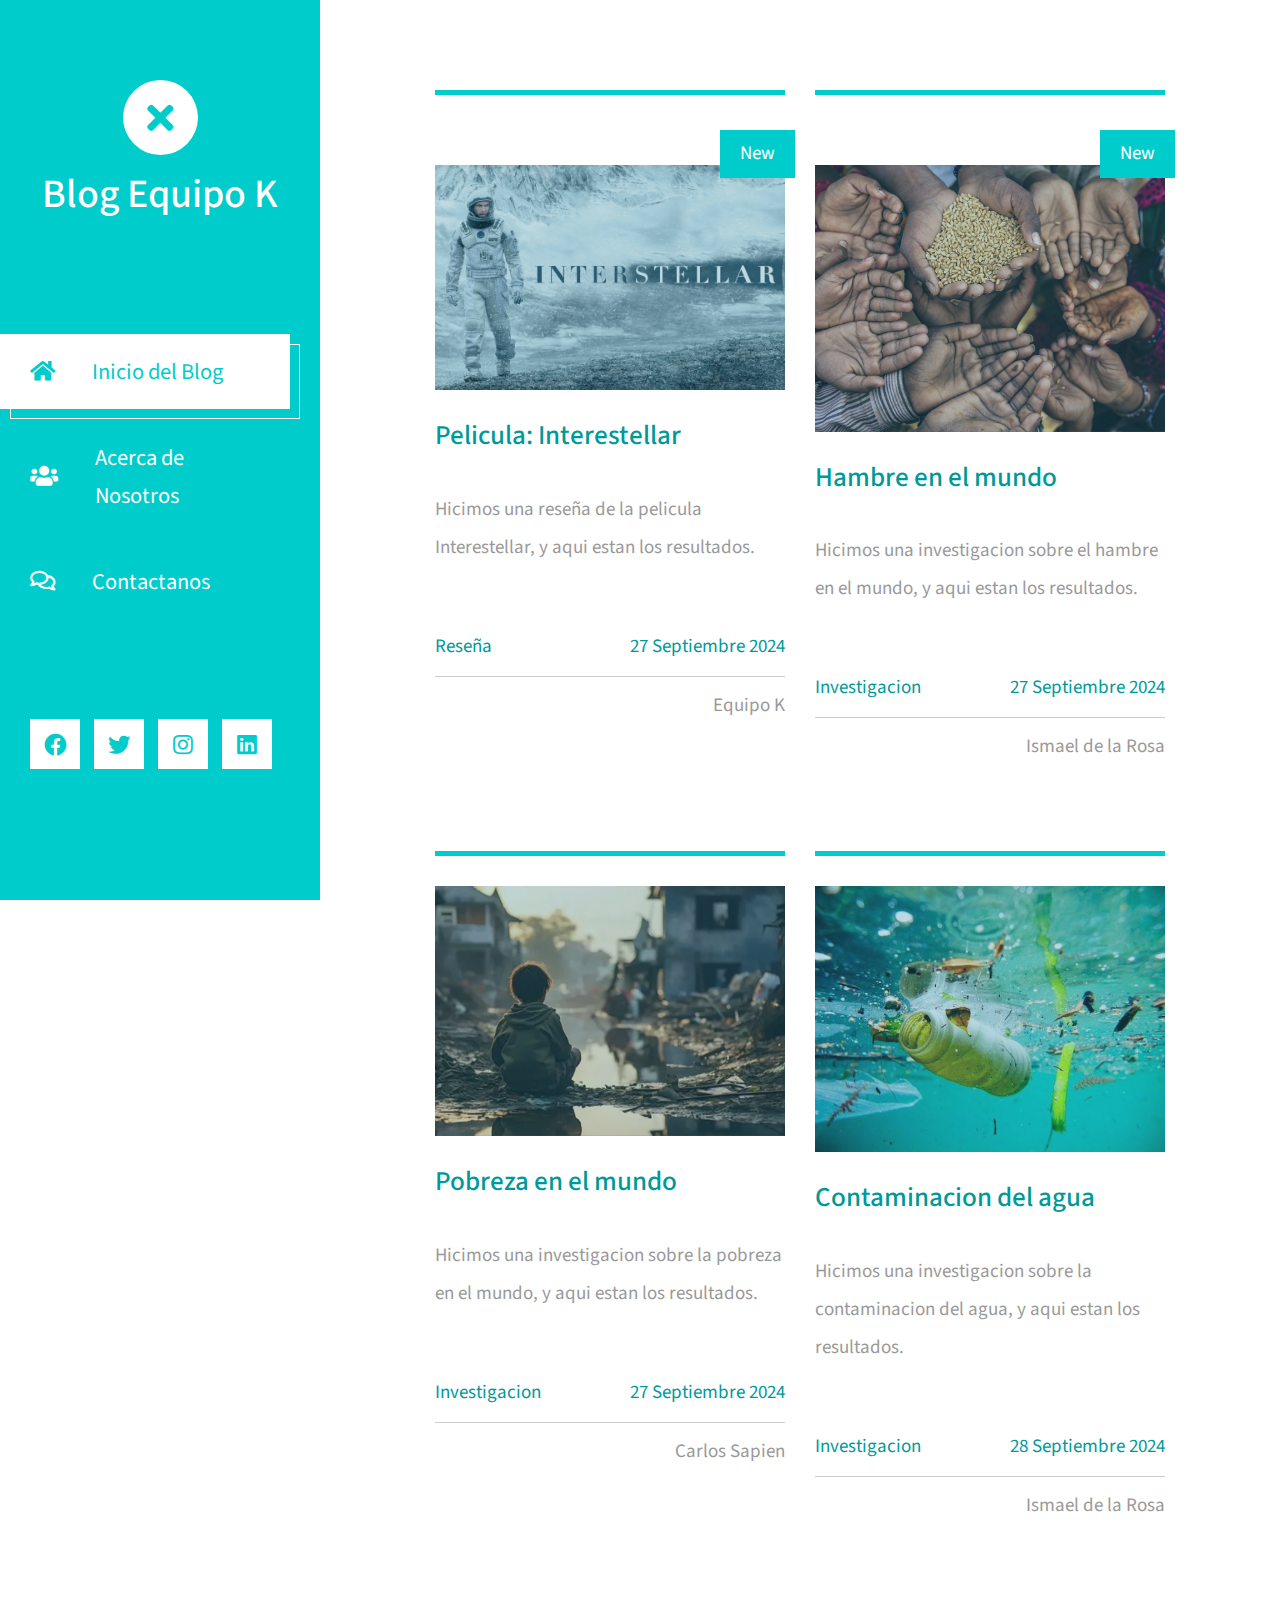
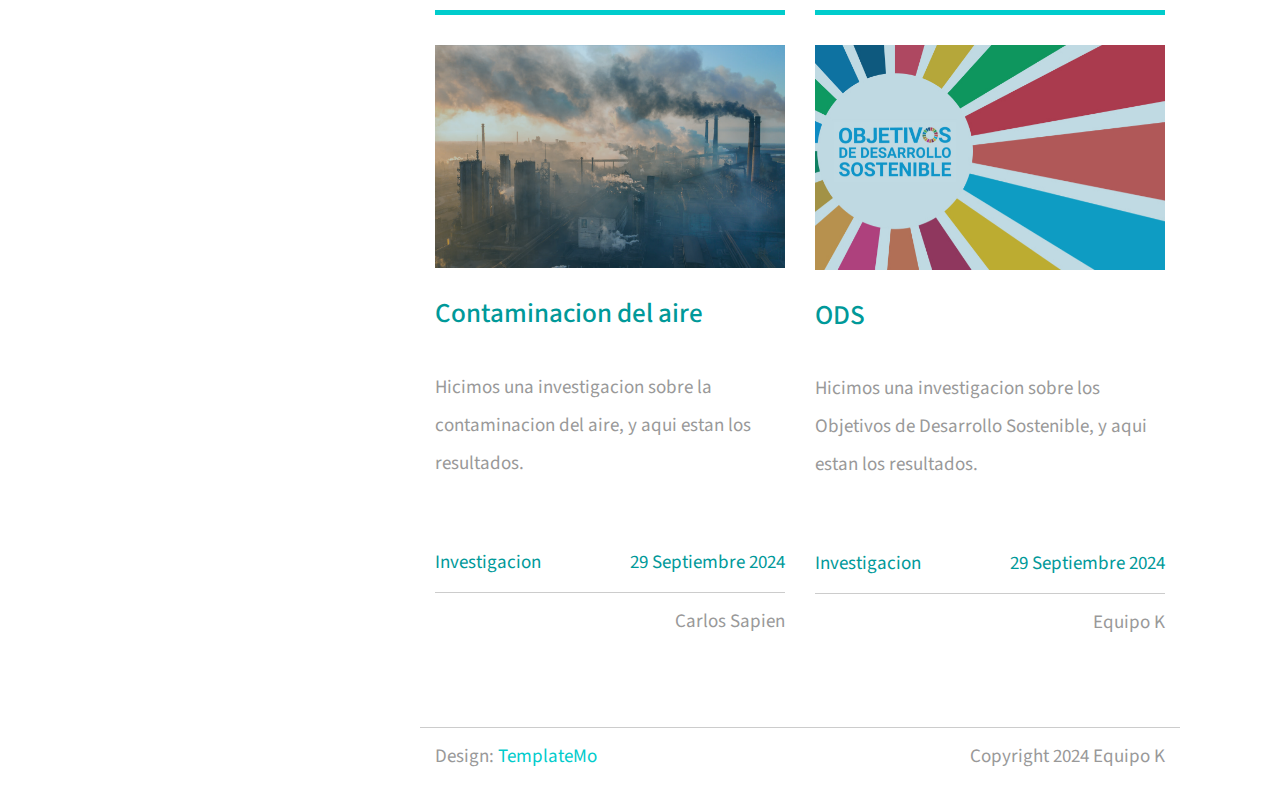
<file: index.html>
<!DOCTYPE html>
<html lang="en">
<head>
	<meta charset="UTF-8">
	<meta name="viewport" content="width=device-width, initial-scale=1.0">
	<title>Xtra Blog</title>
	<link rel="stylesheet" href="fontawesome/css/all.min.css"> <!-- https://fontawesome.com/ -->
	<link href="https://fonts.googleapis.com/css2?family=Source+Sans+Pro&display=swap" rel="stylesheet"> <!-- https://fonts.google.com/ -->
    <link href="css/bootstrap.min.css" rel="stylesheet">
    <link href="css/templatemo-xtra-blog.css" rel="stylesheet">
<!--
    
TemplateMo 553 Xtra Blog

https://templatemo.com/tm-553-xtra-blog

-->
</head>
<body>
	<header class="tm-header" id="tm-header">
        <div class="tm-header-wrapper">
            <button class="navbar-toggler" type="button" aria-label="Toggle navigation">
                <i class="fas fa-bars"></i>
            </button>
            <div class="tm-site-header">
                <div class="mb-3 mx-auto tm-site-logo"><i class="fas fa-times fa-2x"></i></div>            
                <h1 class="text-center">Blog Equipo K</h1>
            </div>
            <nav class="tm-nav" id="tm-nav">            
                <ul>
                    <li class="tm-nav-item active"><a href="index.html" class="tm-nav-link">
                        <i class="fas fa-home"></i>
                        Inicio del Blog
                    </a></li>
                    <li class="tm-nav-item"><a href="about.html" class="tm-nav-link">
                        <i class="fas fa-users"></i>
                        Acerca de Nosotros
                    </a></li>
                    <li class="tm-nav-item"><a href="contact.html" class="tm-nav-link">
                        <i class="far fa-comments"></i>
                        Contactanos
                    </a></li>
                </ul>
            </nav>
            <div class="tm-mb-65">
                <a rel="nofollow" href="https://fb.com" class="tm-social-link">
                    <i class="fab fa-facebook tm-social-icon"></i>
                </a>
                <a href="https://twitter.com" class="tm-social-link">
                    <i class="fab fa-twitter tm-social-icon"></i>
                </a>
                <a href="https://instagram.com" class="tm-social-link">
                    <i class="fab fa-instagram tm-social-icon"></i>
                </a>
                <a href="https://linkedin.com" class="tm-social-link">
                    <i class="fab fa-linkedin tm-social-icon"></i>
                </a>
            </div>
        </div>
    </header>
    <div class="container-fluid">
        <main class="tm-main">           
            <div class="row tm-row">
                <article class="col-12 col-md-6 tm-post">
                    <hr class="tm-hr-primary">
                    <a href="posts/lectura.html" class="effect-lily tm-post-link tm-pt-60">
                        <div class="tm-post-link-inner">
                            <img src="img/interestellar.avif" alt="Image" class="img-fluid">                            
                        </div>
                        <span class="position-absolute tm-new-badge">New</span>
                        <h2 class="tm-pt-30 tm-color-primary tm-post-title">Pelicula: Interestellar</h2>
                    </a>                    
                    <p class="tm-pt-30">
                        Hicimos una reseña de la pelicula Interestellar, y aqui estan los resultados.
                    </p>
                    <div class="d-flex justify-content-between tm-pt-45">
                        <span class="tm-color-primary">Reseña</span>
                        <span class="tm-color-primary">27 Septiembre 2024</span>
                    </div>
                    <hr>
                    <div class="d-flex justify-content-between">
                        <span></span>
                        <span>Equipo K</span>
                    </div>
                </article>
                <article class="col-12 col-md-6 tm-post">
                    <hr class="tm-hr-primary">
                    <a href="posts/hambre.html" class="effect-lily tm-post-link tm-pt-60">
                        <div class=" tm-post-link-inner">
                            <img src="img/hambre.jpeg" alt="Image" class="img-fluid">                            
                        </div>
                        <span class="position-absolute tm-new-badge">New</span>
                        <h2 class="tm-pt-30 tm-color-primary tm-post-title">Hambre en el mundo</h2>
                    </a>                    
                    <p class="tm-pt-30">
                        Hicimos una investigacion sobre el hambre en el mundo, y aqui estan los resultados.
                    </p>
                    <div class="d-flex justify-content-between tm-pt-45">
                        <span class="tm-color-primary">Investigacion</span>
                        <span class="tm-color-primary">27 Septiembre 2024</span>
                    </div>
                    <hr>
                    <div class="d-flex justify-content-between">
                        <span></span>
                        <span>Ismael de la Rosa</span>
                    </div>
                </article>
                <article class="col-12 col-md-6 tm-post">
                    <hr class="tm-hr-primary">
                    <a href="posts/pobreza.html" class="effect-lily tm-post-link tm-pt-20">
                        <div class="tm-post-link-inner">
                            <img src="img/pobreza.webp" alt="Image" class="img-fluid">
                        </div>
                        <h2 class="tm-pt-30 tm-color-primary tm-post-title">Pobreza en el mundo</h2>
                    </a>                    
                    <p class="tm-pt-30">
                        Hicimos una investigacion sobre la pobreza en el mundo, y aqui estan los resultados.
                    </p>
                    <div class="d-flex justify-content-between tm-pt-45">
                        <span class="tm-color-primary">Investigacion</span>
                        <span class="tm-color-primary">27 Septiembre 2024</span>
                    </div>
                    <hr>
                    <div class="d-flex justify-content-between">
                        <span></span>
                        <span>Carlos Sapien</span>
                    </div>
                </article>
                <article class="col-12 col-md-6 tm-post">
                    <hr class="tm-hr-primary">
                    <a href="posts/contAgua.html" class="effect-lily tm-post-link tm-pt-20">
                        <div class="tm-post-link-inner">
                            <img src="img/contAgua.jpg" alt="Image" class="img-fluid">
                        </div>
                        <h2 class="tm-pt-30 tm-color-primary tm-post-title">Contaminacion del agua</h2>
                    </a>                    
                    <p class="tm-pt-30">
                        Hicimos una investigacion sobre la contaminacion del agua, y aqui estan los resultados.    
                    </p>
                    <div class="d-flex justify-content-between tm-pt-45">
                        <span class="tm-color-primary">Investigacion</span>
                        <span class="tm-color-primary">28 Septiembre 2024</span>
                    </div>
                    <hr>
                    <div class="d-flex justify-content-between">
                        <span></span>
                        <span>Ismael de la Rosa</span>
                    </div>
                </article>
                <article class="col-12 col-md-6 tm-post">
                    <hr class="tm-hr-primary">
                    <a href="posts/contAire.html" class="effect-lily tm-post-link tm-pt-20">
                        <div class="tm-post-link-inner">
                            <img src="img/contAire.jpg" alt="Image" class="img-fluid">
                        </div>
                        <h2 class="tm-pt-30 tm-color-primary tm-post-title">Contaminacion del aire</h2>
                    </a>                    
                    <p class="tm-pt-30">
                        Hicimos una investigacion sobre la contaminacion del aire, y aqui estan los resultados.    
                    </p>
                    <div class="d-flex justify-content-between tm-pt-45">
                        <span class="tm-color-primary">Investigacion</span>
                        <span class="tm-color-primary">29 Septiembre 2024</span>
                    </div>
                    <hr>
                    <div class="d-flex justify-content-between">
                        <span></span>
                        <span>Carlos Sapien</span>
                    </div>
                </article>
                <article class="col-12 col-md-6 tm-post">
                    <hr class="tm-hr-primary">
                    <a href="posts/ODS.html" class="effect-lily tm-post-link tm-pt-20">
                        <div class="tm-post-link-inner">
                            <img src="img/ods.jpg" alt="Image" class="img-fluid">
                        </div>
                        <h2 class="tm-pt-30 tm-color-primary tm-post-title">ODS</h2>
                    </a>                    
                    <p class="tm-pt-30">
                        Hicimos una investigacion sobre los Objetivos de Desarrollo Sostenible, y aqui estan los resultados.    
                    </p>
                    <div class="d-flex justify-content-between tm-pt-45">
                        <span class="tm-color-primary">Investigacion</span>
                        <span class="tm-color-primary">29 Septiembre 2024</span>
                    </div>
                    <hr>
                    <div class="d-flex justify-content-between">
                        <span></span>
                        <span>Equipo K</span>
                    </div>
                </article>
            </div>        
            <footer class="row tm-row">
                <hr class="col-12">
                <div class="col-md-6 col-12 tm-color-gray">
                    Design: <a rel="nofollow" target="_parent" href="https://templatemo.com" class="tm-external-link">TemplateMo</a>
                </div>
                <div class="col-md-6 col-12 tm-color-gray tm-copyright">
                    Copyright 2024 Equipo K
                </div>
            </footer>
        </main>
    </div>
    <script src="js/jquery.min.js"></script>
    <script src="js/templatemo-script.js"></script>
</body>
</html>
</file>
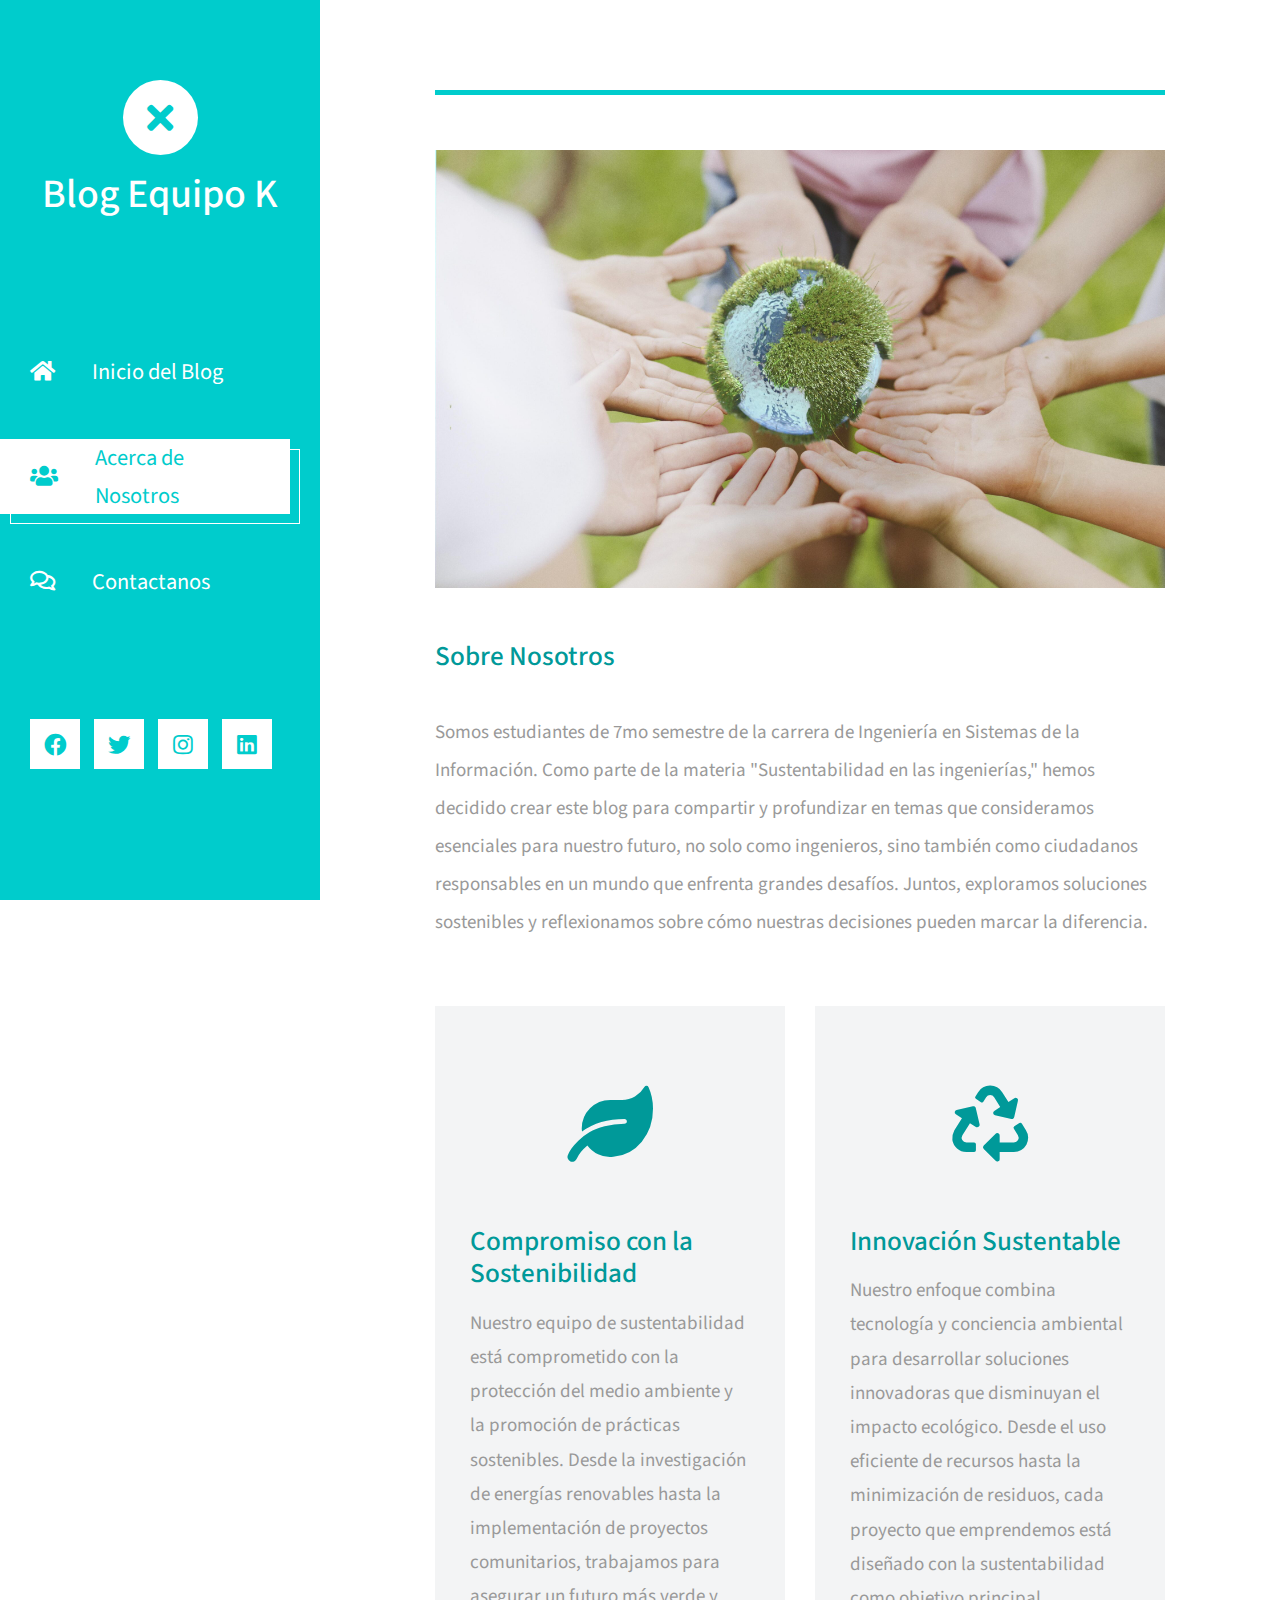
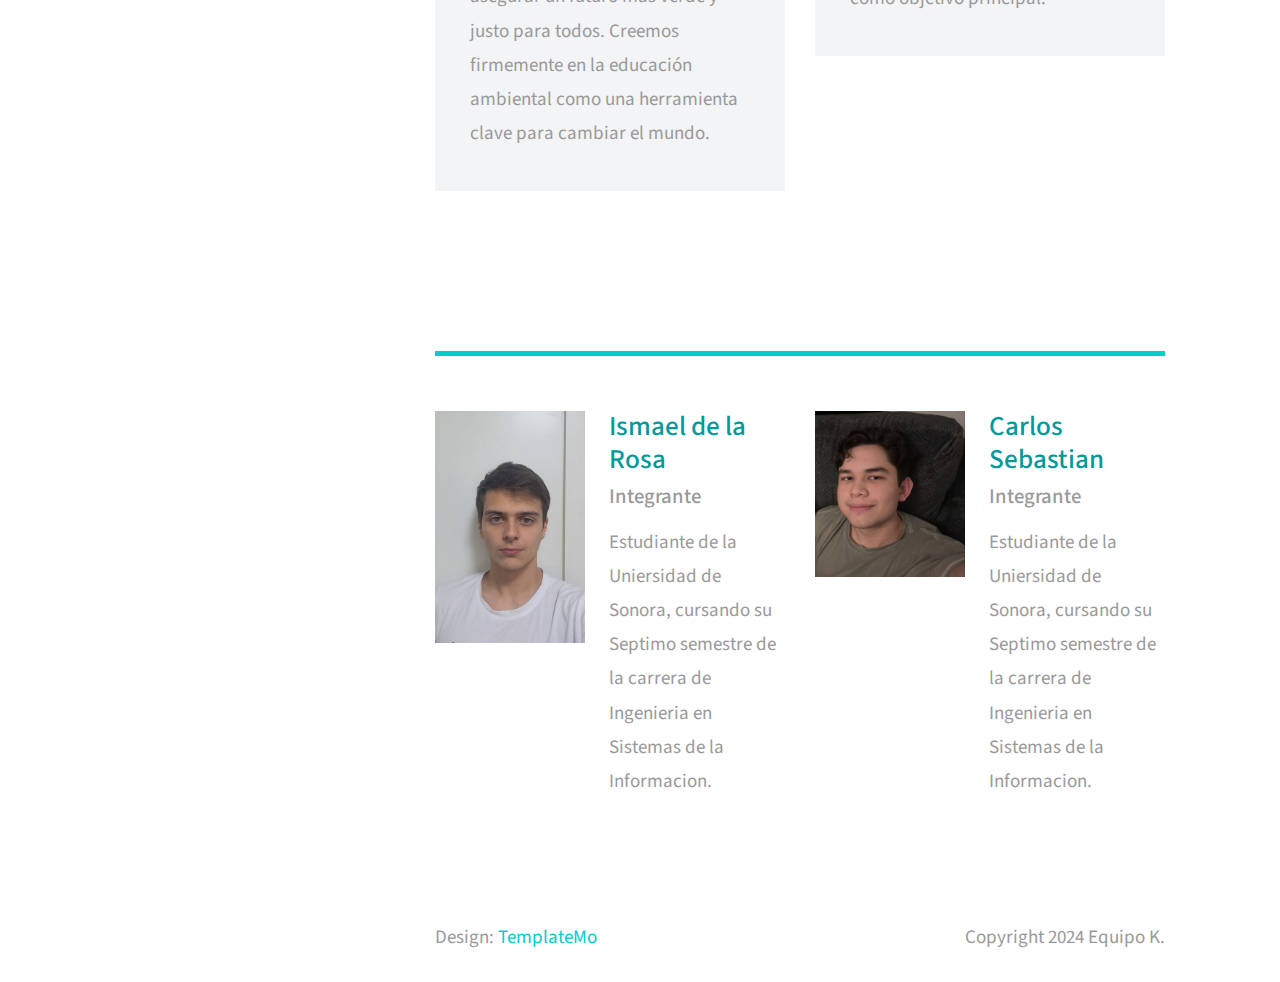
<file: about.html>
<!DOCTYPE html>
<html lang="en">
<head>
	<meta charset="UTF-8">
	<meta name="viewport" content="width=device-width, initial-scale=1.0">
	<title>Xtra Blog</title>
	<link rel="stylesheet" href="fontawesome/css/all.min.css"> <!-- https://fontawesome.com/ -->
	<link href="https://fonts.googleapis.com/css2?family=Source+Sans+Pro&display=swap" rel="stylesheet"> <!-- https://fonts.google.com/ -->
    <link href="css/bootstrap.min.css" rel="stylesheet">
    <link href="css/templatemo-xtra-blog.css" rel="stylesheet">
<!--
    
TemplateMo 553 Xtra Blog

https://templatemo.com/tm-553-xtra-blog

-->
</head>
<body>
	<header class="tm-header" id="tm-header">
        <div class="tm-header-wrapper">
            <button class="navbar-toggler" type="button" aria-label="Toggle navigation">
                <i class="fas fa-bars"></i>
            </button>
            <div class="tm-site-header">
                <div class="mb-3 mx-auto tm-site-logo"><i class="fas fa-times fa-2x"></i></div>            
                <h1 class="text-center">Blog Equipo K</h1>
            </div>
            <nav class="tm-nav" id="tm-nav">            
                <ul>
                    <li class="tm-nav-item"><a href="index.html" class="tm-nav-link">
                        <i class="fas fa-home"></i>
                        Inicio del Blog
                    </a></li>
                    <li class="tm-nav-item active"><a href="about.html" class="tm-nav-link">
                        <i class="fas fa-users"></i>
                        Acerca de Nosotros
                    </a></li>
                    <li class="tm-nav-item"><a href="contact.html" class="tm-nav-link">
                        <i class="far fa-comments"></i>
                        Contactanos
                    </a></li>
                </ul>
            </nav>
            <div class="tm-mb-65">
                <a href="https://facebook.com" class="tm-social-link">
                    <i class="fab fa-facebook tm-social-icon"></i>
                </a>
                <a href="https://twitter.com" class="tm-social-link">
                    <i class="fab fa-twitter tm-social-icon"></i>
                </a>
                <a href="https://instagram.com" class="tm-social-link">
                    <i class="fab fa-instagram tm-social-icon"></i>
                </a>
                <a href="https://linkedin.com" class="tm-social-link">
                    <i class="fab fa-linkedin tm-social-icon"></i>
                </a>
            </div>
        </div>
    </header>
    <div class="container-fluid">
        <main class="tm-main">           
            <div class="row tm-row tm-mb-45">
                <div class="col-12">
                    <hr class="tm-hr-primary tm-mb-55">
                    <img src="img/sustentabilidad.jpg" alt="Image" class="img-fluid">
                </div>
            </div>
            <div class="row tm-row tm-mb-40">
                <div class="col-12">                    
                    <div class="mb-4">
                        <h2 class="pt-2 tm-mb-40 tm-color-primary tm-post-title">Sobre Nosotros</h2>
                        <p>
                            Somos estudiantes de 7mo semestre de la carrera de Ingeniería en Sistemas de la Información. Como parte de la materia "Sustentabilidad en las ingenierías," hemos decidido crear este blog para compartir y profundizar en temas que consideramos esenciales para nuestro futuro, no solo como ingenieros, sino también como ciudadanos responsables en un mundo que enfrenta grandes desafíos. Juntos, exploramos soluciones sostenibles y reflexionamos sobre cómo nuestras decisiones pueden marcar la diferencia.    
                        </p>                            
                    </div>                    
                </div>
            </div>
            <div class="row tm-row tm-mb-120">
                <div class="col-lg-4 tm-about-col">
                    <div class="tm-bg-gray tm-about-pad">
                        <div class="text-center tm-mt-40 tm-mb-60">
                            <i class="fas fa-leaf fa-4x tm-color-primary"></i>
                        </div>
                        <h2 class="mb-3 tm-color-primary tm-post-title">Compromiso con la Sostenibilidad</h2>
                        <p class="mb-0 tm-line-height-short">
                            Nuestro equipo de sustentabilidad está comprometido con la protección del medio ambiente y la promoción de prácticas sostenibles. 
                            Desde la investigación de energías renovables hasta la implementación de proyectos comunitarios, trabajamos para asegurar un futuro más verde y justo para todos. 
                            Creemos firmemente en la educación ambiental como una herramienta clave para cambiar el mundo.
                        </p>
                    </div>
                </div>
                <div class="col-lg-4 tm-about-col">
                    <div class="tm-bg-gray tm-about-pad">
                        <div class="text-center tm-mt-40 tm-mb-60">
                            <i class="fas fa-recycle fa-4x tm-color-primary"></i>
                        </div>
                        <h2 class="mb-3 tm-color-primary tm-post-title">Innovación Sustentable</h2>
                        <p class="mb-0 tm-line-height-short">
                            Nuestro enfoque combina tecnología y conciencia ambiental para desarrollar soluciones innovadoras que disminuyan el impacto ecológico. 
                            Desde el uso eficiente de recursos hasta la minimización de residuos, cada proyecto que emprendemos está diseñado con la sustentabilidad como objetivo principal. 
                        </p>
                    </div>
                </div>                
            </div>            
            <div class="row tm-row tm-mb-60">
                <div class="col-12">
                    <hr class="tm-hr-primary  tm-mb-55">
                </div>                
                <div class="col-lg-6 tm-mb-60 tm-person-col">
                    <div class="media tm-person">
                        <img src="img/Ismael.jpeg" alt="Image" class="img-fluid mr-4">
                        <div class="media-body">
                            <h2 class="tm-color-primary tm-post-title mb-2">Ismael de la Rosa</h2>
                            <h3 class="tm-h3 mb-3">Integrante</h3>
                            <p class="mb-0 tm-line-height-short">
                                Estudiante de la Uniersidad de Sonora, cursando su Septimo semestre de la carrera de Ingenieria en Sistemas de la Informacion.
                            </p>
                        </div>
                    </div>
                </div>
                <div class="col-lg-6 tm-mb-60 tm-person-col">
                    <div class="media tm-person">
                        <img src="img/carlos.jpeg" alt="Image" class="img-fluid mr-4">
                        <div class="media-body">
                            <h2 class="tm-color-primary tm-post-title mb-2">Carlos Sebastian</h2>
                            <h3 class="tm-h3 mb-3">Integrante</h3>
                            <p class="mb-0 tm-line-height-short">
                                Estudiante de la Uniersidad de Sonora, cursando su Septimo semestre de la carrera de Ingenieria en Sistemas de la Informacion.
                            </p>
                        </div>
                    </div>
                </div>
            </div>        
            <footer class="row tm-row">
                <div class="col-md-6 col-12 tm-color-gray">
                    Design: <a rel="nofollow" target="_parent" href="https://templatemo.com" class="tm-external-link">TemplateMo</a>
                </div>
                <div class="col-md-6 col-12 tm-color-gray tm-copyright">
                    Copyright 2024 Equipo K.
                </div>
            </footer>
        </main>
    </div>
    <script src="js/jquery.min.js"></script>
    <script src="js/templatemo-script.js"></script>
</body>
</html>
</file>
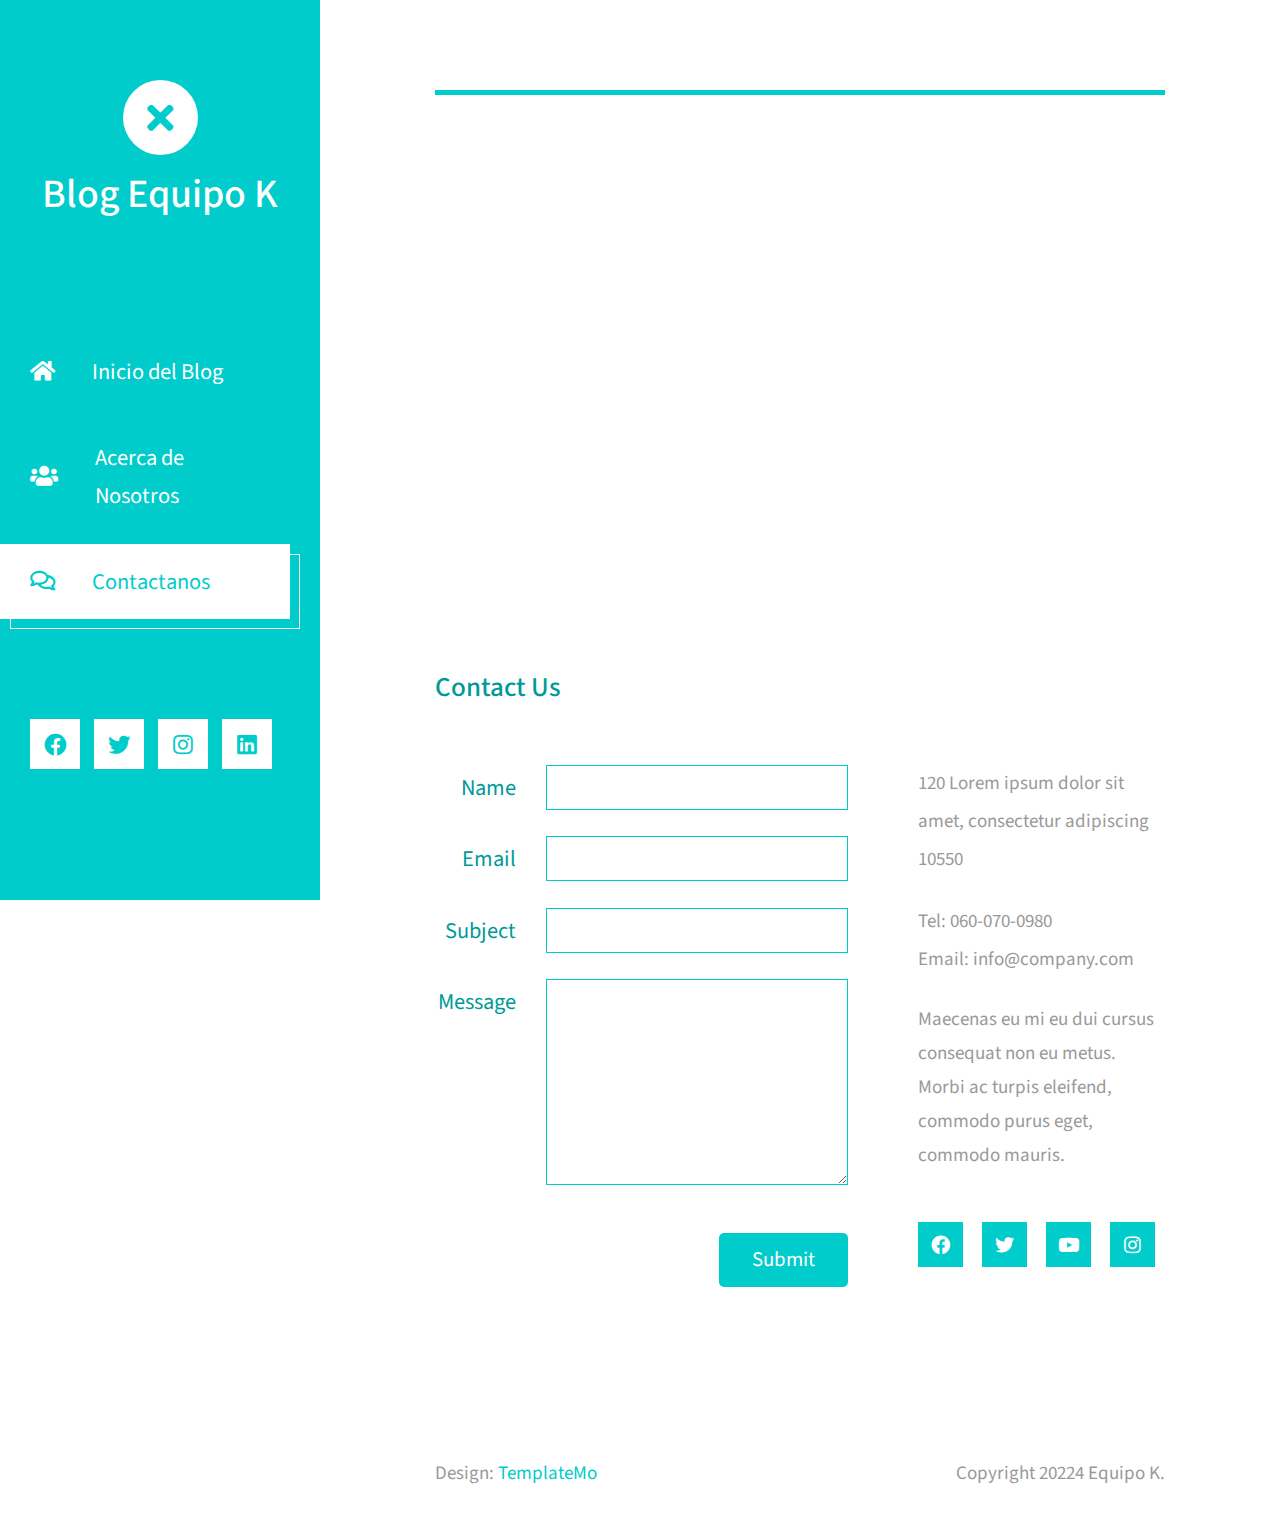
<file: contact.html>
<!DOCTYPE html>
<html lang="en">
<head>
	<meta charset="UTF-8">
	<meta name="viewport" content="width=device-width, initial-scale=1.0">
	<title>Xtra Blog</title>
	<link rel="stylesheet" href="fontawesome/css/all.min.css"> <!-- https://fontawesome.com/ -->
	<link href="https://fonts.googleapis.com/css2?family=Source+Sans+Pro&display=swap" rel="stylesheet"> <!-- https://fonts.google.com/ -->
    <link href="css/bootstrap.min.css" rel="stylesheet">
    <link href="css/templatemo-xtra-blog.css" rel="stylesheet">
<!--
    
TemplateMo 553 Xtra Blog

https://templatemo.com/tm-553-xtra-blog

-->
</head>
<body>
	<header class="tm-header" id="tm-header">
        <div class="tm-header-wrapper">
            <button class="navbar-toggler" type="button" aria-label="Toggle navigation">
                <i class="fas fa-bars"></i>
            </button>
            <div class="tm-site-header">
                <div class="mb-3 mx-auto tm-site-logo"><i class="fas fa-times fa-2x"></i></div>            
                <h1 class="text-center">Blog Equipo K</h1>
            </div>
            <nav class="tm-nav" id="tm-nav">            
                <ul>
                    <li class="tm-nav-item"><a href="index.html" class="tm-nav-link">
                        <i class="fas fa-home"></i>
                        Inicio del Blog
                    </a></li>
                    <li class="tm-nav-item"><a href="about.html" class="tm-nav-link">
                        <i class="fas fa-users"></i>
                        Acerca de Nosotros
                    </a></li>
                    <li class="tm-nav-item active"><a href="contact.html" class="tm-nav-link">
                        <i class="far fa-comments"></i>
                        Contactanos
                    </a></li>
                </ul>
            </nav>
            <div class="tm-mb-65">
                <a href="https://facebook.com" class="tm-social-link">
                    <i class="fab fa-facebook tm-social-icon"></i>
                </a>
                <a href="https://twitter.com" class="tm-social-link">
                    <i class="fab fa-twitter tm-social-icon"></i>
                </a>
                <a href="https://instagram.com" class="tm-social-link">
                    <i class="fab fa-instagram tm-social-icon"></i>
                </a>
                <a href="https://linkedin.com" class="tm-social-link">
                    <i class="fab fa-linkedin tm-social-icon"></i>
                </a>
            </div>
        </div>
    </header>
    <div class="container-fluid">
        <main class="tm-main">            
            <div class="row tm-row tm-mb-45">
                <div class="col-12">
                    <hr class="tm-hr-primary tm-mb-55">
                    <div class="gmap_canvas"> <!-- Google Map -->
                        <iframe width="100%" height="477" id="gmap_canvas"
                            src="https://www.google.com/maps/embed?pb=!1m18!1m12!1m3!1d3486.7518806732837!2d-110.96293702448256!3d29.083476075421526!2m3!1f0!2f0!3f0!3m2!1i1024!2i768!4f13.1!3m3!1m2!1s0x86ce8447973925f7%3A0xcf527709b7555a3!2sUniversidad%20de%20Sonora!5e0!3m2!1sen!2smx!4v1727460644821!5m2!1sen!2smx" 
                            frameborder="0" scrolling="no" marginheight="0" marginwidth="0"></iframe>
                    </div>
                </div>                
            </div>
            <div class="row tm-row tm-mb-120">
                <div class="col-12">
                    <h2 class="tm-color-primary tm-post-title tm-mb-60">Contact Us</h2>
                </div>
                <div class="col-lg-7 tm-contact-left">
                    <form method="POST" action="" class="mb-5 ml-auto mr-0 tm-contact-form">                        
                        <div class="form-group row mb-4">
                            <label for="name" class="col-sm-3 col-form-label text-right tm-color-primary">Name</label>
                            <div class="col-sm-9">
                                <input class="form-control mr-0 ml-auto" name="name" id="name" type="text" required>                            
                            </div>
                        </div>
                        <div class="form-group row mb-4">
                            <label for="email" class="col-sm-3 col-form-label text-right tm-color-primary">Email</label>
                            <div class="col-sm-9">
                                <input class="form-control mr-0 ml-auto" name="email" id="email" type="email" required>
                            </div>
                        </div>
                        <div class="form-group row mb-4">
                            <label for="subject" class="col-sm-3 col-form-label text-right tm-color-primary">Subject</label>
                            <div class="col-sm-9">
                                <input class="form-control mr-0 ml-auto" name="subject" id="subject" type="text" required>
                            </div>
                        </div>
                        <div class="form-group row mb-5">
                            <label for="message" class="col-sm-3 col-form-label text-right tm-color-primary">Message</label>
                            <div class="col-sm-9">
                                <textarea class="form-control mr-0 ml-auto" name="message" id="message" rows="8" required></textarea>                                
                            </div>
                        </div>
                        <div class="form-group row text-right">
                            <div class="col-12">
                                <button class="tm-btn tm-btn-primary tm-btn-small">Submit</button>                        
                            </div>                            
                        </div>                                
                    </form>
                </div>
                <div class="col-lg-5 tm-contact-right">
                    <address class="mb-4 tm-color-gray">
                        120 Lorem ipsum dolor sit amet,
                        consectetur adipiscing 10550
                    </address>
                    <span class="d-block">
                        Tel:
                        <a href="tel:060-070-0980" class="tm-color-gray">060-070-0980</a>
                    </span>
                    <span class="mb-4 d-block">
                        Email:
                        <a href="mailto:info@company.com" class="tm-color-gray">info@company.com</a>
                    </span>
                    <p class="mb-5 tm-line-height-short">
                        Maecenas eu mi eu dui cursus
                        consequat non eu metus. Morbi ac
                        turpis eleifend, commodo purus
                        eget, commodo mauris.
                    </p>
                    <ul class="tm-social-links">
                        <li class="mb-2">
                            <a href="https://facebook.com" class="d-flex align-items-center justify-content-center">
                                <i class="fab fa-facebook"></i>
                            </a>
                        </li>
                        <li class="mb-2">
                            <a href="https://twitter.com" class="d-flex align-items-center justify-content-center">
                                <i class="fab fa-twitter"></i>
                            </a>
                        </li>
                        <li class="mb-2">
                            <a href="https://youtube.com" class="d-flex align-items-center justify-content-center">
                                <i class="fab fa-youtube"></i>
                            </a>
                        </li>
                        <li class="mb-2">
                            <a href="https://instagram.com" class="d-flex align-items-center justify-content-center mr-0">
                                <i class="fab fa-instagram"></i>
                            </a>
                        </li>
                    </ul>
                </div>
            </div>      
            <footer class="row tm-row">
                <div class="col-md-6 col-12 tm-color-gray">
                    Design: <a rel="nofollow" target="_parent" href="https://templatemo.com" class="tm-external-link">TemplateMo</a>
                </div>
                <div class="col-md-6 col-12 tm-color-gray tm-copyright">
                    Copyright 20224 Equipo K.
                </div>
            </footer>
        </main>
    </div>
    <script src="js/jquery.min.js"></script>
    <script src="js/templatemo-script.js"></script>
</body>
</html>
</file>
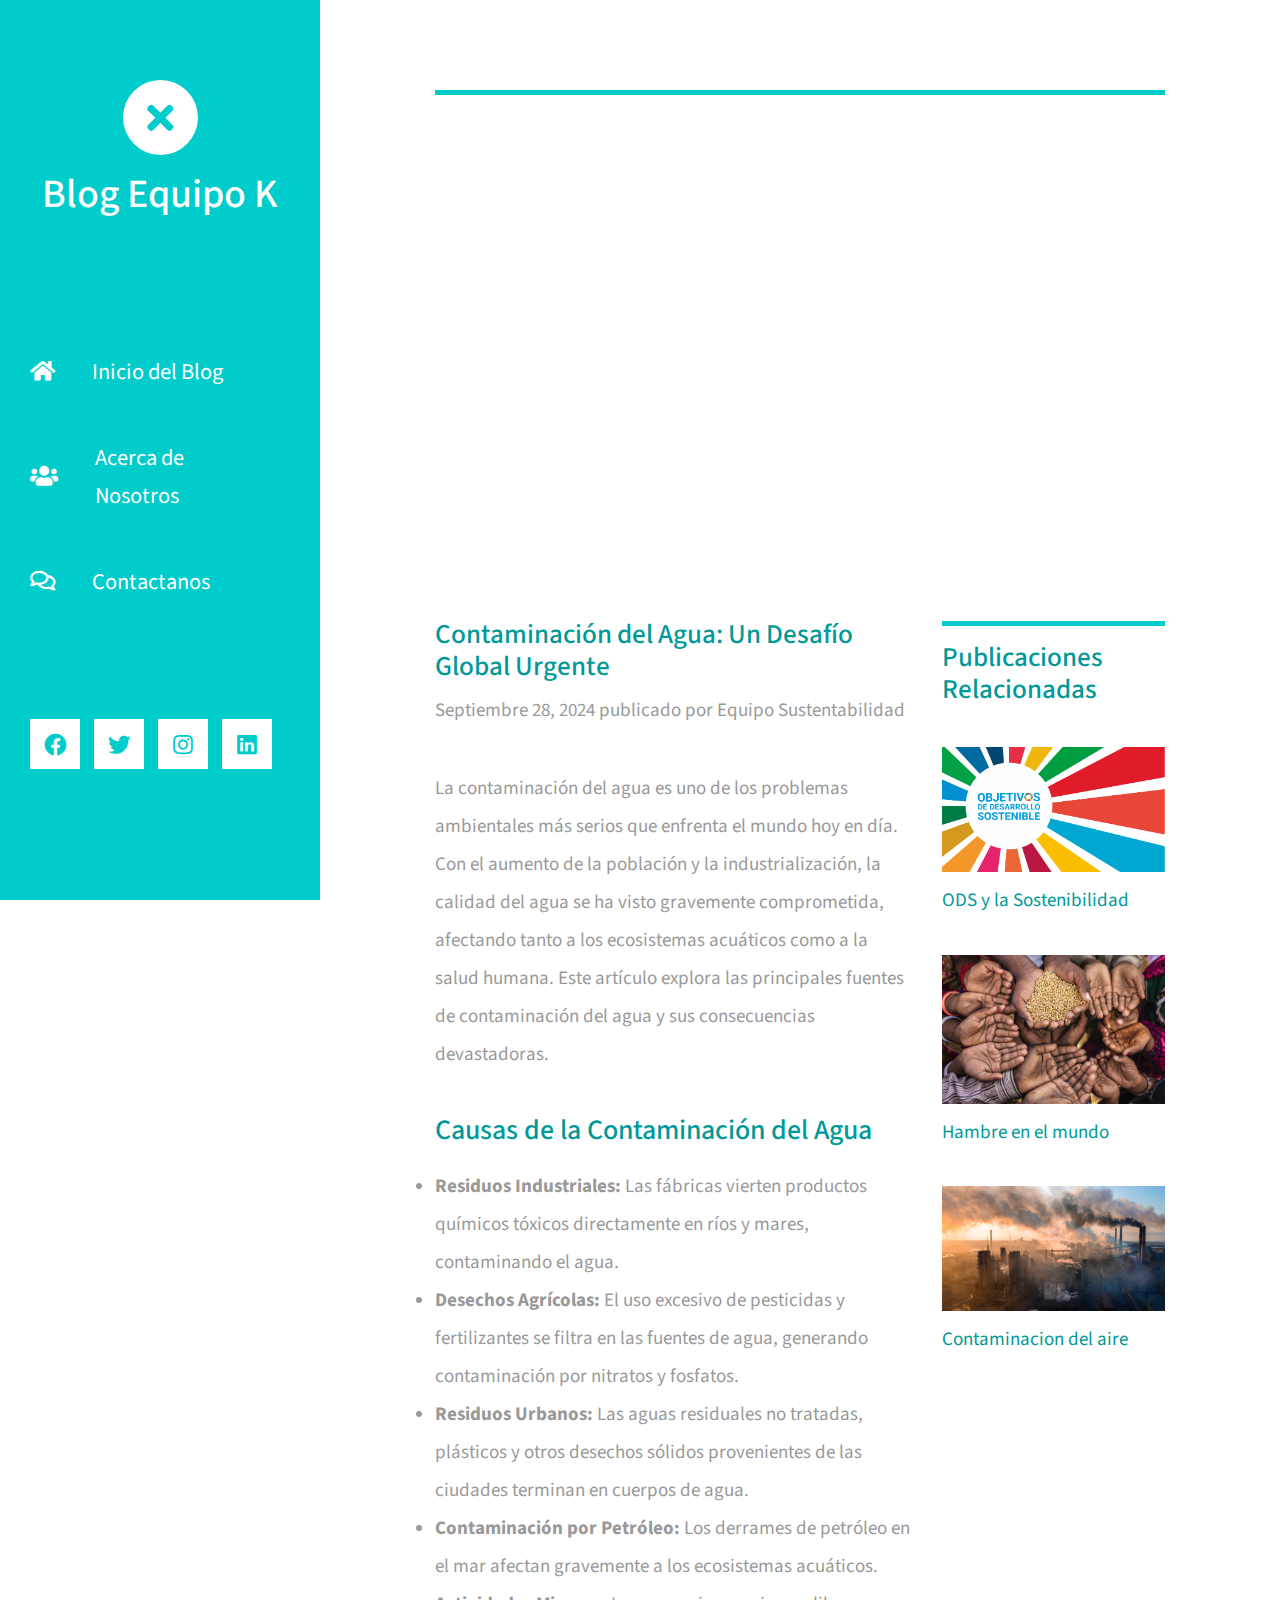
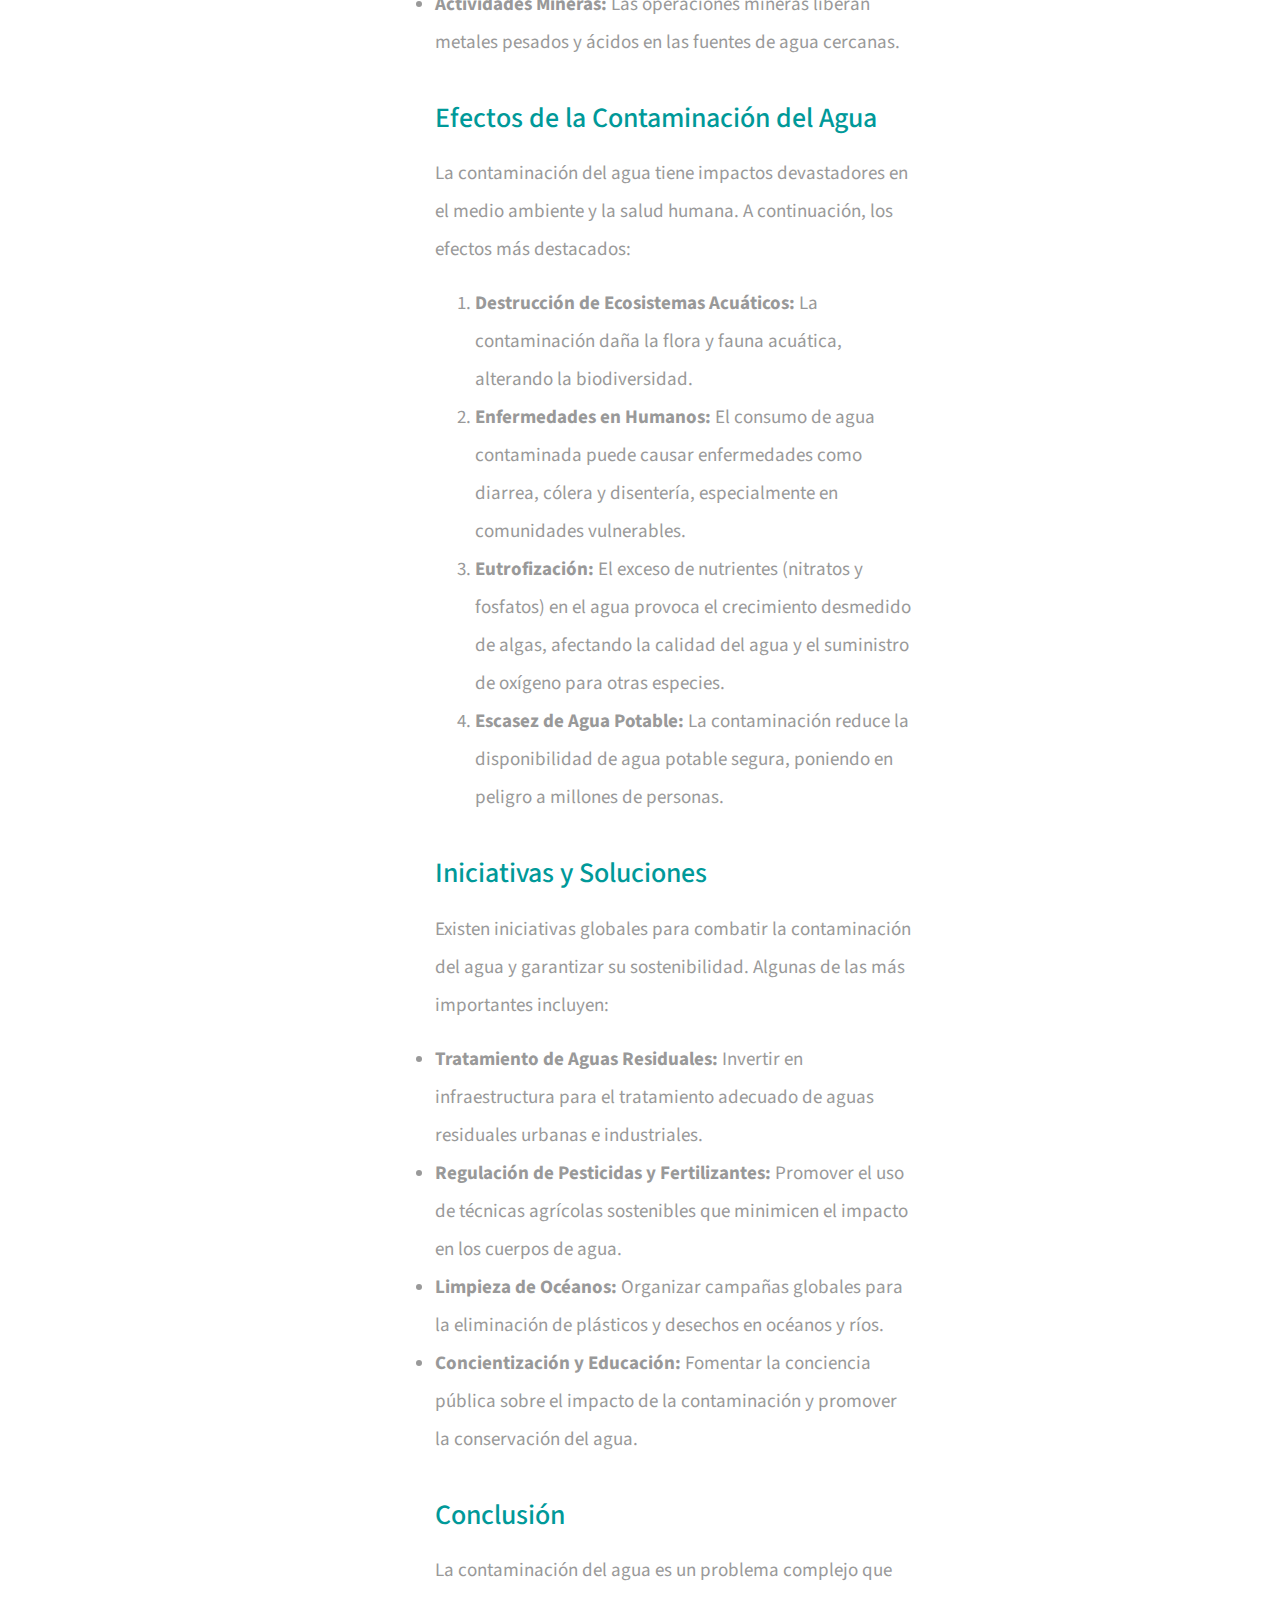
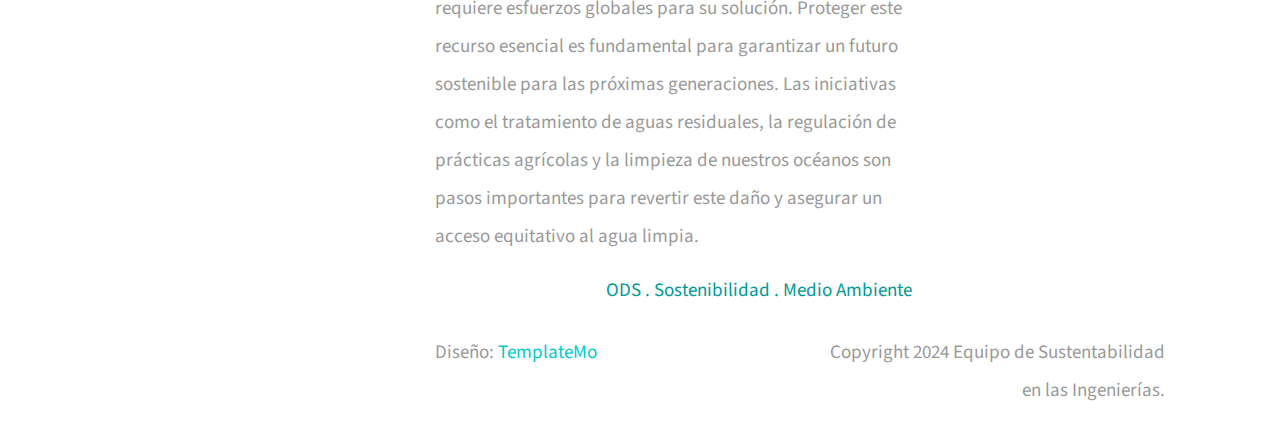
<file: posts/contAgua.html>
<!DOCTYPE html>
<html lang="en">
<head>
    <meta charset="UTF-8">
    <meta name="viewport" content="width=device-width, initial-scale=1.0">
    <title>Xtra Blog</title>
    <link rel="stylesheet" href="../fontawesome/css/all.min.css"> <!-- https://fontawesome.com/ -->
    <link href="https://fonts.googleapis.com/css2?family=Source+Sans+Pro&display=swap" rel="stylesheet">
    <link href="../css/bootstrap.min.css" rel="stylesheet">
    <link href="../css/templatemo-xtra-blog.css" rel="stylesheet">
<!--
    
TemplateMo 553 Xtra Blog

https://templatemo.com/tm-553-xtra-blog

-->
</head>
<body>
    <header class="tm-header" id="tm-header">
        <div class="tm-header-wrapper">
            <button class="navbar-toggler" type="button" aria-label="Toggle navigation">
                <i class="fas fa-bars"></i>
            </button>
            <div class="tm-site-header">
                <div class="mb-3 mx-auto tm-site-logo"><i class="fas fa-times fa-2x"></i></div>
                <h1 class="text-center">Blog Equipo K</h1>
            </div>
            <nav class="tm-nav" id="tm-nav">
                <ul>
                    <li class="tm-nav-item"><a href="../index.html" class="tm-nav-link">
                        <i class="fas fa-home"></i>
                        Inicio del Blog
                    </a></li>
                    <li class="tm-nav-item"><a href="../about.html" class="tm-nav-link">
                        <i class="fas fa-users"></i>
                        Acerca de Nosotros
                    </a></li>
                    <li class="tm-nav-item"><a href="../contact.html" class="tm-nav-link">
                        <i class="far fa-comments"></i>
                        Contactanos
                    </a></li>
                </ul>
            </nav>
            <div class="tm-mb-65">
                <a href="https://facebook.com" class="tm-social-link">
                    <i class="fab fa-facebook tm-social-icon"></i>
                </a>
                <a href="https://twitter.com" class="tm-social-link">
                    <i class="fab fa-twitter tm-social-icon"></i>
                </a>
                <a href="https://instagram.com" class="tm-social-link">
                    <i class="fab fa-instagram tm-social-icon"></i>
                </a>
                <a href="https://linkedin.com" class="tm-social-link">
                    <i class="fab fa-linkedin tm-social-icon"></i>
                </a>
            </div>
        </div>
    </header>
    <div class="container-fluid">
        <main class="tm-main">
            <div class="row tm-row">
                <div class="col-12">
                    <hr class="tm-hr-primary tm-mb-55">
                    <!-- Video player de YouTube con contenedor responsive -->
                    <div class="video-container">
                        <iframe src="https://www.youtube.com/embed/IMxOYSUSLmU" 
                                title="YouTube video player" frameborder="0" allow="accelerometer; autoplay; clipboard-write; encrypted-media; gyroscope; picture-in-picture; web-share" allowfullscreen>
                        </iframe>
                    </div>
                </div>                               
            </div>
            <div class="row tm-row">
                
                <div class="col-lg-8 tm-post-col">
                    <div class="tm-post-full">
                        <div class="mb-4">
                            <h2 class="pt-2 tm-color-primary tm-post-title">Contaminación del Agua: Un Desafío Global Urgente</h2>
                            <p class="tm-mb-40">Septiembre 28, 2024 publicado por Equipo Sustentabilidad</p>
                            <p>
                                La contaminación del agua es uno de los problemas ambientales más serios que enfrenta el mundo hoy en día. Con el aumento de la población y la industrialización, la calidad del agua se ha visto gravemente comprometida, afectando tanto a los ecosistemas acuáticos como a la salud humana. Este artículo explora las principales fuentes de contaminación del agua y sus consecuencias devastadoras.
                            </p>
                            <h3 class="tm-color-primary">Causas de la Contaminación del Agua</h3>
                            <ul>
                                <li><strong>Residuos Industriales:</strong> Las fábricas vierten productos químicos tóxicos directamente en ríos y mares, contaminando el agua.</li>
                                <li><strong>Desechos Agrícolas:</strong> El uso excesivo de pesticidas y fertilizantes se filtra en las fuentes de agua, generando contaminación por nitratos y fosfatos.</li>
                                <li><strong>Residuos Urbanos:</strong> Las aguas residuales no tratadas, plásticos y otros desechos sólidos provenientes de las ciudades terminan en cuerpos de agua.</li>
                                <li><strong>Contaminación por Petróleo:</strong> Los derrames de petróleo en el mar afectan gravemente a los ecosistemas acuáticos.</li>
                                <li><strong>Actividades Mineras:</strong> Las operaciones mineras liberan metales pesados y ácidos en las fuentes de agua cercanas.</li>
                            </ul>
                            <h3 class="tm-color-primary">Efectos de la Contaminación del Agua</h3>
                            <p>
                                La contaminación del agua tiene impactos devastadores en el medio ambiente y la salud humana. A continuación, los efectos más destacados:
                            </p>
                            <ol>
                                <li><strong>Destrucción de Ecosistemas Acuáticos:</strong> La contaminación daña la flora y fauna acuática, alterando la biodiversidad.</li>
                                <li><strong>Enfermedades en Humanos:</strong> El consumo de agua contaminada puede causar enfermedades como diarrea, cólera y disentería, especialmente en comunidades vulnerables.</li>
                                <li><strong>Eutrofización:</strong> El exceso de nutrientes (nitratos y fosfatos) en el agua provoca el crecimiento desmedido de algas, afectando la calidad del agua y el suministro de oxígeno para otras especies.</li>
                                <li><strong>Escasez de Agua Potable:</strong> La contaminación reduce la disponibilidad de agua potable segura, poniendo en peligro a millones de personas.</li>
                            </ol>
                            <h3 class="tm-color-primary">Iniciativas y Soluciones</h3>
                            <p>
                                Existen iniciativas globales para combatir la contaminación del agua y garantizar su sostenibilidad. Algunas de las más importantes incluyen:
                            </p>
                            <ul>
                                <li><strong>Tratamiento de Aguas Residuales:</strong> Invertir en infraestructura para el tratamiento adecuado de aguas residuales urbanas e industriales.</li>
                                <li><strong>Regulación de Pesticidas y Fertilizantes:</strong> Promover el uso de técnicas agrícolas sostenibles que minimicen el impacto en los cuerpos de agua.</li>
                                <li><strong>Limpieza de Océanos:</strong> Organizar campañas globales para la eliminación de plásticos y desechos en océanos y ríos.</li>
                                <li><strong>Concientización y Educación:</strong> Fomentar la conciencia pública sobre el impacto de la contaminación y promover la conservación del agua.</li>
                            </ul>
                            <h3 class="tm-color-primary">Conclusión</h3>
                            <p>
                                La contaminación del agua es un problema complejo que requiere esfuerzos globales para su solución. Proteger este recurso esencial es fundamental para garantizar un futuro sostenible para las próximas generaciones. Las iniciativas como el tratamiento de aguas residuales, la regulación de prácticas agrícolas y la limpieza de nuestros océanos son pasos importantes para revertir este daño y asegurar un acceso equitativo al agua limpia.
                            </p>
                            <span class="d-block text-right tm-color-primary">ODS . Sostenibilidad . Medio Ambiente</span>
                        </div>
                    </div>
                </div>
                
                
                <aside class="col-lg-4 tm-aside-col">
                    <div class="tm-post-sidebar">
                        <hr class="mb-3 tm-hr-primary">
                        <h2 class="tm-mb-40 tm-post-title tm-color-primary">Publicaciones Relacionadas</h2>
                        <a href="ods.html" class="d-block tm-mb-40">
                            <figure>
                                <img src="../img/ods.jpg" alt="Image" class="mb-3 img-fluid">
                                <figcaption class="tm-color-primary">ODS y la Sostenibilidad</figcaption>
                            </figure>
                        </a>
                        <a href="hambre.html" class="d-block tm-mb-40">
                            <figure>
                                <img src="../img/hambre.jpeg" alt="Image" class="mb-3 img-fluid">
                                <figcaption class="tm-color-primary">Hambre en el mundo</figcaption>
                            </figure>
                        </a>
                        <a href="contAire.html" class="d-block tm-mb-40">
                            <figure>
                                <img src="../img/contAire.jpg" alt="Image" class="mb-3 img-fluid">
                                <figcaption class="tm-color-primary">Contaminacion del aire</figcaption>
                            </figure>
                        </a>
                    </div>
                </aside>
            </div>
            <footer class="row tm-row">
                <div class="col-md-6 col-12 tm-color-gray">
                    Diseño: <a rel="nofollow" target="_parent" href="https://templatemo.com"
                        class="tm-external-link">TemplateMo</a>
                </div>
                <div class="col-md-6 col-12 tm-color-gray tm-copyright">
                    Copyright 2024 Equipo de Sustentabilidad en las Ingenierías.
                </div>
            </footer>
        </main>
    </div>
    <script src="../js/jquery.min.js"></script>
    <script src="../js/templatemo-script.js"></script>

</body>

</html>
</file>
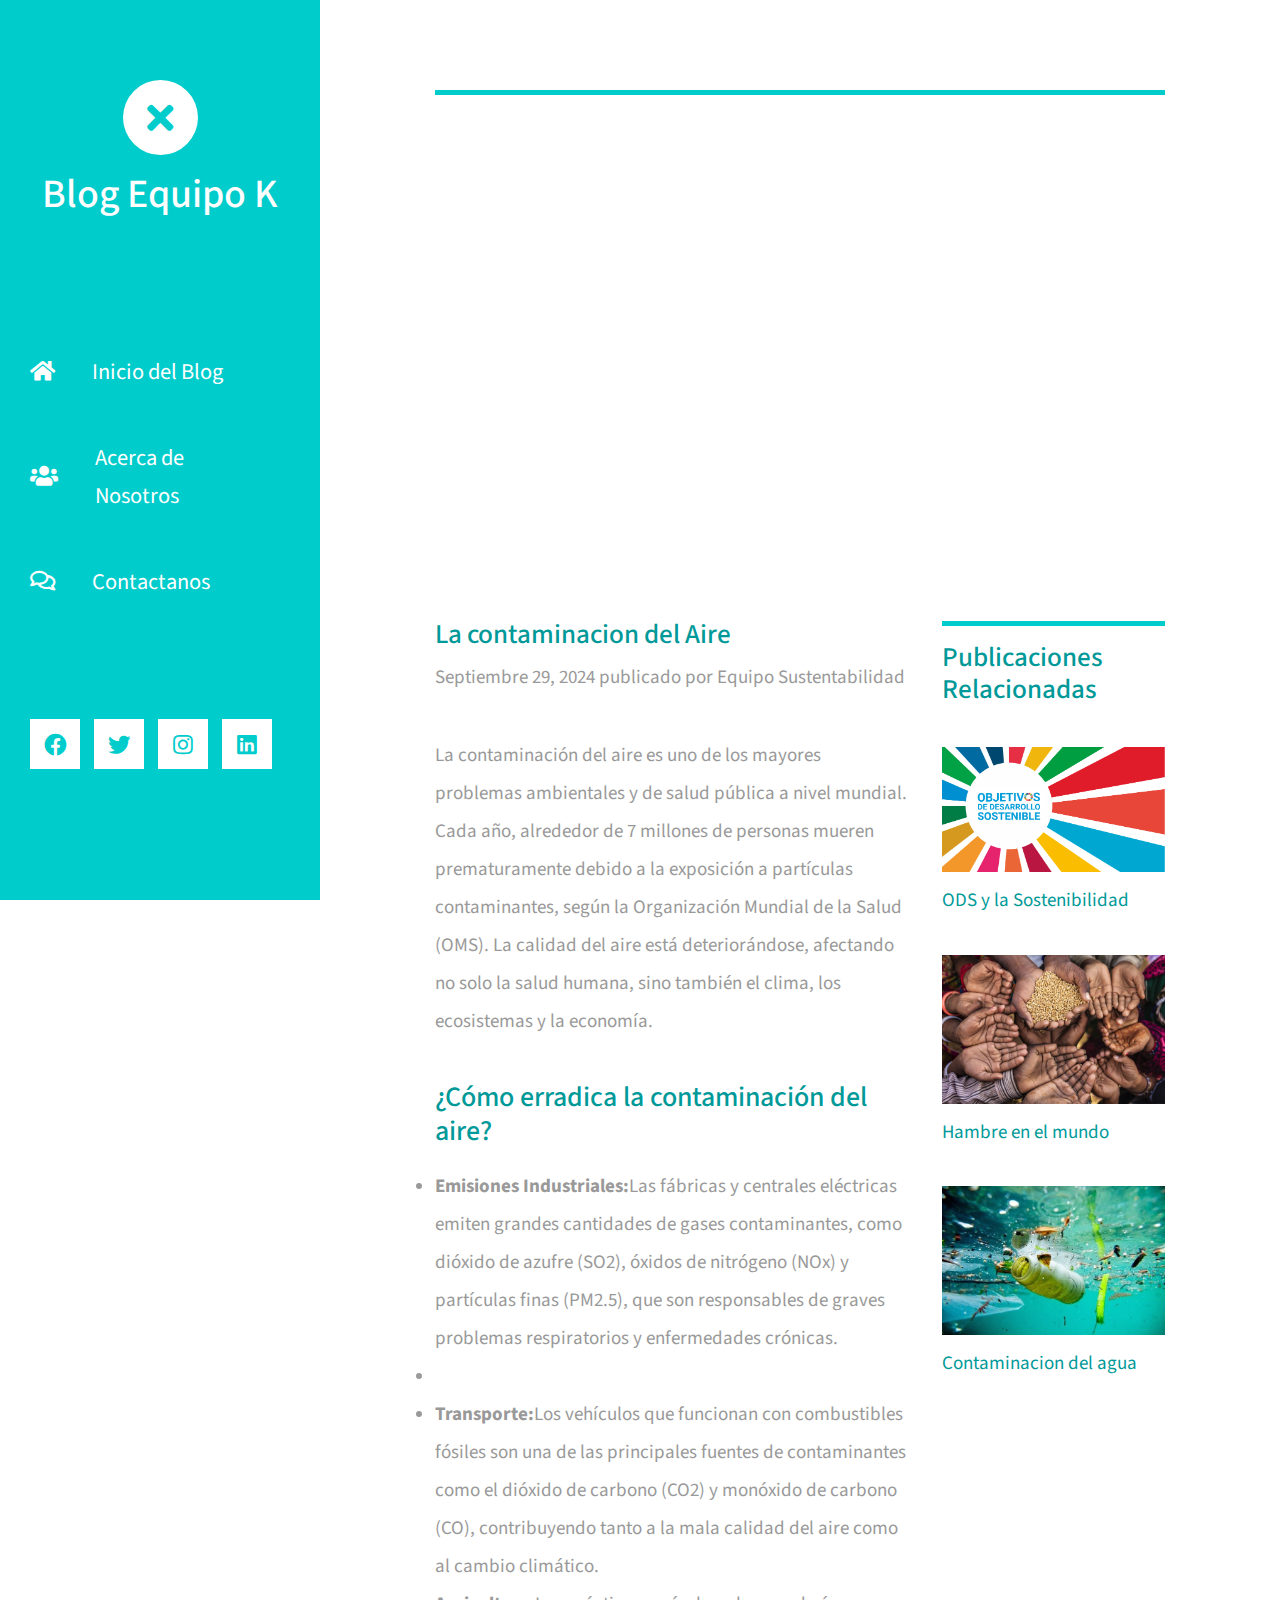
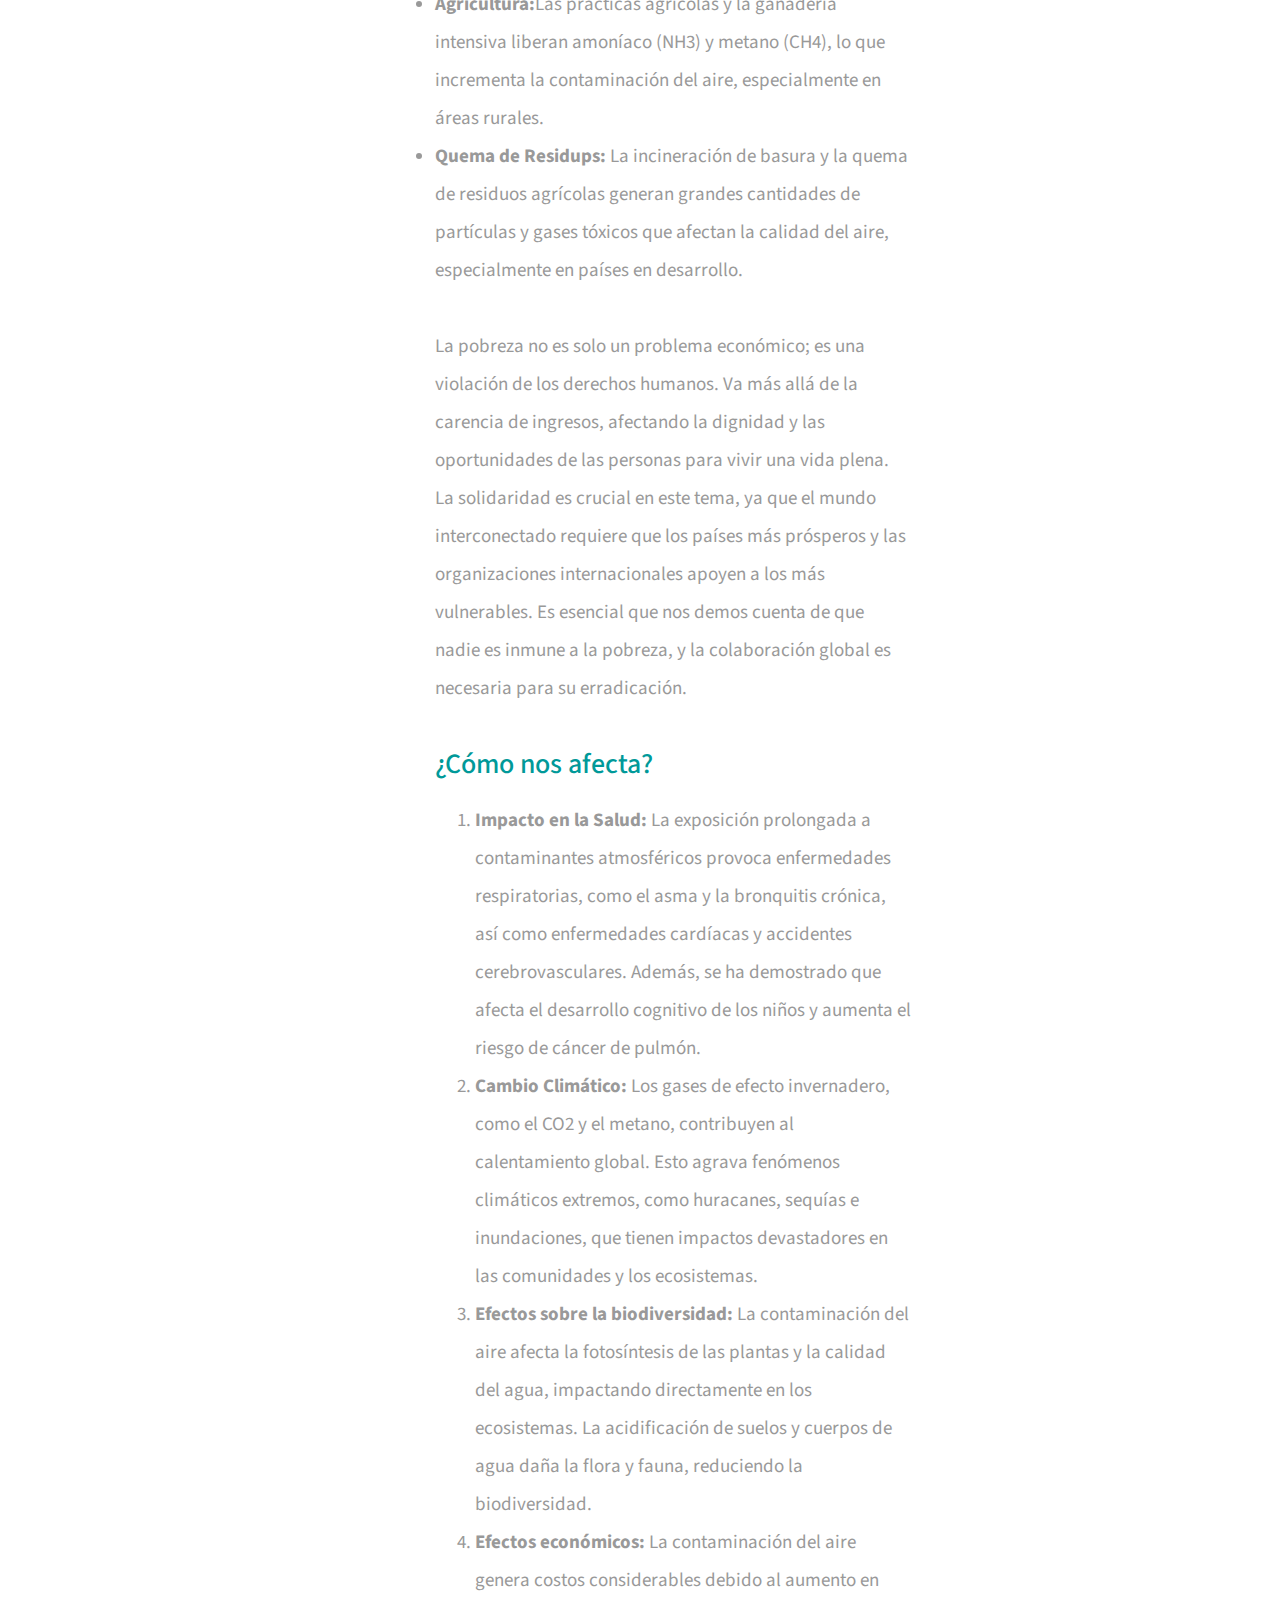
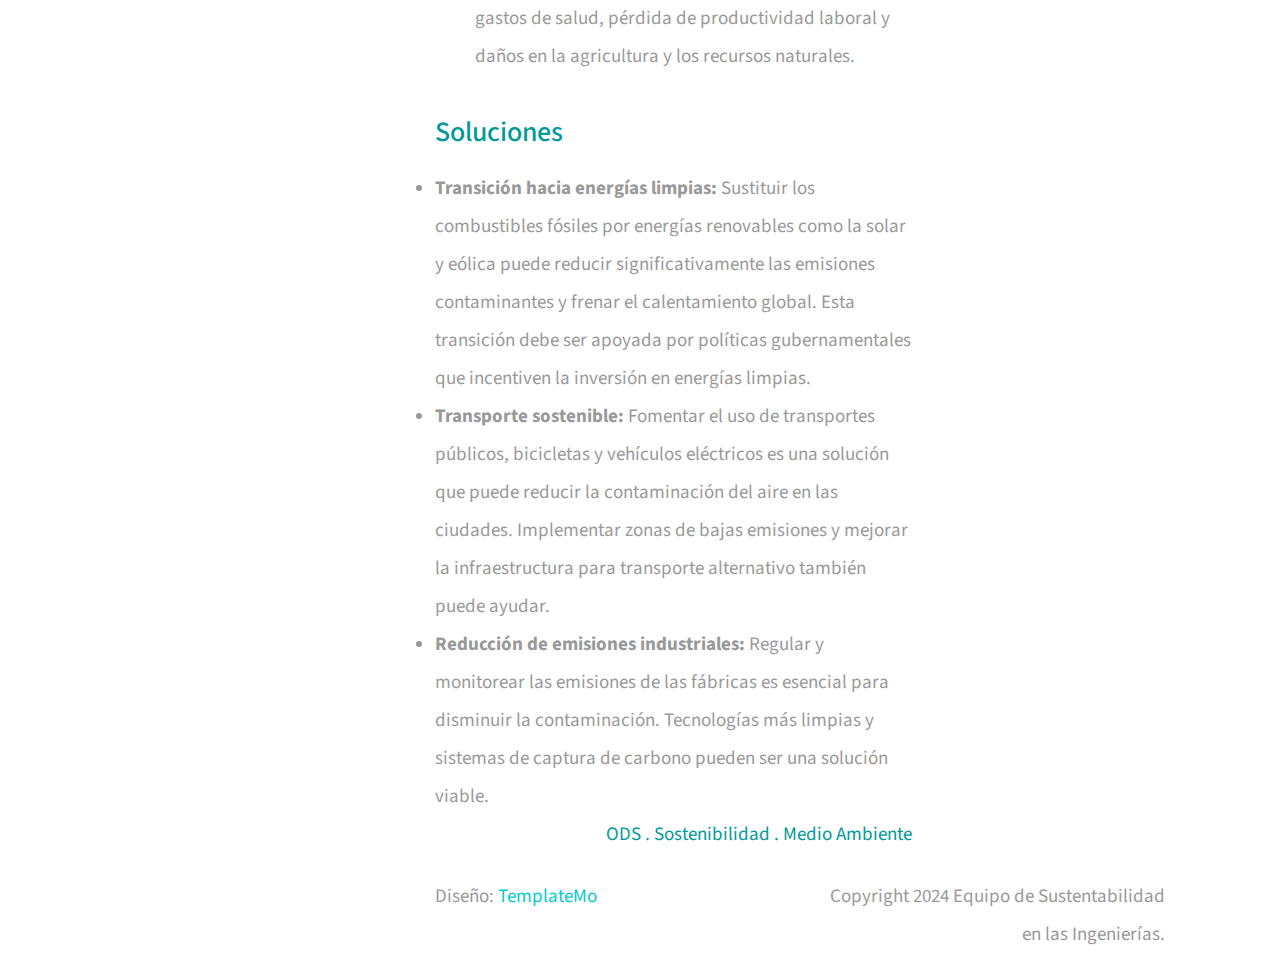
<file: posts/contAire.html>
<!DOCTYPE html>
<html lang="en">
<head>
    <meta charset="UTF-8">
    <meta name="viewport" content="width=device-width, initial-scale=1.0">
    <title>Xtra Blog</title>
    <link rel="stylesheet" href="../fontawesome/css/all.min.css"> <!-- https://fontawesome.com/ -->
    <link href="https://fonts.googleapis.com/css2?family=Source+Sans+Pro&display=swap" rel="stylesheet">
    <link href="../css/bootstrap.min.css" rel="stylesheet">
    <link href="../css/templatemo-xtra-blog.css" rel="stylesheet">
<!--
    
TemplateMo 553 Xtra Blog

https://templatemo.com/tm-553-xtra-blog

-->
</head>
<body>
    <header class="tm-header" id="tm-header">
        <div class="tm-header-wrapper">
            <button class="navbar-toggler" type="button" aria-label="Toggle navigation">
                <i class="fas fa-bars"></i>
            </button>
            <div class="tm-site-header">
                <div class="mb-3 mx-auto tm-site-logo"><i class="fas fa-times fa-2x"></i></div>
                <h1 class="text-center">Blog Equipo K</h1>
            </div>
            <nav class="tm-nav" id="tm-nav">
                <ul>
                    <li class="tm-nav-item"><a href="../index.html" class="tm-nav-link">
                        <i class="fas fa-home"></i>
                        Inicio del Blog
                    </a></li>
                    <li class="tm-nav-item"><a href="../about.html" class="tm-nav-link">
                        <i class="fas fa-users"></i>
                        Acerca de Nosotros
                    </a></li>
                    <li class="tm-nav-item"><a href="../contact.html" class="tm-nav-link">
                        <i class="far fa-comments"></i>
                        Contactanos
                    </a></li>
                </ul>
            </nav>
            <div class="tm-mb-65">
                <a href="https://facebook.com" class="tm-social-link">
                    <i class="fab fa-facebook tm-social-icon"></i>
                </a>
                <a href="https://twitter.com" class="tm-social-link">
                    <i class="fab fa-twitter tm-social-icon"></i>
                </a>
                <a href="https://instagram.com" class="tm-social-link">
                    <i class="fab fa-instagram tm-social-icon"></i>
                </a>
                <a href="https://linkedin.com" class="tm-social-link">
                    <i class="fab fa-linkedin tm-social-icon"></i>
                </a>
            </div>
        </div>
    </header>
    <div class="container-fluid">
        <main class="tm-main">
            <div class="row tm-row">
                <div class="col-12">
                    <hr class="tm-hr-primary tm-mb-55">
                    <!-- Video player de YouTube con contenedor responsive -->
                    <div class="video-container">
                        <iframe src="https://www.youtube.com/embed/zvlHBfSBcKk?si=wKm15zbxwtk3ujcT" 
                                title="YouTube video player" frameborder="0" allow="accelerometer; autoplay; clipboard-write; encrypted-media; gyroscope; picture-in-picture; web-share" allowfullscreen>
                        </iframe>
                    </div>
                </div>                               
            </div>
            <div class="row tm-row">
                
                <div class="col-lg-8 tm-post-col">
                    <div class="tm-post-full">
                        <div class="mb-4">
                            <h2 class="pt-2 tm-color-primary tm-post-title">La contaminacion del Aire</h2>
                            <p class="tm-mb-40">Septiembre 29, 2024 publicado por Equipo Sustentabilidad</p>
                            <p>
                                La contaminación del aire es uno de los mayores problemas ambientales y de salud pública a nivel mundial. Cada año, alrededor de 7 millones de personas mueren prematuramente debido a la exposición a partículas contaminantes, según la Organización Mundial de la Salud (OMS). La calidad del aire está deteriorándose, afectando no solo la salud humana, sino también el clima, los ecosistemas y la economía.
                            </p>
                            <h3 class="tm-color-primary">¿Cómo erradica la contaminación del aire?</h3>
                            <ul>
                                <li><strong>Emisiones Industriales:</strong>Las fábricas y centrales eléctricas emiten grandes cantidades de gases contaminantes, como dióxido de azufre (SO2), óxidos de nitrógeno (NOx) y partículas finas (PM2.5), que son responsables de graves problemas respiratorios y enfermedades crónicas.<li>
                                <li><strong>Transporte:</strong>Los vehículos que funcionan con combustibles fósiles son una de las principales fuentes de contaminantes como el dióxido de carbono (CO2) y monóxido de carbono (CO), contribuyendo tanto a la mala calidad del aire como al cambio climático.</li>
                                <li><strong>Agricultura:</strong>Las prácticas agrícolas y la ganadería intensiva liberan amoníaco (NH3) y metano (CH4), lo que incrementa la contaminación del aire, especialmente en áreas rurales.</li>
                                <li><strong>Quema de Residups:</strong> La incineración de basura y la quema de residuos agrícolas generan grandes cantidades de partículas y gases tóxicos que afectan la calidad del aire, especialmente en países en desarrollo.</li>
                            </ul>
                            <br>
                            <p>
                                La pobreza no es solo un problema económico; es una violación de los derechos humanos. Va más allá de la carencia de ingresos, afectando la dignidad y las oportunidades de las personas para vivir una vida plena. La solidaridad es crucial en este tema, ya que el mundo interconectado requiere que los países más prósperos y las organizaciones internacionales apoyen a los más vulnerables. Es esencial que nos demos cuenta de que nadie es inmune a la pobreza, y la colaboración global es necesaria para su erradicación.


                            </p>
                            <h3 class="tm-color-primary">¿Cómo nos afecta?</h3>
                            <ol>
                                <li><strong>Impacto en la Salud:</strong> La exposición prolongada a contaminantes atmosféricos provoca enfermedades respiratorias, como el asma y la bronquitis crónica, así como enfermedades cardíacas y accidentes cerebrovasculares. Además, se ha demostrado que afecta el desarrollo cognitivo de los niños y aumenta el riesgo de cáncer de pulmón.</li>
                                <li><strong>Cambio Climático:</strong> Los gases de efecto invernadero, como el CO2 y el metano, contribuyen al calentamiento global. Esto agrava fenómenos climáticos extremos, como huracanes, sequías e inundaciones, que tienen impactos devastadores en las comunidades y los ecosistemas.</li>
                                <li><strong>Efectos sobre la biodiversidad:</strong> La contaminación del aire afecta la fotosíntesis de las plantas y la calidad del agua, impactando directamente en los ecosistemas. La acidificación de suelos y cuerpos de agua daña la flora y fauna, reduciendo la biodiversidad.</li>
                                <li><strong>Efectos económicos:</strong> La contaminación del aire genera costos considerables debido al aumento en gastos de salud, pérdida de productividad laboral y daños en la agricultura y los recursos naturales.</li>
                            </ol>
                            <h3 class="tm-color-primary">Soluciones</h3>
                           
                            <ul>
                                <li><strong>Transición hacia energías limpias:</strong> Sustituir los combustibles fósiles por energías renovables como la solar y eólica puede reducir significativamente las emisiones contaminantes y frenar el calentamiento global. Esta transición debe ser apoyada por políticas gubernamentales que incentiven la inversión en energías limpias.


                                <li><strong>Transporte sostenible:</strong> Fomentar el uso de transportes públicos, bicicletas y vehículos eléctricos es una solución que puede reducir la contaminación del aire en las ciudades. Implementar zonas de bajas emisiones y mejorar la infraestructura para transporte alternativo también puede ayudar.

                                </li>
                                <li><strong>Reducción de emisiones industriales:</strong> Regular y monitorear las emisiones de las fábricas es esencial para disminuir la contaminación. Tecnologías más limpias y sistemas de captura de carbono pueden ser una solución viable.

                                    </li>
                            </ul>
                            <span class="d-block text-right tm-color-primary">ODS . Sostenibilidad . Medio Ambiente</span>
                        </div>
                    </div>
                </div>
                
                
                <aside class="col-lg-4 tm-aside-col">
                    <div class="tm-post-sidebar">
                        <hr class="mb-3 tm-hr-primary">
                        <h2 class="tm-mb-40 tm-post-title tm-color-primary">Publicaciones Relacionadas</h2>
                        <a href="ods.html" class="d-block tm-mb-40">
                            <figure>
                                <img src="../img/ods.jpg" alt="Image" class="mb-3 img-fluid">
                                <figcaption class="tm-color-primary">ODS y la Sostenibilidad</figcaption>
                            </figure>
                        </a>
                        <a href="hambre.html" class="d-block tm-mb-40">
                            <figure>
                                <img src="../img/hambre.jpeg" alt="Image" class="mb-3 img-fluid">
                                <figcaption class="tm-color-primary">Hambre en el mundo</figcaption>
                            </figure>
                        </a>
                        <a href="contAgua.html" class="d-block tm-mb-40">
                            <figure>
                                <img src="../img/contAgua.jpg" alt="Image" class="mb-3 img-fluid">
                                <figcaption class="tm-color-primary">Contaminacion del agua</figcaption>
                            </figure>
                        </a>
                    </div>
                </aside>
            </div>
            <footer class="row tm-row">
                <div class="col-md-6 col-12 tm-color-gray">
                    Diseño: <a rel="nofollow" target="_parent" href="https://templatemo.com"
                        class="tm-external-link">TemplateMo</a>
                </div>
                <div class="col-md-6 col-12 tm-color-gray tm-copyright">
                    Copyright 2024 Equipo de Sustentabilidad en las Ingenierías.
                </div>
            </footer>
        </main>
    </div>
    <script src="../js/jquery.min.js"></script>
    <script src="../js/templatemo-script.js"></script>

</body>

</html>
</file>
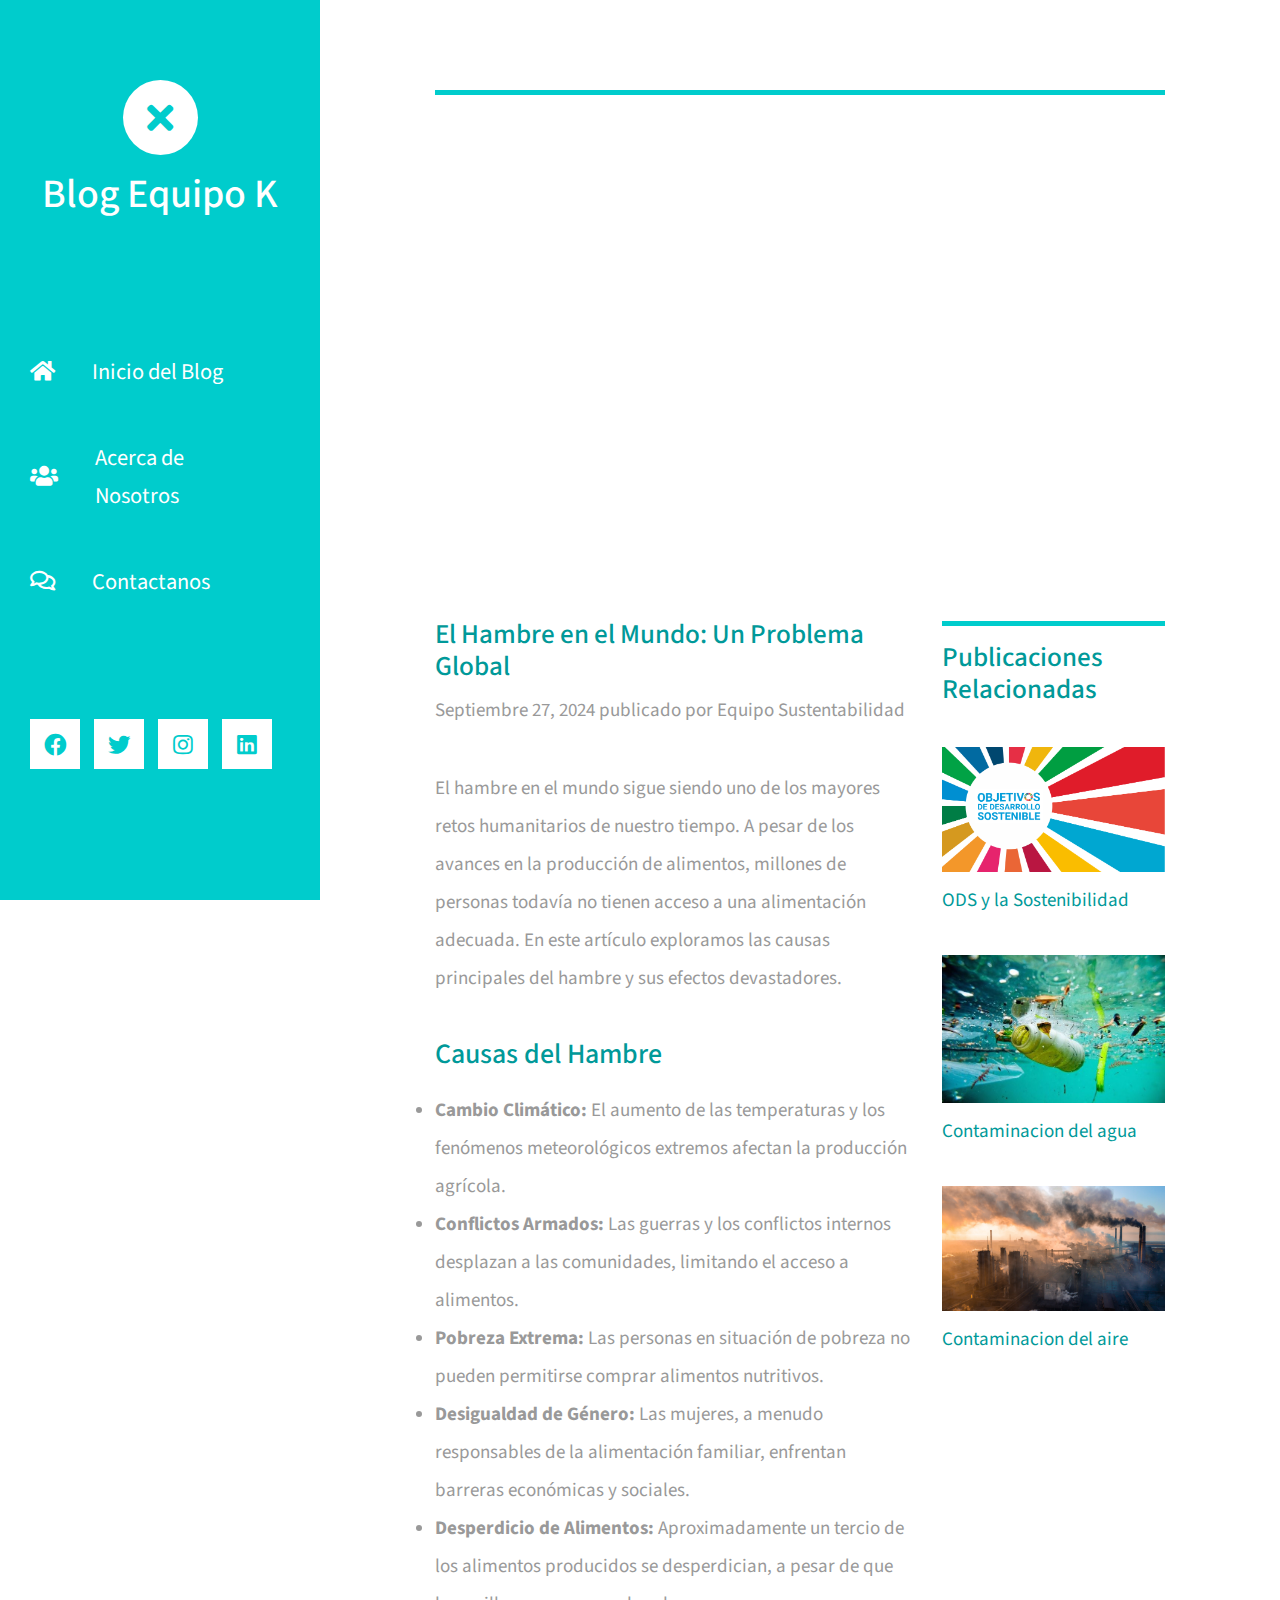
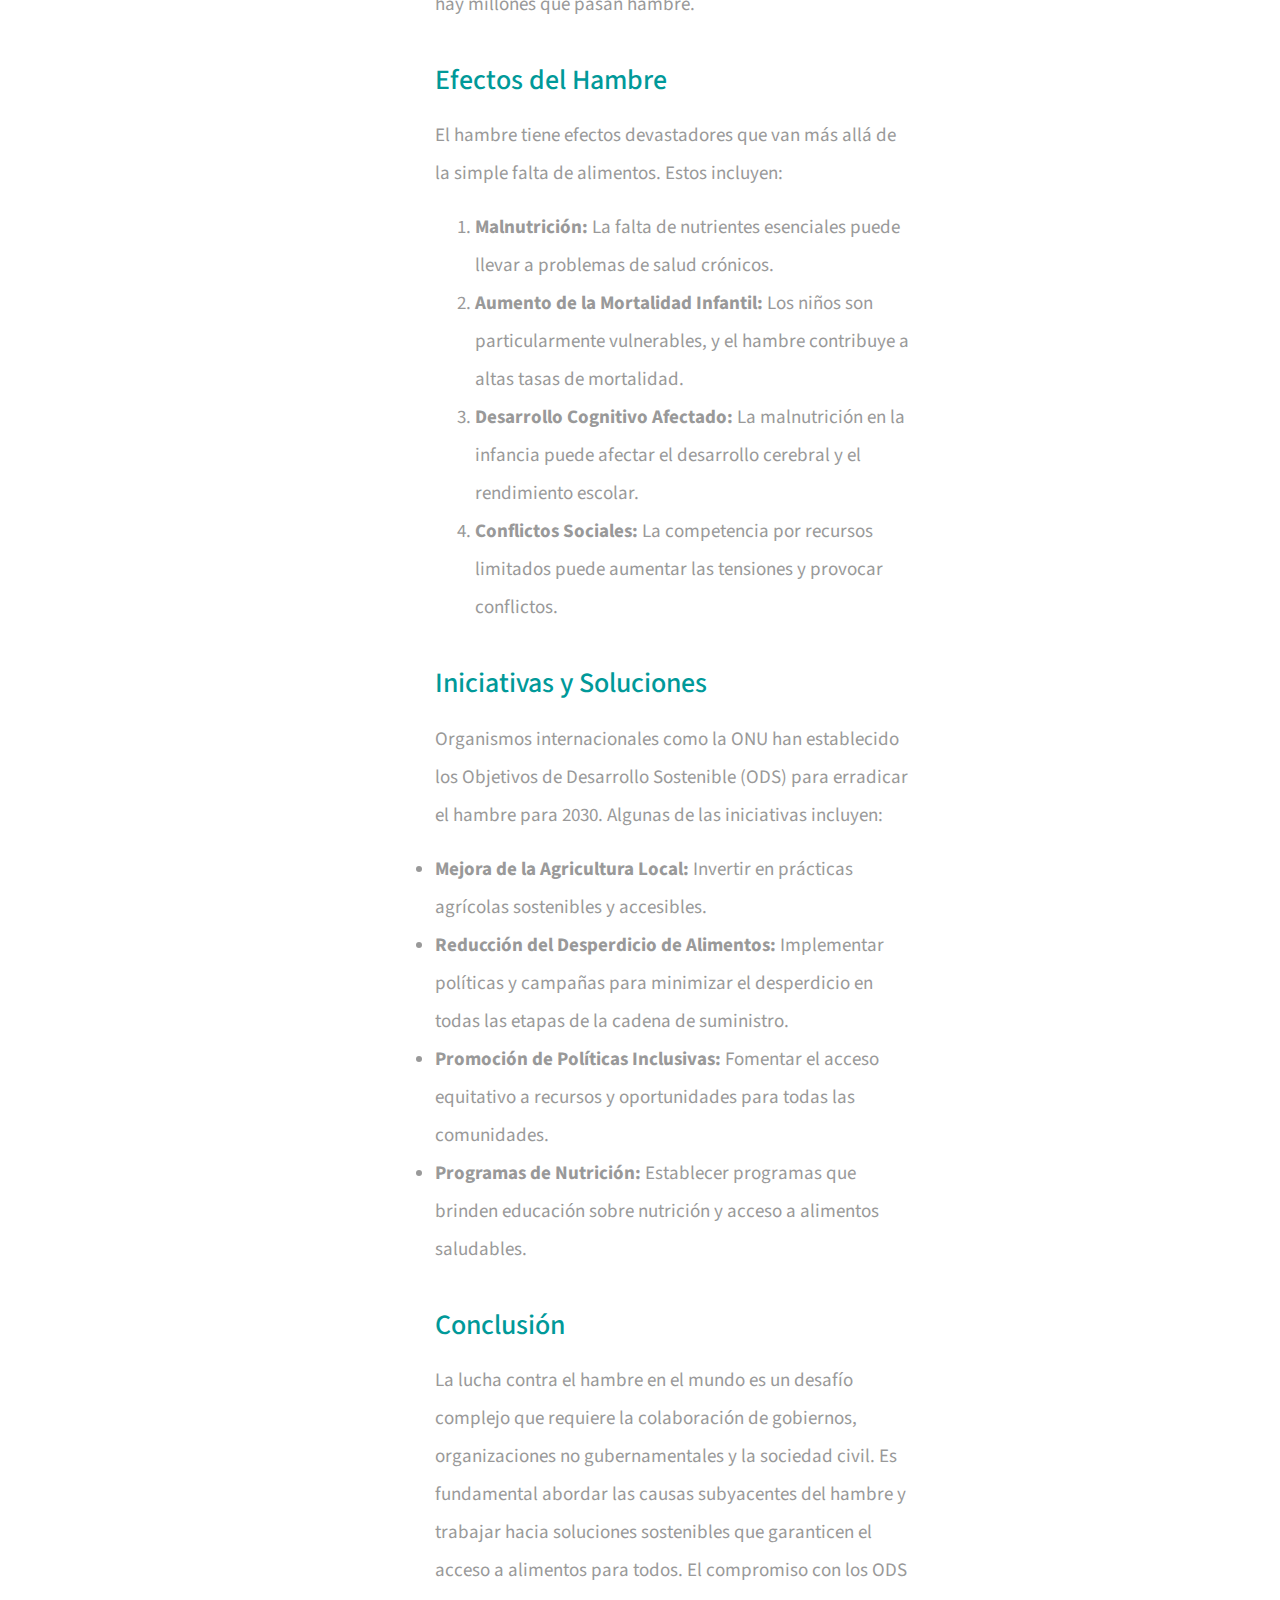
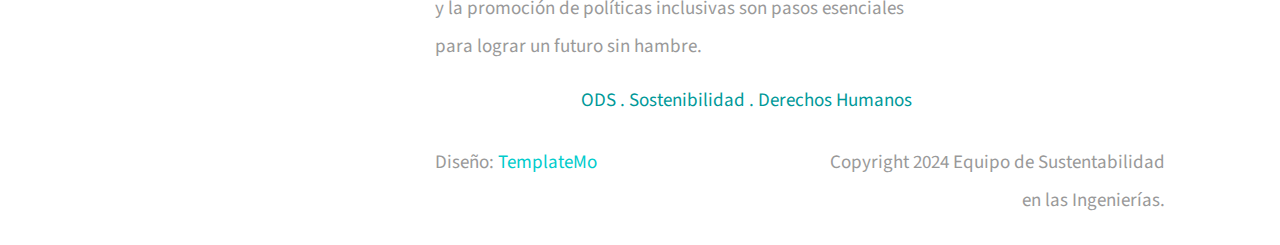
<file: posts/hambre.html>
<!DOCTYPE html>
<html lang="en">
<head>
    <meta charset="UTF-8">
    <meta name="viewport" content="width=device-width, initial-scale=1.0">
    <title>Xtra Blog</title>
    <link rel="stylesheet" href="../fontawesome/css/all.min.css"> <!-- https://fontawesome.com/ -->
    <link href="https://fonts.googleapis.com/css2?family=Source+Sans+Pro&display=swap" rel="stylesheet">
    <link href="../css/bootstrap.min.css" rel="stylesheet">
    <link href="../css/templatemo-xtra-blog.css" rel="stylesheet">
<!--
    
TemplateMo 553 Xtra Blog

https://templatemo.com/tm-553-xtra-blog

-->
</head>
<body>
    <header class="tm-header" id="tm-header">
        <div class="tm-header-wrapper">
            <button class="navbar-toggler" type="button" aria-label="Toggle navigation">
                <i class="fas fa-bars"></i>
            </button>
            <div class="tm-site-header">
                <div class="mb-3 mx-auto tm-site-logo"><i class="fas fa-times fa-2x"></i></div>
                <h1 class="text-center">Blog Equipo K</h1>
            </div>
            <nav class="tm-nav" id="tm-nav">
                <ul>
                    <li class="tm-nav-item"><a href="../index.html" class="tm-nav-link">
                        <i class="fas fa-home"></i>
                        Inicio del Blog
                    </a></li>
                    <li class="tm-nav-item"><a href="../about.html" class="tm-nav-link">
                        <i class="fas fa-users"></i>
                        Acerca de Nosotros
                    </a></li>
                    <li class="tm-nav-item"><a href="../contact.html" class="tm-nav-link">
                        <i class="far fa-comments"></i>
                        Contactanos
                    </a></li>
                </ul>
            </nav>
            <div class="tm-mb-65">
                <a href="https://facebook.com" class="tm-social-link">
                    <i class="fab fa-facebook tm-social-icon"></i>
                </a>
                <a href="https://twitter.com" class="tm-social-link">
                    <i class="fab fa-twitter tm-social-icon"></i>
                </a>
                <a href="https://instagram.com" class="tm-social-link">
                    <i class="fab fa-instagram tm-social-icon"></i>
                </a>
                <a href="https://linkedin.com" class="tm-social-link">
                    <i class="fab fa-linkedin tm-social-icon"></i>
                </a>
            </div>
        </div>
    </header>
    <div class="container-fluid">
        <main class="tm-main">
            <div class="row tm-row">
                <div class="col-12">
                    <hr class="tm-hr-primary tm-mb-55">
                    <!-- Video player de YouTube con contenedor responsive -->
                    <div class="video-container">
                        <iframe src="https://www.youtube.com/embed/owaMKKJs-y8" 
                                title="YouTube video player" frameborder="0" allow="accelerometer; autoplay; clipboard-write; encrypted-media; gyroscope; picture-in-picture; web-share" allowfullscreen>
                        </iframe>
                    </div>
                </div>                               
            </div>
            <div class="row tm-row">
                <div class="col-lg-8 tm-post-col">
                    <div class="tm-post-full">
                        <div class="mb-4">
                            <h2 class="pt-2 tm-color-primary tm-post-title">El Hambre en el Mundo: Un Problema Global</h2>
                            <p class="tm-mb-40">Septiembre 27, 2024 publicado por Equipo Sustentabilidad</p>
                            <p>
                                El hambre en el mundo sigue siendo uno de los mayores retos humanitarios de nuestro tiempo. A pesar de los avances en la producción de alimentos, millones de personas todavía no tienen acceso a una alimentación adecuada. En este artículo exploramos las causas principales del hambre y sus efectos devastadores.
                            </p>
                            <h3 class="tm-color-primary">Causas del Hambre</h3>
                            <ul>
                                <li><strong>Cambio Climático:</strong> El aumento de las temperaturas y los fenómenos meteorológicos extremos afectan la producción agrícola.</li>
                                <li><strong>Conflictos Armados:</strong> Las guerras y los conflictos internos desplazan a las comunidades, limitando el acceso a alimentos.</li>
                                <li><strong>Pobreza Extrema:</strong> Las personas en situación de pobreza no pueden permitirse comprar alimentos nutritivos.</li>
                                <li><strong>Desigualdad de Género:</strong> Las mujeres, a menudo responsables de la alimentación familiar, enfrentan barreras económicas y sociales.</li>
                                <li><strong>Desperdicio de Alimentos:</strong> Aproximadamente un tercio de los alimentos producidos se desperdician, a pesar de que hay millones que pasan hambre.</li>
                            </ul>
                            <h3 class="tm-color-primary">Efectos del Hambre</h3>
                            <p>
                                El hambre tiene efectos devastadores que van más allá de la simple falta de alimentos. Estos incluyen:
                            </p>
                            <ol>
                                <li><strong>Malnutrición:</strong> La falta de nutrientes esenciales puede llevar a problemas de salud crónicos.</li>
                                <li><strong>Aumento de la Mortalidad Infantil:</strong> Los niños son particularmente vulnerables, y el hambre contribuye a altas tasas de mortalidad.</li>
                                <li><strong>Desarrollo Cognitivo Afectado:</strong> La malnutrición en la infancia puede afectar el desarrollo cerebral y el rendimiento escolar.</li>
                                <li><strong>Conflictos Sociales:</strong> La competencia por recursos limitados puede aumentar las tensiones y provocar conflictos.</li>
                            </ol>
                            <h3 class="tm-color-primary">Iniciativas y Soluciones</h3>
                            <p>
                                Organismos internacionales como la ONU han establecido los Objetivos de Desarrollo Sostenible (ODS) para erradicar el hambre para 2030. Algunas de las iniciativas incluyen:
                            </p>
                            <ul>
                                <li><strong>Mejora de la Agricultura Local:</strong> Invertir en prácticas agrícolas sostenibles y accesibles.</li>
                                <li><strong>Reducción del Desperdicio de Alimentos:</strong> Implementar políticas y campañas para minimizar el desperdicio en todas las etapas de la cadena de suministro.</li>
                                <li><strong>Promoción de Políticas Inclusivas:</strong> Fomentar el acceso equitativo a recursos y oportunidades para todas las comunidades.</li>
                                <li><strong>Programas de Nutrición:</strong> Establecer programas que brinden educación sobre nutrición y acceso a alimentos saludables.</li>
                            </ul>
                            <h3 class="tm-color-primary">Conclusión</h3>
                            <p>
                                La lucha contra el hambre en el mundo es un desafío complejo que requiere la colaboración de gobiernos, organizaciones no gubernamentales y la sociedad civil. Es fundamental abordar las causas subyacentes del hambre y trabajar hacia soluciones sostenibles que garanticen el acceso a alimentos para todos. El compromiso con los ODS y la promoción de políticas inclusivas son pasos esenciales para lograr un futuro sin hambre.
                            </p>
                            <span class="d-block text-right tm-color-primary">ODS . Sostenibilidad . Derechos Humanos</span>
                        </div>
                    </div>
                </div>
                
                <aside class="col-lg-4 tm-aside-col">
                    <div class="tm-post-sidebar">
                        <hr class="mb-3 tm-hr-primary">
                        <h2 class="tm-mb-40 tm-post-title tm-color-primary">Publicaciones Relacionadas</h2>
                        <a href="ods.html" class="d-block tm-mb-40">
                            <figure>
                                <img src="../img/ods.jpg" alt="Image" class="mb-3 img-fluid">
                                <figcaption class="tm-color-primary">ODS y la Sostenibilidad</figcaption>
                            </figure>
                        </a>
                        <a href="contAgua.html" class="d-block tm-mb-40">
                            <figure>
                                <img src="../img/contAgua.jpg" alt="Image" class="mb-3 img-fluid">
                                <figcaption class="tm-color-primary">Contaminacion del agua</figcaption>
                            </figure>
                        </a>
                        <a href="contAire.html" class="d-block tm-mb-40">
                            <figure>
                                <img src="../img/contAire.jpg" alt="Image" class="mb-3 img-fluid">
                                <figcaption class="tm-color-primary">Contaminacion del aire</figcaption>
                            </figure>
                        </a>
                    </div>
                </aside>
            </div>
            <footer class="row tm-row">
                <div class="col-md-6 col-12 tm-color-gray">
                    Diseño: <a rel="nofollow" target="_parent" href="https://templatemo.com"
                        class="tm-external-link">TemplateMo</a>
                </div>
                <div class="col-md-6 col-12 tm-color-gray tm-copyright">
                    Copyright 2024 Equipo de Sustentabilidad en las Ingenierías.
                </div>
            </footer>
        </main>
    </div>
    <script src="../js/jquery.min.js"></script>
    <script src="../js/templatemo-script.js"></script>

</body>

</html>
</file>
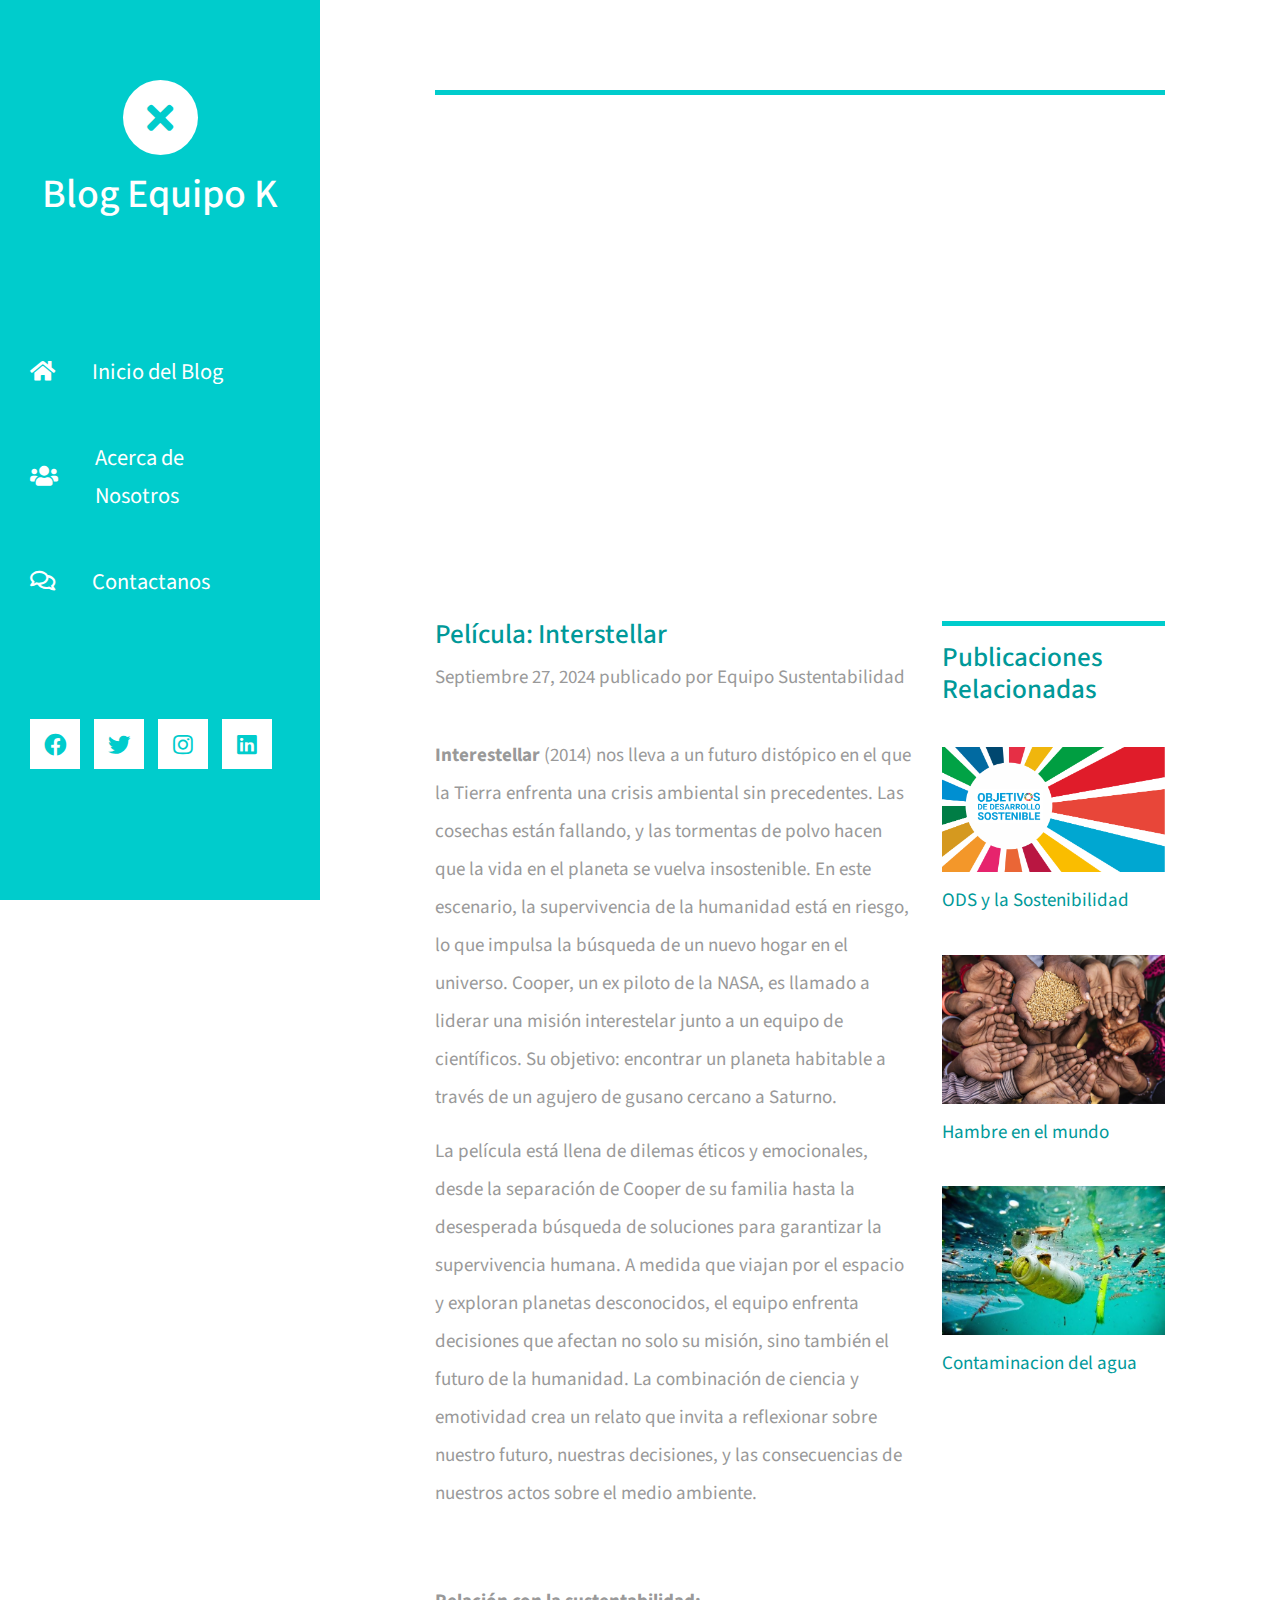
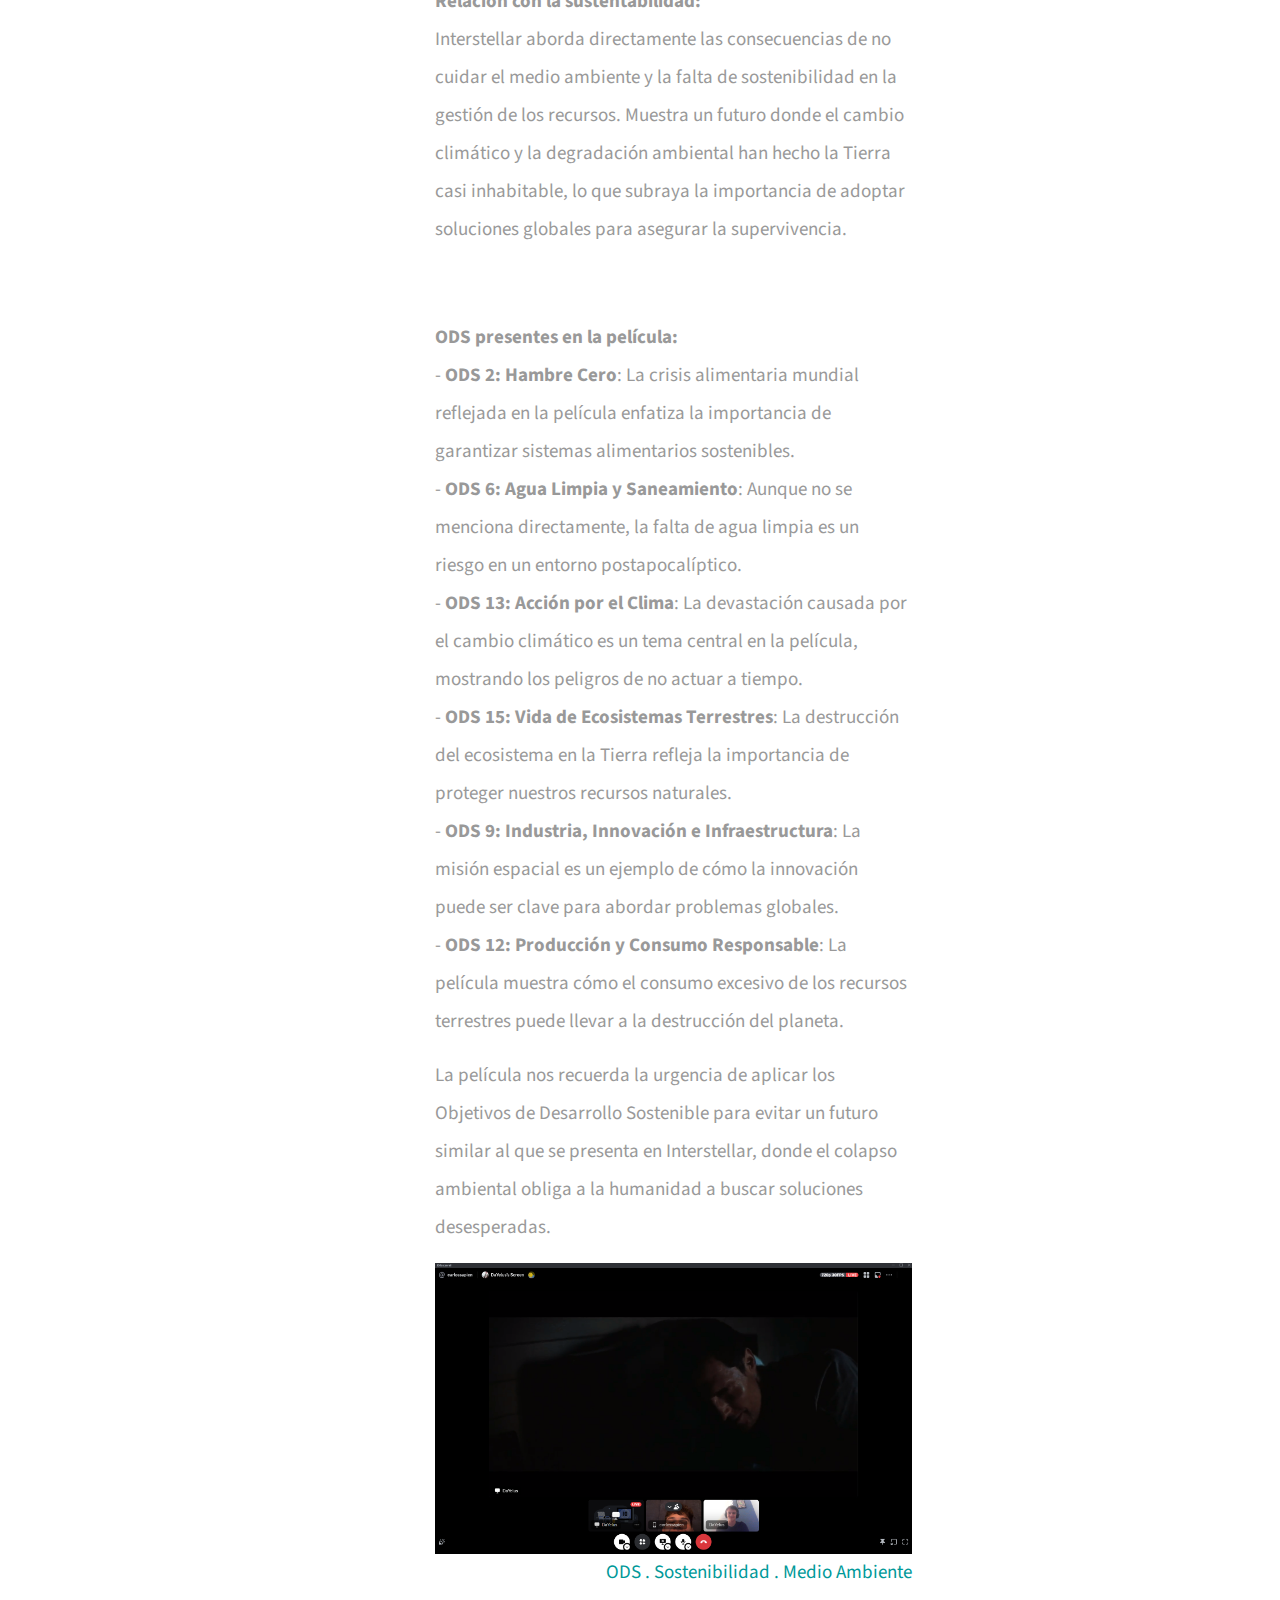
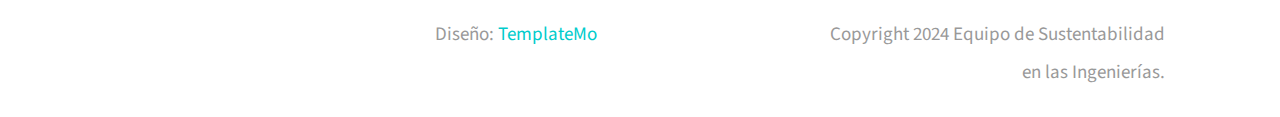
<file: posts/lectura.html>
<!DOCTYPE html>
<html lang="en">

<head>
    <meta charset="UTF-8">
    <meta name="viewport" content="width=device-width, initial-scale=1.0">
    <title>Xtra Blog</title>
    <link rel="stylesheet" href="../fontawesome/css/all.min.css"> <!-- https://fontawesome.com/ -->
    <link href="https://fonts.googleapis.com/css2?family=Source+Sans+Pro&display=swap" rel="stylesheet">
    <link href="../css/bootstrap.min.css" rel="stylesheet">
    <link href="../css/templatemo-xtra-blog.css" rel="stylesheet">
    <!--
    
TemplateMo 553 Xtra Blog

https://templatemo.com/tm-553-xtra-blog

-->
</head>

<body>
    <header class="tm-header" id="tm-header">
        <div class="tm-header-wrapper">
            <button class="navbar-toggler" type="button" aria-label="Toggle navigation">
                <i class="fas fa-bars"></i>
            </button>
            <div class="tm-site-header">
                <div class="mb-3 mx-auto tm-site-logo"><i class="fas fa-times fa-2x"></i></div>
                <h1 class="text-center">Blog Equipo K</h1>
            </div>
            <nav class="tm-nav" id="tm-nav">
                <ul>
                    <li class="tm-nav-item"><a href="../index.html" class="tm-nav-link">
                            <i class="fas fa-home"></i>
                            Inicio del Blog
                        </a></li>
                    <li class="tm-nav-item"><a href="../about.html" class="tm-nav-link">
                            <i class="fas fa-users"></i>
                            Acerca de Nosotros
                        </a></li>
                    <li class="tm-nav-item"><a href="../contact.html" class="tm-nav-link">
                            <i class="far fa-comments"></i>
                            Contactanos
                        </a></li>
                </ul>
            </nav>
            <div class="tm-mb-65">
                <a href="https://facebook.com" class="tm-social-link">
                    <i class="fab fa-facebook tm-social-icon"></i>
                </a>
                <a href="https://twitter.com" class="tm-social-link">
                    <i class="fab fa-twitter tm-social-icon"></i>
                </a>
                <a href="https://instagram.com" class="tm-social-link">
                    <i class="fab fa-instagram tm-social-icon"></i>
                </a>
                <a href="https://linkedin.com" class="tm-social-link">
                    <i class="fab fa-linkedin tm-social-icon"></i>
                </a>
            </div>
        </div>
    </header>
    <div class="container-fluid">
        <main class="tm-main">
            <div class="row tm-row">
                <div class="col-12">
                    <hr class="tm-hr-primary tm-mb-55">
                    <!-- Video player de YouTube con contenedor responsive -->
                    <div class="video-container">
                        <iframe src="https://www.youtube.com/embed/UoSSbmD9vqc?si=Zq_atcCFSrIOZkWx" title="YouTube video player" frameborder="0"
                            allow="accelerometer; autoplay; clipboard-write; encrypted-media; gyroscope; picture-in-picture; web-share"
                            allowfullscreen>
                        </iframe>
                    </div>
                </div>
            </div>
            <div class="row tm-row">

                <div class="col-lg-8 tm-post-col">
                    <div class="tm-post-full">
                        <div class="mb-4">
                            <h2 class="pt-2 tm-color-primary tm-post-title">Película: Interstellar</h2>
                            <p class="tm-mb-40">Septiembre 27, 2024 publicado por Equipo Sustentabilidad</p>
                            <p>
                                <strong>Interestellar</strong> (2014) nos lleva a un futuro distópico en el que la
                                Tierra enfrenta una crisis ambiental sin precedentes. Las cosechas están fallando, y las
                                tormentas de polvo hacen que la vida en el planeta se vuelva insostenible. En este
                                escenario, la supervivencia de la humanidad está en riesgo, lo que impulsa la búsqueda
                                de un nuevo hogar en el universo. Cooper, un ex piloto de la NASA, es llamado a liderar
                                una misión interestelar junto a un equipo de científicos. Su objetivo: encontrar un
                                planeta habitable a través de un agujero de gusano cercano a Saturno.
                            </p>
                            <p>
                                La película está llena de dilemas éticos y emocionales, desde la separación de Cooper de
                                su familia hasta la desesperada búsqueda de soluciones para garantizar la supervivencia
                                humana. A medida que viajan por el espacio y exploran planetas desconocidos, el equipo
                                enfrenta decisiones que afectan no solo su misión, sino también el futuro de la
                                humanidad. La combinación de ciencia y emotividad crea un relato que invita a
                                reflexionar sobre nuestro futuro, nuestras decisiones, y las consecuencias de nuestros
                                actos sobre el medio ambiente.
                            </p>
                            <p><br></p>
                            <p>
                                <strong>Relación con la sustentabilidad:</strong><br>
                                Interstellar aborda directamente las consecuencias de no cuidar el medio ambiente y la
                                falta de sostenibilidad en la gestión de los recursos. Muestra un futuro donde el cambio
                                climático y la degradación ambiental han hecho la Tierra casi inhabitable, lo que
                                subraya la importancia de adoptar soluciones globales para asegurar la supervivencia.
                            </p>
                            <p><br></p>
                            <p>
                                <strong>ODS presentes en la película:</strong><br>
                                - <strong>ODS 2: Hambre Cero</strong>: La crisis alimentaria mundial reflejada en la
                                película enfatiza la importancia de garantizar sistemas alimentarios sostenibles.<br>
                                - <strong>ODS 6: Agua Limpia y Saneamiento</strong>: Aunque no se menciona directamente,
                                la falta de agua limpia es un riesgo en un entorno postapocalíptico.<br>
                                - <strong>ODS 13: Acción por el Clima</strong>: La devastación causada por el cambio
                                climático es un tema central en la película, mostrando los peligros de no actuar a
                                tiempo.<br>
                                - <strong>ODS 15: Vida de Ecosistemas Terrestres</strong>: La destrucción del ecosistema
                                en la Tierra refleja la importancia de proteger nuestros recursos naturales.<br>
                                - <strong>ODS 9: Industria, Innovación e Infraestructura</strong>: La misión espacial es
                                un ejemplo de cómo la innovación puede ser clave para abordar problemas globales.<br>
                                - <strong>ODS 12: Producción y Consumo Responsable</strong>: La película muestra cómo el
                                consumo excesivo de los recursos terrestres puede llevar a la destrucción del planeta.
                            </p>
                            <p>
                                La película nos recuerda la urgencia de aplicar los Objetivos de Desarrollo Sostenible
                                para evitar un futuro similar al que se presenta en Interstellar, donde el colapso
                                ambiental obliga a la humanidad a buscar soluciones desesperadas.
                            </p>
                            <img src="../img/EvidenciaPelicula.png" alt="Image" class="img-fluid">
                            <span class="d-block text-right tm-color-primary">ODS . Sostenibilidad . Medio
                                Ambiente</span>
                        </div>
                        
                    </div>
                </div>


                <aside class="col-lg-4 tm-aside-col">
                    <div class="tm-post-sidebar">
                        <hr class="mb-3 tm-hr-primary">
                        <h2 class="tm-mb-40 tm-post-title tm-color-primary">Publicaciones Relacionadas</h2>
                        <a href="ods.html" class="d-block tm-mb-40">
                            <figure>
                                <img src="../img/ods.jpg" alt="Image" class="mb-3 img-fluid">
                                <figcaption class="tm-color-primary">ODS y la Sostenibilidad</figcaption>
                            </figure>
                        </a>
                        <a href="hambre.html" class="d-block tm-mb-40">
                            <figure>
                                <img src="../img/hambre.jpeg" alt="Image" class="mb-3 img-fluid">
                                <figcaption class="tm-color-primary">Hambre en el mundo</figcaption>
                            </figure>
                        </a>
                        <a href="contAgua.html" class="d-block tm-mb-40">
                            <figure>
                                <img src="../img/contAgua.jpg" alt="Image" class="mb-3 img-fluid">
                                <figcaption class="tm-color-primary">Contaminacion del agua</figcaption>
                            </figure>
                        </a>
                    </div>
                </aside>
            </div>
            <footer class="row tm-row">
                <div class="col-md-6 col-12 tm-color-gray">
                    Diseño: <a rel="nofollow" target="_parent" href="https://templatemo.com"
                        class="tm-external-link">TemplateMo</a>
                </div>
                <div class="col-md-6 col-12 tm-color-gray tm-copyright">
                    Copyright 2024 Equipo de Sustentabilidad en las Ingenierías.
                </div>
            </footer>
        </main>
    </div>
    <script src="../js/jquery.min.js"></script>
    <script src="../js/templatemo-script.js"></script>

</body>

</html>
</file>
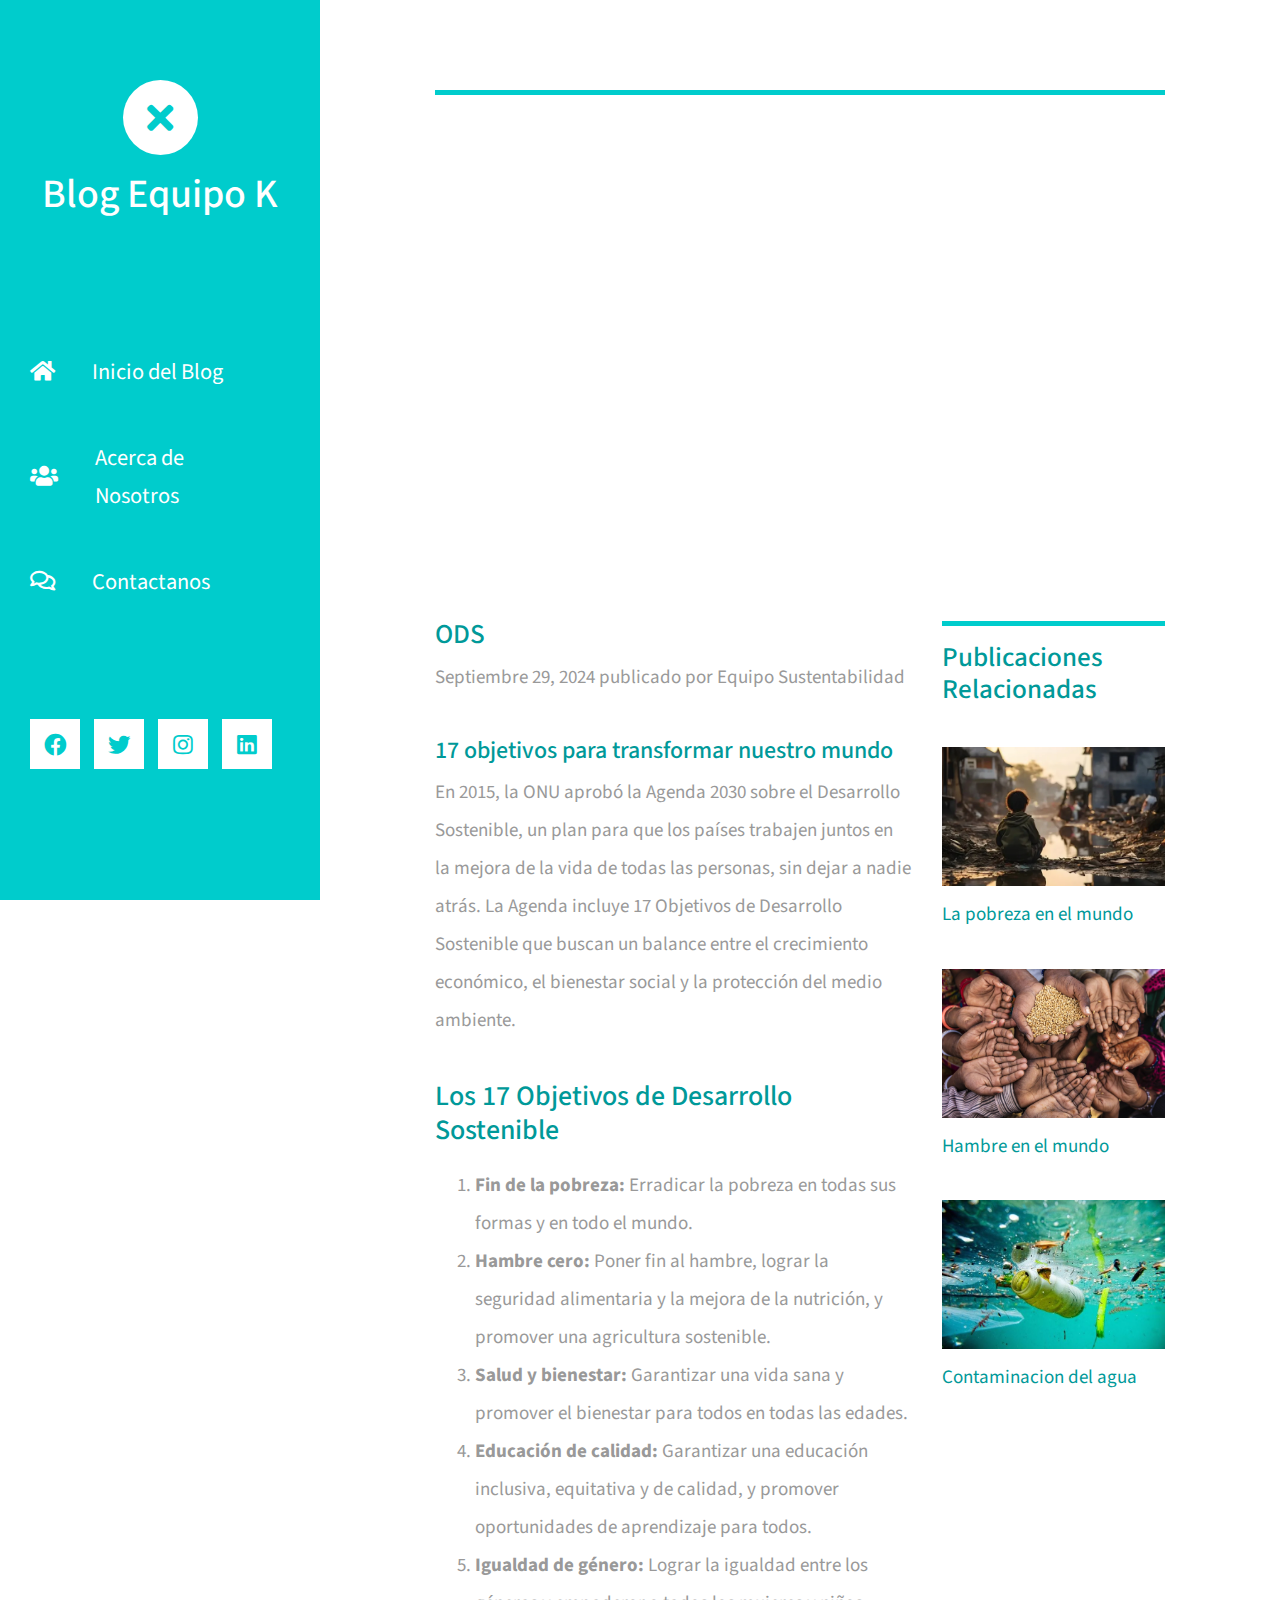
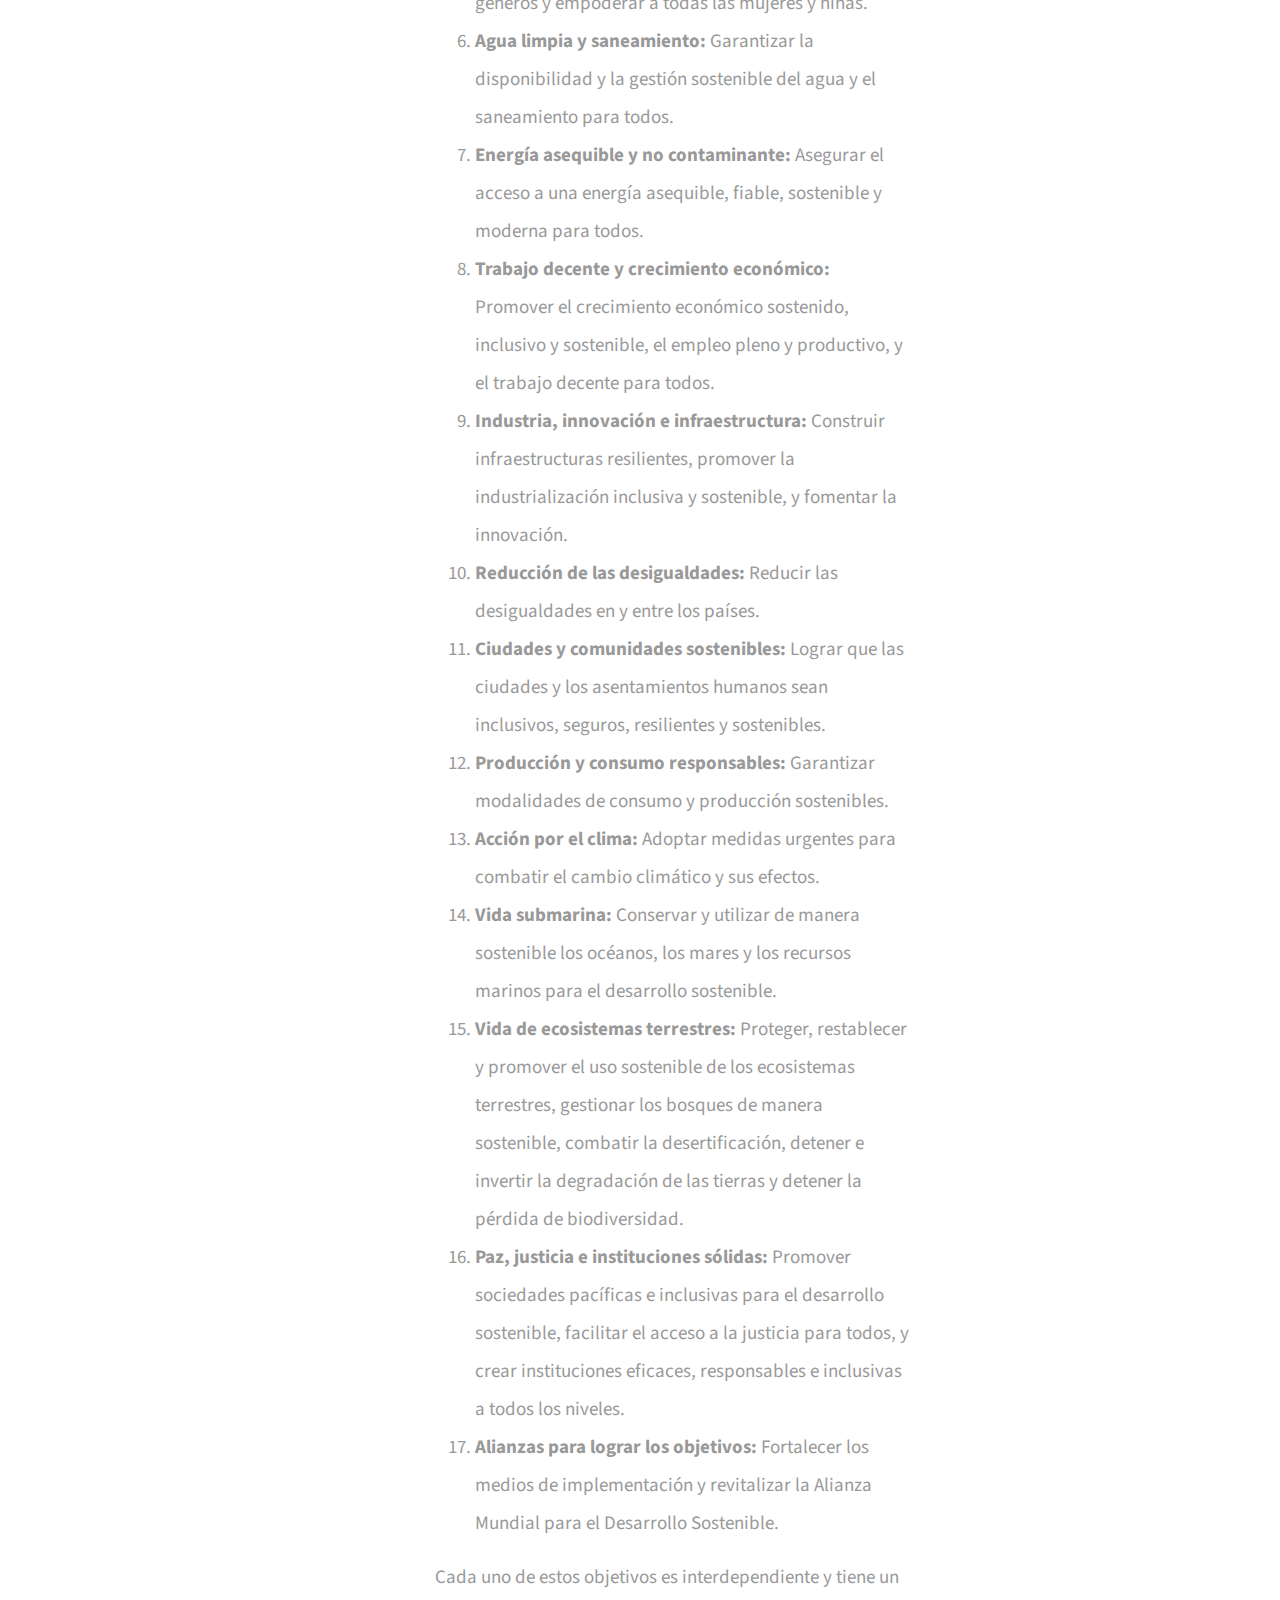
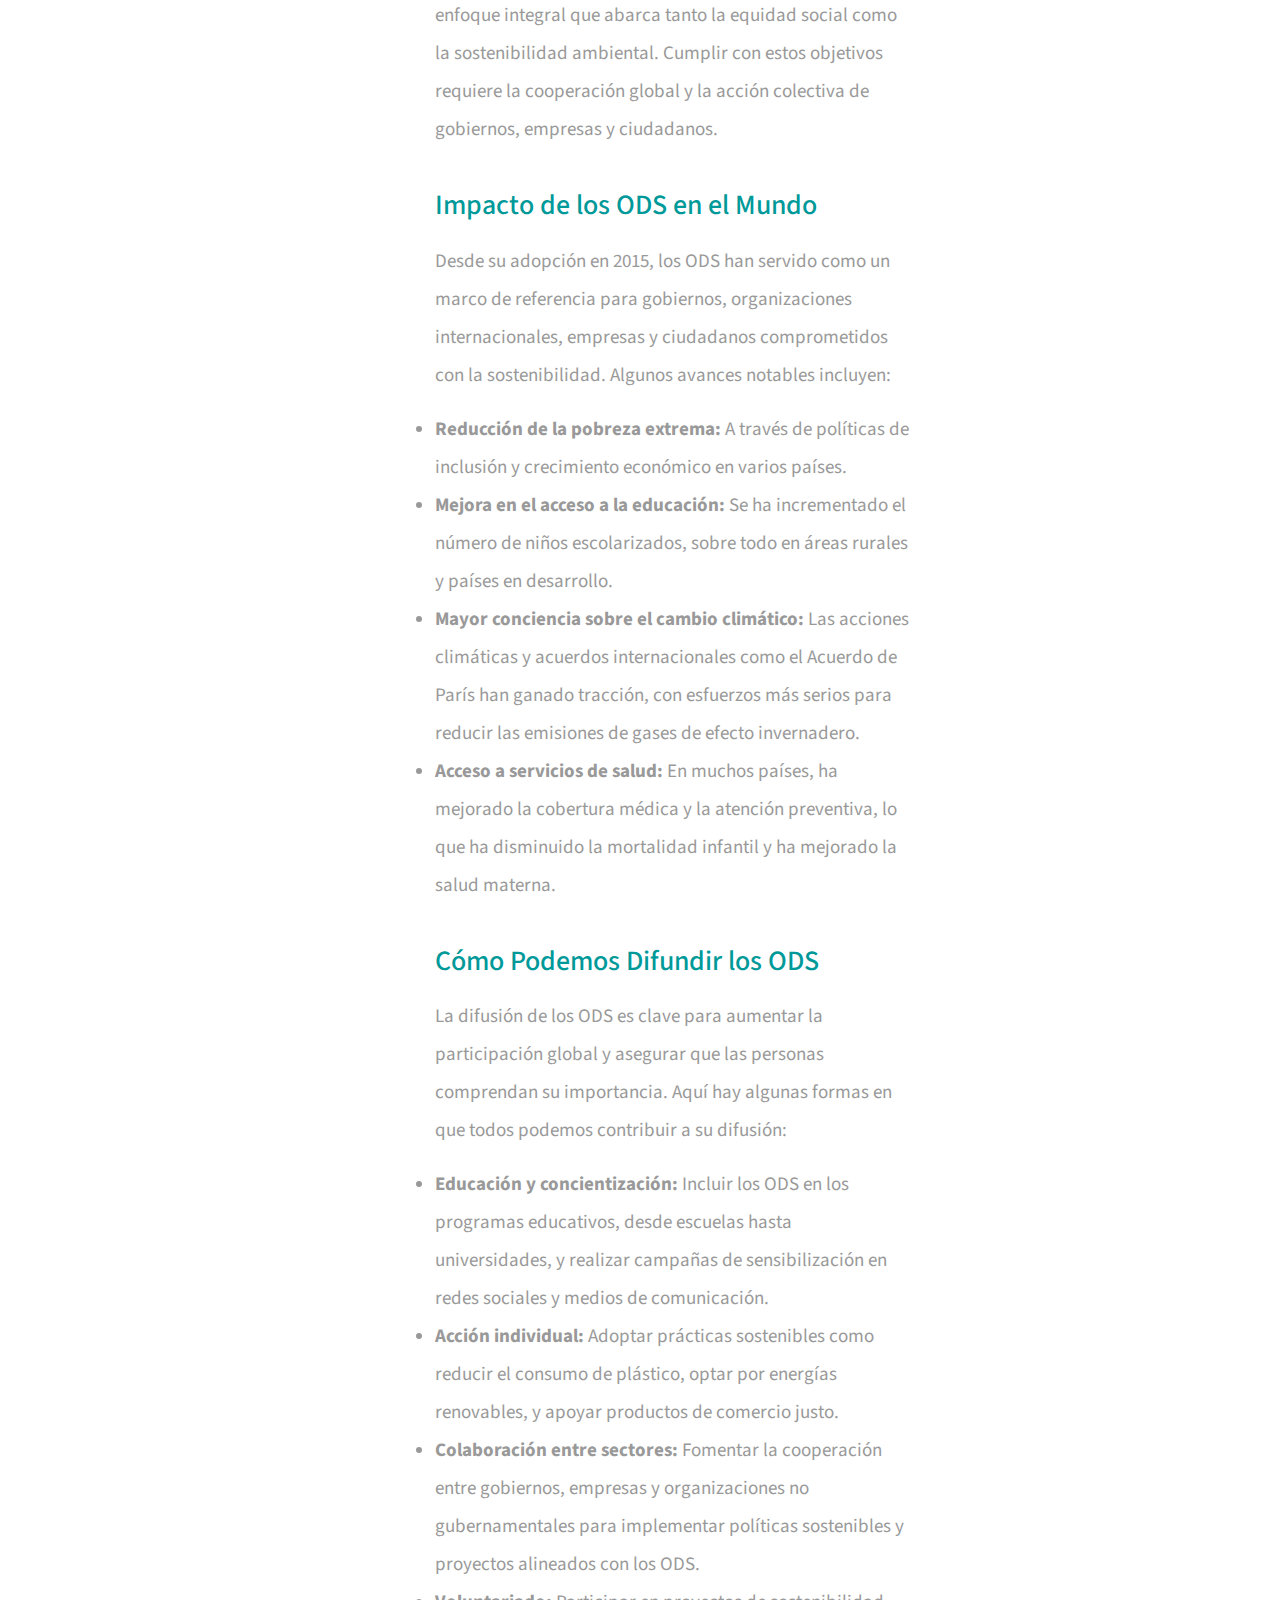
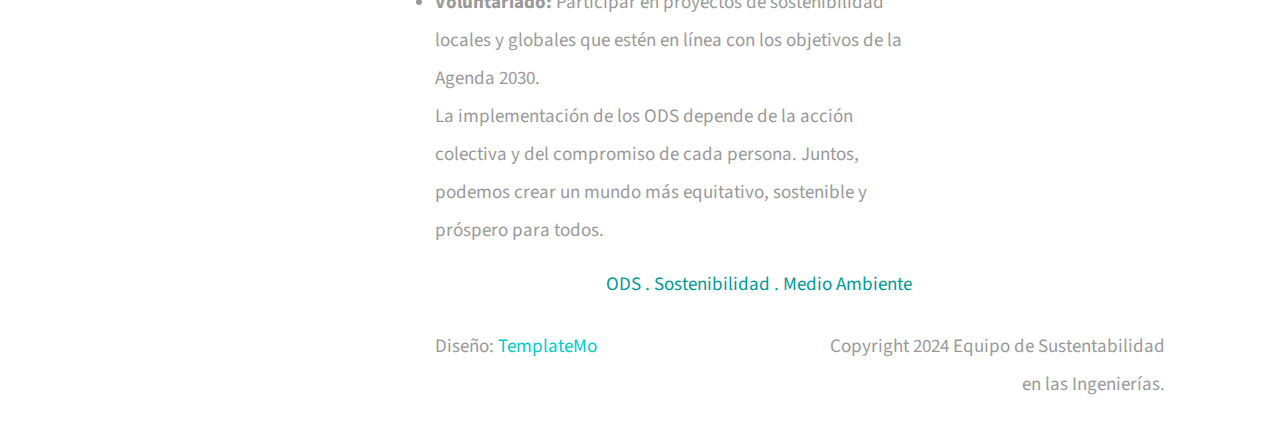
<file: posts/ODS.html>
<!DOCTYPE html>
<html lang="en">

<head>
    <meta charset="UTF-8">
    <meta name="viewport" content="width=device-width, initial-scale=1.0">
    <title>Xtra Blog</title>
    <link rel="stylesheet" href="../fontawesome/css/all.min.css"> <!-- https://fontawesome.com/ -->
    <link href="https://fonts.googleapis.com/css2?family=Source+Sans+Pro&display=swap" rel="stylesheet">
    <link href="../css/bootstrap.min.css" rel="stylesheet">
    <link href="../css/templatemo-xtra-blog.css" rel="stylesheet">
    <!--
    
TemplateMo 553 Xtra Blog

https://templatemo.com/tm-553-xtra-blog

-->
</head>

<body>
    <header class="tm-header" id="tm-header">
        <div class="tm-header-wrapper">
            <button class="navbar-toggler" type="button" aria-label="Toggle navigation">
                <i class="fas fa-bars"></i>
            </button>
            <div class="tm-site-header">
                <div class="mb-3 mx-auto tm-site-logo"><i class="fas fa-times fa-2x"></i></div>
                <h1 class="text-center">Blog Equipo K</h1>
            </div>
            <nav class="tm-nav" id="tm-nav">
                <ul>
                    <li class="tm-nav-item"><a href="../index.html" class="tm-nav-link">
                            <i class="fas fa-home"></i>
                            Inicio del Blog
                        </a></li>
                    <li class="tm-nav-item"><a href="../about.html" class="tm-nav-link">
                            <i class="fas fa-users"></i>
                            Acerca de Nosotros
                        </a></li>
                    <li class="tm-nav-item"><a href="../contact.html" class="tm-nav-link">
                            <i class="far fa-comments"></i>
                            Contactanos
                        </a></li>
                </ul>
            </nav>
            <div class="tm-mb-65">
                <a href="https://facebook.com" class="tm-social-link">
                    <i class="fab fa-facebook tm-social-icon"></i>
                </a>
                <a href="https://twitter.com" class="tm-social-link">
                    <i class="fab fa-twitter tm-social-icon"></i>
                </a>
                <a href="https://instagram.com" class="tm-social-link">
                    <i class="fab fa-instagram tm-social-icon"></i>
                </a>
                <a href="https://linkedin.com" class="tm-social-link">
                    <i class="fab fa-linkedin tm-social-icon"></i>
                </a>
            </div>
        </div>
    </header>
    <div class="container-fluid">
        <main class="tm-main">
            <div class="row tm-row">
                <div class="col-12">
                    <hr class="tm-hr-primary tm-mb-55">
                    <!-- Video player de YouTube con contenedor responsive -->
                    <div class="video-container">
                        <iframe src="https://www.youtube.com/embed/gQBJfYlDOvA?si=sGR70DP-HEjlDKOJ" title="YouTube video player" frameborder="0"
                            allow="accelerometer; autoplay; clipboard-write; encrypted-media; gyroscope; picture-in-picture; web-share"
                            allowfullscreen>
                        </iframe>
                    </div>
                </div>
            </div>
            <div class="row tm-row">

                <div class="col-lg-8 tm-post-col">
                    <div class="tm-post-full">
                        <div class="mb-4">
                            <h2 class="pt-2 tm-color-primary tm-post-title">ODS</h2>
                            <p class="tm-mb-40">Septiembre 29, 2024 publicado por Equipo Sustentabilidad</p>
                            <h4 class="tm-color-primary">17 objetivos para transformar nuestro mundo</h4>
                            <p>
                                En 2015, la ONU aprobó la Agenda 2030 sobre el Desarrollo Sostenible, un plan para que
                                los países
                                trabajen juntos en la mejora de la vida de todas las personas, sin dejar a nadie atrás.
                                La Agenda
                                incluye 17 Objetivos de Desarrollo Sostenible que buscan un balance entre el crecimiento
                                económico, el
                                bienestar social y la protección del medio ambiente.
                            </p>

                            <h3 class="tm-color-primary">Los 17 Objetivos de Desarrollo Sostenible</h3>
                            <ol>
                                <li><strong>Fin de la pobreza:</strong> Erradicar la pobreza en todas sus formas y en
                                    todo el mundo.</li>
                                <li><strong>Hambre cero:</strong> Poner fin al hambre, lograr la seguridad alimentaria y
                                    la mejora de la nutrición, y promover una agricultura sostenible.</li>
                                <li><strong>Salud y bienestar:</strong> Garantizar una vida sana y promover el bienestar
                                    para todos en todas las edades.</li>
                                <li><strong>Educación de calidad:</strong> Garantizar una educación inclusiva,
                                    equitativa y de calidad, y promover oportunidades de aprendizaje para todos.</li>
                                <li><strong>Igualdad de género:</strong> Lograr la igualdad entre los géneros y
                                    empoderar a todas las mujeres y niñas.</li>
                                <li><strong>Agua limpia y saneamiento:</strong> Garantizar la disponibilidad y la
                                    gestión sostenible del agua y el saneamiento para todos.</li>
                                <li><strong>Energía asequible y no contaminante:</strong> Asegurar el acceso a una
                                    energía asequible, fiable, sostenible y moderna para todos.</li>
                                <li><strong>Trabajo decente y crecimiento económico:</strong> Promover el crecimiento
                                    económico sostenido, inclusivo y sostenible, el empleo pleno y productivo, y el
                                    trabajo decente para todos.</li>
                                <li><strong>Industria, innovación e infraestructura:</strong> Construir infraestructuras
                                    resilientes, promover la industrialización inclusiva y sostenible, y fomentar la
                                    innovación.</li>
                                <li><strong>Reducción de las desigualdades:</strong> Reducir las desigualdades en y
                                    entre los países.</li>
                                <li><strong>Ciudades y comunidades sostenibles:</strong> Lograr que las ciudades y los
                                    asentamientos humanos sean inclusivos, seguros, resilientes y sostenibles.</li>
                                <li><strong>Producción y consumo responsables:</strong> Garantizar modalidades de
                                    consumo y producción sostenibles.</li>
                                <li><strong>Acción por el clima:</strong> Adoptar medidas urgentes para combatir el
                                    cambio climático y sus efectos.</li>
                                <li><strong>Vida submarina:</strong> Conservar y utilizar de manera sostenible los
                                    océanos, los mares y los recursos marinos para el desarrollo sostenible.</li>
                                <li><strong>Vida de ecosistemas terrestres:</strong> Proteger, restablecer y promover el
                                    uso sostenible de los ecosistemas terrestres, gestionar los bosques de manera
                                    sostenible, combatir la desertificación, detener e invertir la degradación de las
                                    tierras y detener la pérdida de biodiversidad.</li>
                                <li><strong>Paz, justicia e instituciones sólidas:</strong> Promover sociedades
                                    pacíficas e inclusivas para el desarrollo sostenible, facilitar el acceso a la
                                    justicia para todos, y crear instituciones eficaces, responsables e inclusivas a
                                    todos los niveles.</li>
                                <li><strong>Alianzas para lograr los objetivos:</strong> Fortalecer los medios de
                                    implementación y revitalizar la Alianza Mundial para el Desarrollo Sostenible.</li>
                            </ol>

                            <p>
                                Cada uno de estos objetivos es interdependiente y tiene un enfoque integral que abarca
                                tanto la equidad social como la sostenibilidad ambiental. Cumplir con estos objetivos
                                requiere la cooperación global y la acción colectiva de gobiernos, empresas y
                                ciudadanos.
                            </p>

                            <h3 class="tm-color-primary">Impacto de los ODS en el Mundo</h3>
                            <p>
                                Desde su adopción en 2015, los ODS han servido como un marco de referencia para
                                gobiernos, organizaciones internacionales, empresas y ciudadanos comprometidos con la
                                sostenibilidad. Algunos avances notables incluyen:
                            </p>
                            <ul>
                                <li><strong>Reducción de la pobreza extrema:</strong> A través de políticas de inclusión
                                    y crecimiento económico en varios países.</li>
                                <li><strong>Mejora en el acceso a la educación:</strong> Se ha incrementado el número de
                                    niños escolarizados, sobre todo en áreas rurales y países en desarrollo.</li>
                                <li><strong>Mayor conciencia sobre el cambio climático:</strong> Las acciones climáticas
                                    y acuerdos internacionales como el Acuerdo de París han ganado tracción, con
                                    esfuerzos más serios para reducir las emisiones de gases de efecto invernadero.</li>
                                <li><strong>Acceso a servicios de salud:</strong> En muchos países, ha mejorado la
                                    cobertura médica y la atención preventiva, lo que ha disminuido la mortalidad
                                    infantil y ha mejorado la salud materna.</li>
                            </ul>

                            <h3 class="tm-color-primary">Cómo Podemos Difundir los ODS</h3>
                            <p>
                                La difusión de los ODS es clave para aumentar la participación global y asegurar que las
                                personas comprendan su importancia. Aquí hay algunas formas en que todos podemos
                                contribuir a su difusión:
                            </p>
                            <ul>
                                <li><strong>Educación y concientización:</strong> Incluir los ODS en los programas
                                    educativos, desde escuelas hasta universidades, y realizar campañas de
                                    sensibilización en redes sociales y medios de comunicación.</li>
                                <li><strong>Acción individual:</strong> Adoptar prácticas sostenibles como reducir el
                                    consumo de plástico, optar por energías renovables, y apoyar productos de comercio
                                    justo.</li>
                                <li><strong>Colaboración entre sectores:</strong> Fomentar la cooperación entre
                                    gobiernos, empresas y organizaciones no gubernamentales para implementar políticas
                                    sostenibles y proyectos alineados con los ODS.</li>
                                <li><strong>Voluntariado:</strong> Participar en proyectos de sostenibilidad locales y
                                    globales que estén en línea con los objetivos de la Agenda 2030.</li>
                            </ul>

                            <p>
                                La implementación de los ODS depende de la acción colectiva y del compromiso de cada
                                persona. Juntos, podemos crear un mundo más equitativo, sostenible y próspero para
                                todos.
                            </p>
                            <span class="d-block text-right tm-color-primary">ODS . Sostenibilidad . Medio
                                Ambiente</span>
                        </div>
                    </div>
                </div>



                <aside class="col-lg-4 tm-aside-col">
                    <div class="tm-post-sidebar">
                        <hr class="mb-3 tm-hr-primary">
                        <h2 class="tm-mb-40 tm-post-title tm-color-primary">Publicaciones Relacionadas</h2>
                        <a href="pobreza.html" class="d-block tm-mb-40">
                            <figure>
                                <img src="../img/pobreza.webp" alt="Image" class="mb-3 img-fluid">
                                <figcaption class="tm-color-primary">La pobreza en el mundo</figcaption>
                            </figure>
                        </a>
                        <a href="hambre.html" class="d-block tm-mb-40">
                            <figure>
                                <img src="../img/hambre.jpeg" alt="Image" class="mb-3 img-fluid">
                                <figcaption class="tm-color-primary">Hambre en el mundo</figcaption>
                            </figure>
                        </a>
                        <a href="contAgua.html" class="d-block tm-mb-40">
                            <figure>
                                <img src="../img/contAgua.jpg" alt="Image" class="mb-3 img-fluid">
                                <figcaption class="tm-color-primary">Contaminacion del agua</figcaption>
                            </figure>
                        </a>
                    </div>
                </aside>
            </div>
            <footer class="row tm-row">
                <div class="col-md-6 col-12 tm-color-gray">
                    Diseño: <a rel="nofollow" target="_parent" href="https://templatemo.com"
                        class="tm-external-link">TemplateMo</a>
                </div>
                <div class="col-md-6 col-12 tm-color-gray tm-copyright">
                    Copyright 2024 Equipo de Sustentabilidad en las Ingenierías.
                </div>
            </footer>
        </main>
    </div>
    <script src="../js/jquery.min.js"></script>
    <script src="../js/templatemo-script.js"></script>

</body>

</html>
</file>
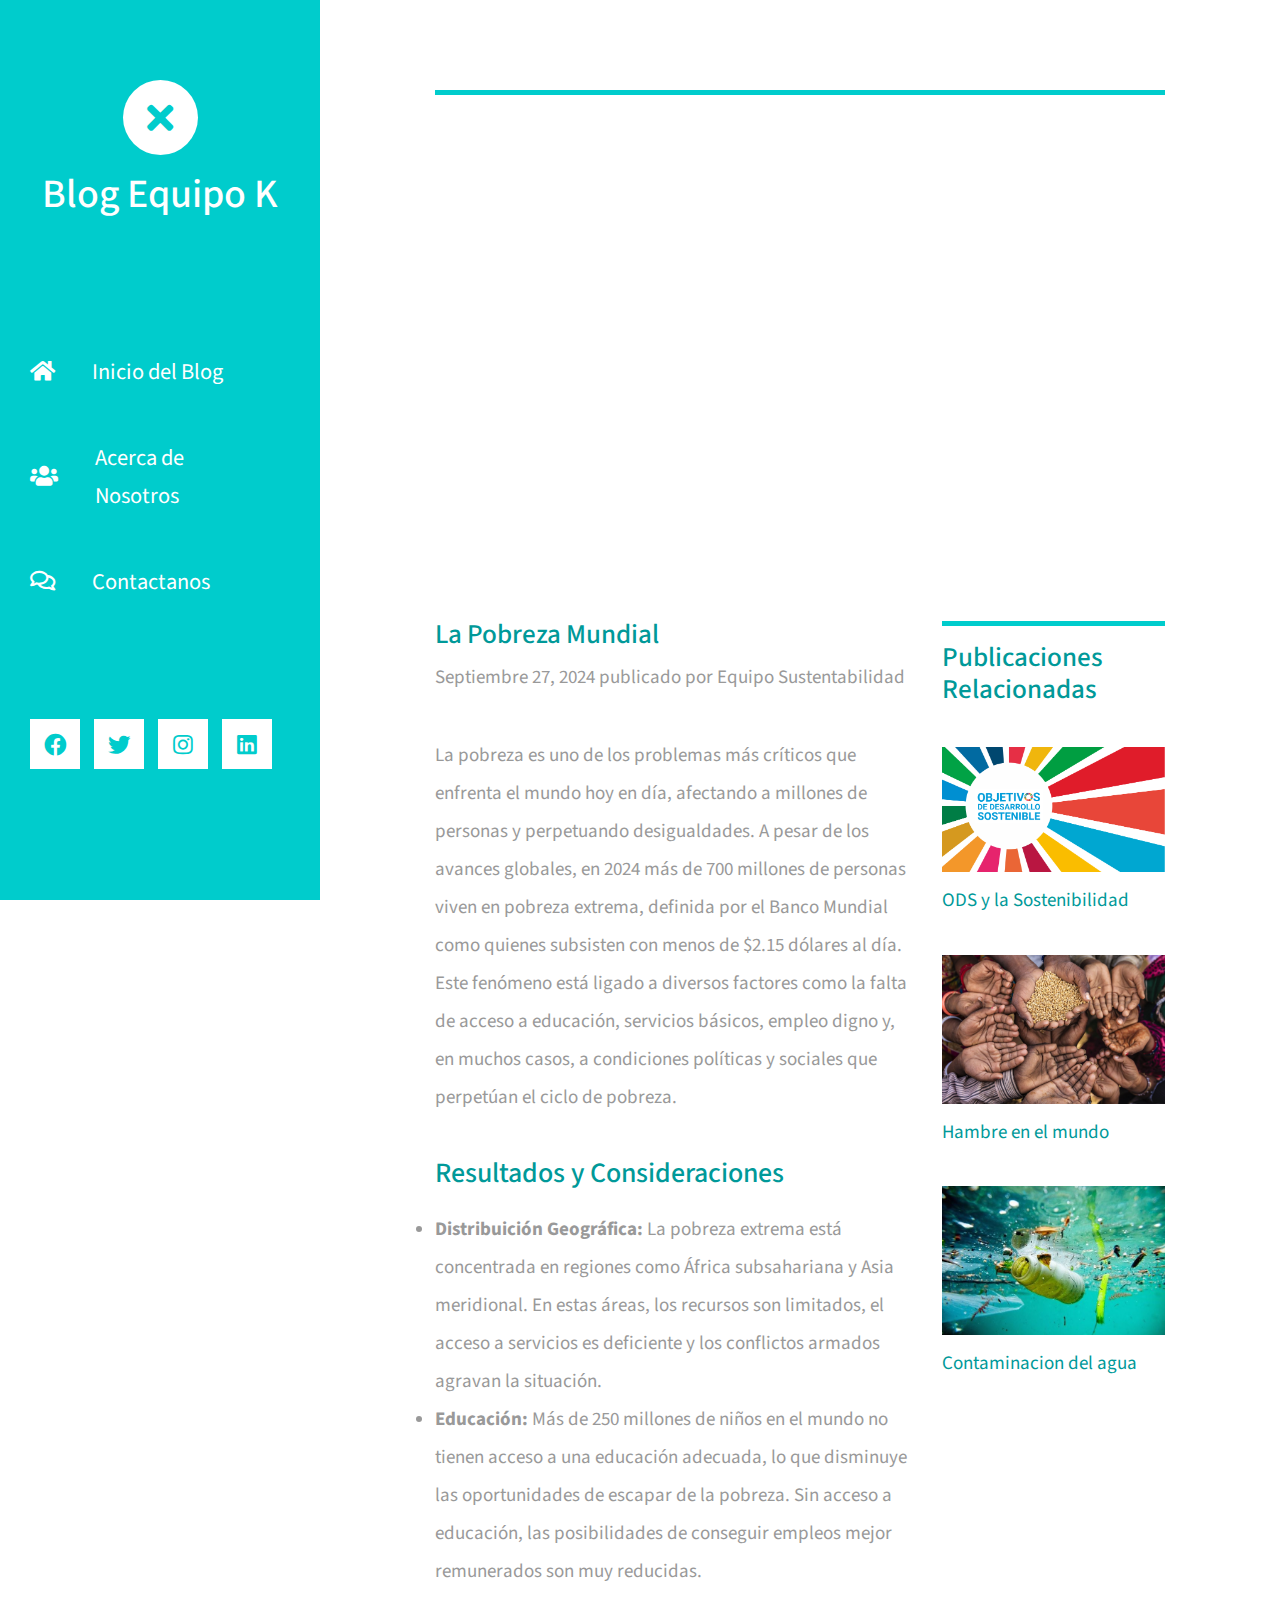
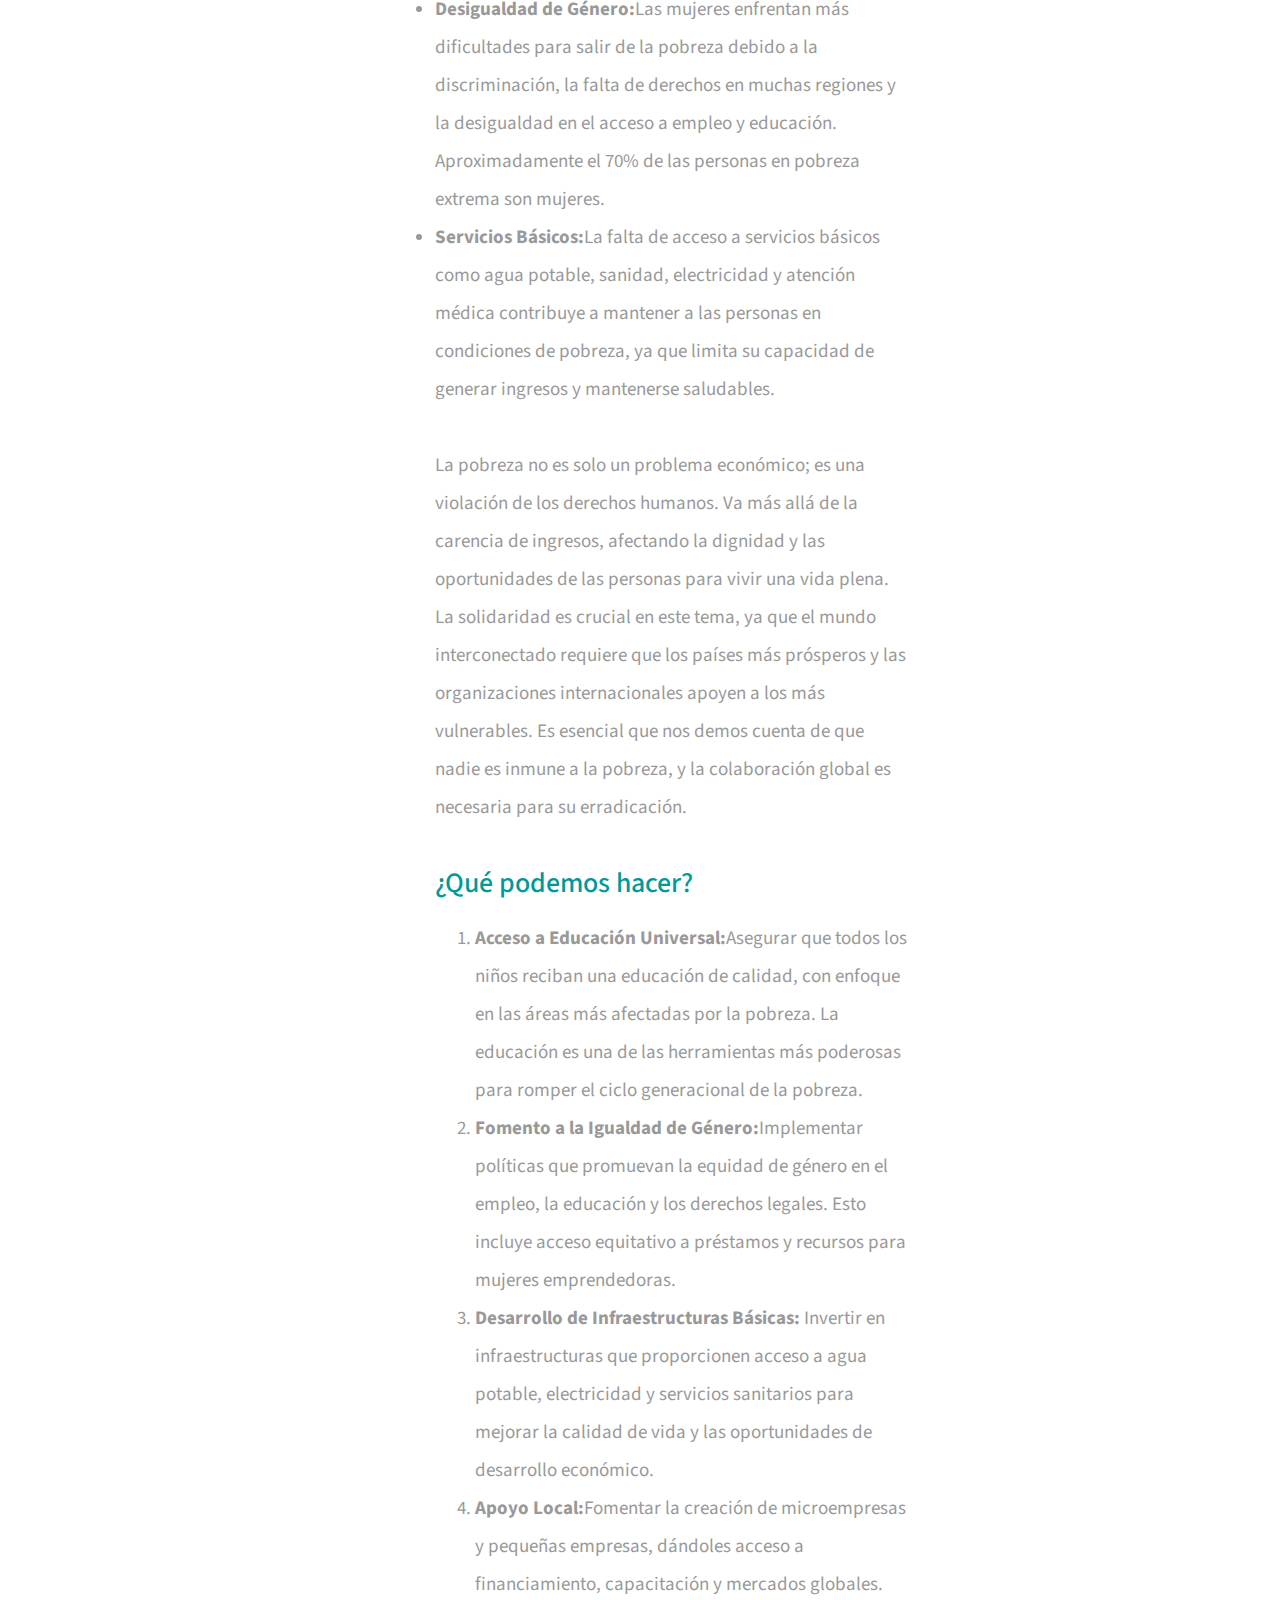
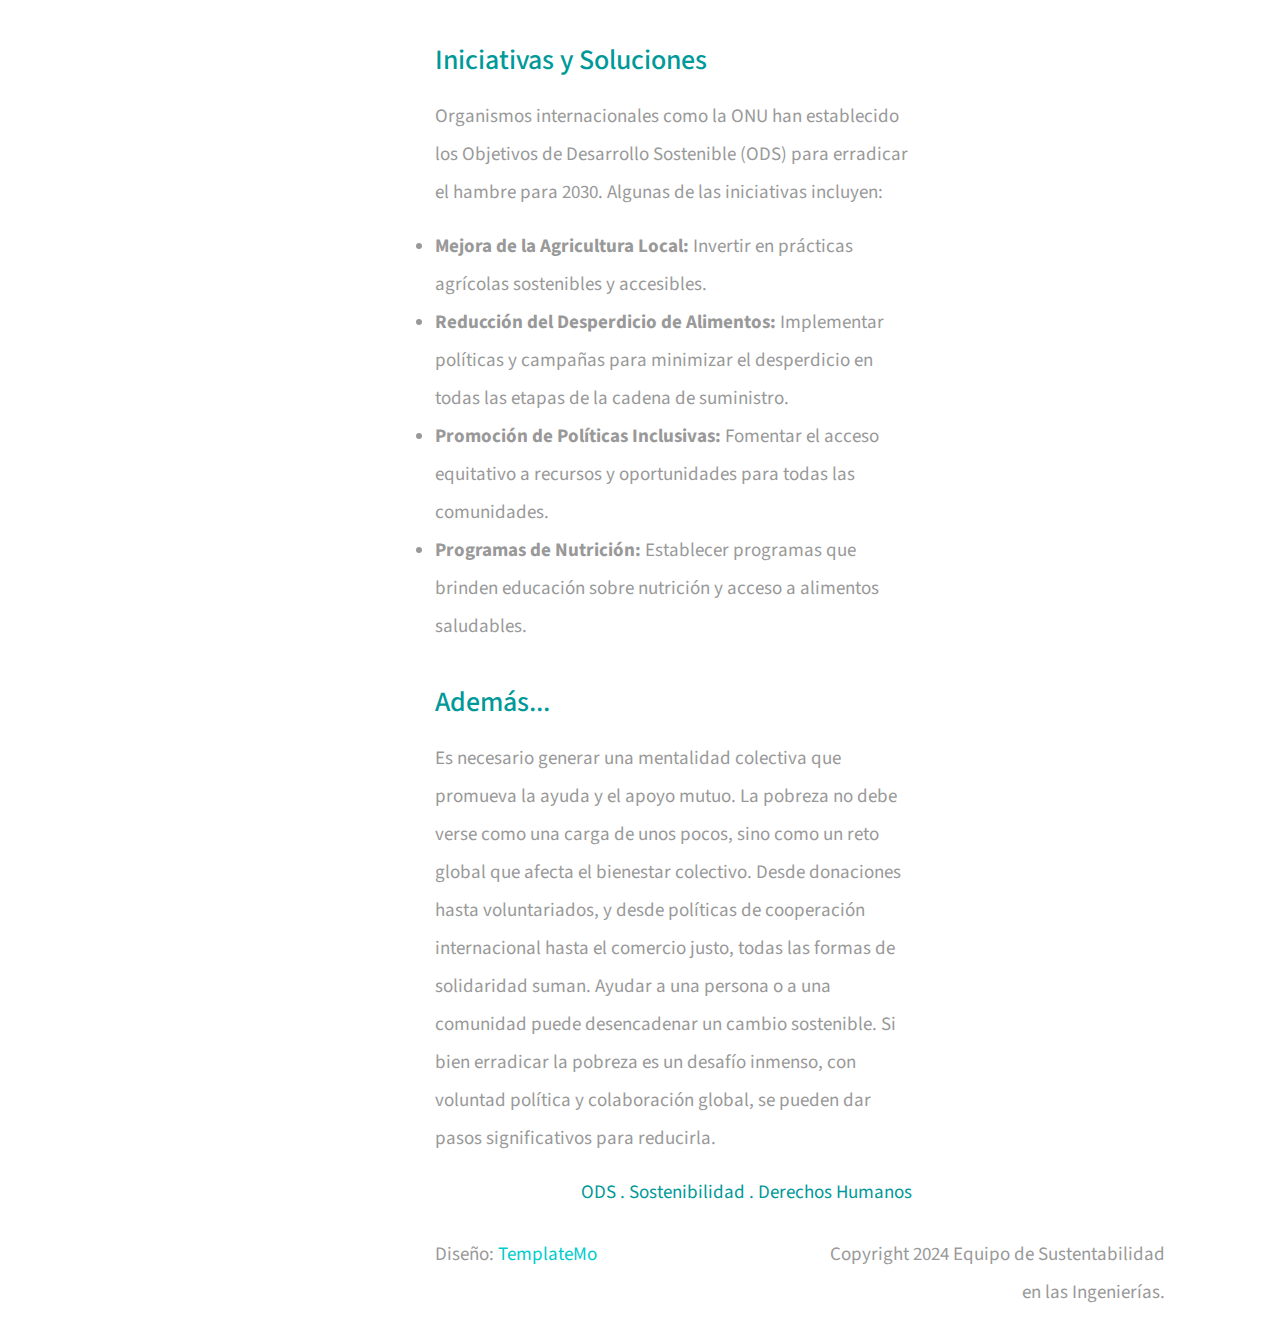
<file: posts/pobreza.html>
<!DOCTYPE html>
<html lang="en">
<head>
    <meta charset="UTF-8">
    <meta name="viewport" content="width=device-width, initial-scale=1.0">
    <title>Xtra Blog</title>
    <link rel="stylesheet" href="../fontawesome/css/all.min.css"> <!-- https://fontawesome.com/ -->
    <link href="https://fonts.googleapis.com/css2?family=Source+Sans+Pro&display=swap" rel="stylesheet">
    <link href="../css/bootstrap.min.css" rel="stylesheet">
    <link href="../css/templatemo-xtra-blog.css" rel="stylesheet">
<!--
    
TemplateMo 553 Xtra Blog

https://templatemo.com/tm-553-xtra-blog

-->
</head>
<body>
    <header class="tm-header" id="tm-header">
        <div class="tm-header-wrapper">
            <button class="navbar-toggler" type="button" aria-label="Toggle navigation">
                <i class="fas fa-bars"></i>
            </button>
            <div class="tm-site-header">
                <div class="mb-3 mx-auto tm-site-logo"><i class="fas fa-times fa-2x"></i></div>
                <h1 class="text-center">Blog Equipo K</h1>
            </div>
            <nav class="tm-nav" id="tm-nav">
                <ul>
                    <li class="tm-nav-item"><a href="../index.html" class="tm-nav-link">
                        <i class="fas fa-home"></i>
                        Inicio del Blog
                    </a></li>
                    <li class="tm-nav-item"><a href="../about.html" class="tm-nav-link">
                        <i class="fas fa-users"></i>
                        Acerca de Nosotros
                    </a></li>
                    <li class="tm-nav-item"><a href="../contact.html" class="tm-nav-link">
                        <i class="far fa-comments"></i>
                        Contactanos
                    </a></li>
                </ul>
            </nav>
            <div class="tm-mb-65">
                <a href="https://facebook.com" class="tm-social-link">
                    <i class="fab fa-facebook tm-social-icon"></i>
                </a>
                <a href="https://twitter.com" class="tm-social-link">
                    <i class="fab fa-twitter tm-social-icon"></i>
                </a>
                <a href="https://instagram.com" class="tm-social-link">
                    <i class="fab fa-instagram tm-social-icon"></i>
                </a>
                <a href="https://linkedin.com" class="tm-social-link">
                    <i class="fab fa-linkedin tm-social-icon"></i>
                </a>
            </div>
        </div>
    </header>
    <div class="container-fluid">
        <main class="tm-main">
            <div class="row tm-row">
                <div class="col-12">
                    <hr class="tm-hr-primary tm-mb-55">
                    <!-- Video player de YouTube con contenedor responsive -->
                    <div class="video-container">
                        <iframe src="https://www.youtube.com/embed/PQveU35dxIE?si=LlDJov0PcGg5_0fW" 
                                title="YouTube video player" frameborder="0" allow="accelerometer; autoplay; clipboard-write; encrypted-media; gyroscope; picture-in-picture; web-share" allowfullscreen>
                        </iframe>
                    </div>
                </div>                               
            </div>
            <div class="row tm-row">
                
                <div class="col-lg-8 tm-post-col">
                    <div class="tm-post-full">
                        <div class="mb-4">
                            <h2 class="pt-2 tm-color-primary tm-post-title">La Pobreza Mundial</h2>
                            <p class="tm-mb-40">Septiembre 27, 2024 publicado por Equipo Sustentabilidad</p>
                            <p>
                                La pobreza es uno de los problemas más críticos que enfrenta el mundo hoy en día, afectando a millones de personas y perpetuando desigualdades. A pesar de los avances globales, en 2024 más de 700 millones de personas viven en pobreza extrema, definida por el Banco Mundial como quienes subsisten con menos de $2.15 dólares al día. Este fenómeno está ligado a diversos factores como la falta de acceso a educación, 
                                servicios básicos, empleo digno y, en muchos casos, a condiciones políticas y sociales que perpetúan el ciclo de pobreza.
                            </p>
                            <h3 class="tm-color-primary">Resultados y Consideraciones</h3>
                            <ul>
                                <li><strong>Distribuición Geográfica:</strong>  La pobreza extrema está concentrada en regiones como África subsahariana y Asia meridional. En estas áreas, los recursos son limitados, el acceso a servicios es deficiente y los conflictos armados agravan la situación.</li>
                                <li><strong>Educación:</strong> Más de 250 millones de niños en el mundo no tienen acceso a una educación adecuada, lo que disminuye las oportunidades de escapar de la pobreza. Sin acceso a educación, las posibilidades de conseguir empleos mejor remunerados son muy reducidas.</li>
                                <li><strong>Desigualdad de Género:</strong>Las mujeres enfrentan más dificultades para salir de la pobreza debido a la discriminación, la falta de derechos en muchas regiones y la desigualdad en el acceso a empleo y educación. Aproximadamente el 70% de las personas en pobreza extrema son mujeres.</li>
                                <li><strong>Servicios Básicos:</strong>La falta de acceso a servicios básicos como agua potable, sanidad, electricidad y atención médica contribuye a mantener a las personas en condiciones de pobreza, ya que limita su capacidad de generar ingresos y mantenerse saludables.</li>
                            </ul>
                            <br>
                            <p>
                                La pobreza no es solo un problema económico; es una violación de los derechos humanos. Va más allá de la carencia de ingresos, afectando la dignidad y las oportunidades de las personas para vivir una vida plena. La solidaridad es crucial en este tema, ya que el mundo interconectado requiere que los países más prósperos y las organizaciones internacionales apoyen a los más vulnerables. Es esencial que nos demos cuenta de que nadie es inmune a la pobreza, y la colaboración global es necesaria para su erradicación.


                            </p>
                            <h3 class="tm-color-primary">¿Qué podemos hacer?</h3>
                            <ol>
                                <li><strong>Acceso a Educación Universal:</strong>Asegurar que todos los niños reciban una educación de calidad, con enfoque en las áreas más afectadas por la pobreza. La educación es una de las herramientas más poderosas para romper el ciclo generacional de la pobreza.</li>
                                <li><strong>Fomento a la Igualdad de Género:</strong>Implementar políticas que promuevan la equidad de género en el empleo, la educación y los derechos legales. Esto incluye acceso equitativo a préstamos y recursos para mujeres emprendedoras.</li>
                                <li><strong>Desarrollo de Infraestructuras Básicas:</strong>  Invertir en infraestructuras que proporcionen acceso a agua potable, electricidad y servicios sanitarios para mejorar la calidad de vida y las oportunidades de desarrollo económico.</li>
                                <li><strong>Apoyo Local:</strong>Fomentar la creación de microempresas y pequeñas empresas, dándoles acceso a financiamiento, capacitación y mercados globales.</li>
                            </ol>
                            <h3 class="tm-color-primary">Iniciativas y Soluciones</h3>
                            <p>
                                Organismos internacionales como la ONU han establecido los Objetivos de Desarrollo Sostenible (ODS) para erradicar el hambre para 2030. Algunas de las iniciativas incluyen:
                            </p>
                            <ul>
                                <li><strong>Mejora de la Agricultura Local:</strong> Invertir en prácticas agrícolas sostenibles y accesibles.</li>
                                <li><strong>Reducción del Desperdicio de Alimentos:</strong> Implementar políticas y campañas para minimizar el desperdicio en todas las etapas de la cadena de suministro.</li>
                                <li><strong>Promoción de Políticas Inclusivas:</strong> Fomentar el acceso equitativo a recursos y oportunidades para todas las comunidades.</li>
                                <li><strong>Programas de Nutrición:</strong> Establecer programas que brinden educación sobre nutrición y acceso a alimentos saludables.</li>
                            </ul>
                            <h3 class="tm-color-primary">Además...</h3>
                            <p>
                                Es necesario generar una mentalidad colectiva que promueva la ayuda y el apoyo mutuo. La pobreza no debe verse como una carga de unos pocos, sino como un reto global que afecta el bienestar colectivo. Desde donaciones hasta voluntariados, y desde políticas de cooperación internacional hasta el comercio justo, todas las formas de solidaridad suman. Ayudar a una persona o a una comunidad puede desencadenar un cambio sostenible.

                                Si bien erradicar la pobreza es un desafío inmenso, con voluntad política y colaboración global, se pueden dar pasos significativos para reducirla.                            </p>
                            <span class="d-block text-right tm-color-primary">ODS . Sostenibilidad . Derechos Humanos</span>    
                        </div>
                    </div>
                </div>
                
                
                <aside class="col-lg-4 tm-aside-col">
                    <div class="tm-post-sidebar">
                        <hr class="mb-3 tm-hr-primary">
                        <h2 class="tm-mb-40 tm-post-title tm-color-primary">Publicaciones Relacionadas</h2>
                        <a href="ods.html" class="d-block tm-mb-40">
                            <figure>
                                <img src="../img/ods.jpg" alt="Image" class="mb-3 img-fluid">
                                <figcaption class="tm-color-primary">ODS y la Sostenibilidad</figcaption>
                            </figure>
                        </a>
                        <a href="hambre.html" class="d-block tm-mb-40">
                            <figure>
                                <img src="../img/hambre.jpeg" alt="Image" class="mb-3 img-fluid">
                                <figcaption class="tm-color-primary">Hambre en el mundo</figcaption>
                            </figure>
                        </a>
                        <a href="contAgua.html" class="d-block tm-mb-40">
                            <figure>
                                <img src="../img/contAgua.jpg" alt="Image" class="mb-3 img-fluid">
                                <figcaption class="tm-color-primary">Contaminacion del agua</figcaption>
                            </figure>
                        </a>
                    </div>
                </aside>
            </div>
            <footer class="row tm-row">
                <div class="col-md-6 col-12 tm-color-gray">
                    Diseño: <a rel="nofollow" target="_parent" href="https://templatemo.com"
                        class="tm-external-link">TemplateMo</a>
                </div>
                <div class="col-md-6 col-12 tm-color-gray tm-copyright">
                    Copyright 2024 Equipo de Sustentabilidad en las Ingenierías.
                </div>
            </footer>
        </main>
    </div>
    <script src="../js/jquery.min.js"></script>
    <script src="../js/templatemo-script.js"></script>

</body>

</html>
</file>
<file: css/templatemo-xtra-blog.css>
/*

TemplateMo 553 Xtra Blog

https://templatemo.com/tm-553-xtra-blog

*/

html { overflow-x: hidden; }

body {
    margin: 0;
    padding: 0;
    font-family: 'Source Sans Pro', sans-serif;
    font-size: 19px;
    line-height: 2em;
    overflow-x: hidden;
}

p, span , li{ color: #999; }
hr { 
    border-top-color: #CCC; 
    margin-top: 10px;
    margin-bottom: 10px;
}
.form-control::-webkit-input-placeholder { color: #999; }  
.form-control:-ms-input-placeholder { color: #999; }  
.form-control::placeholder { color: #999; }

.tm-header {
    background-color: #0CC;
    color: white;
    
    position: fixed;
    top: 0;
    left: 0;
    bottom: 0;
    z-index: 100;
    width: 400px;
    overflow-y: visible;     
}

.tm-header-wrapper {
    overflow-y: scroll;
    scrollbar-width: none;
    -ms-overflow-style: none;
    padding: 30px;
    width: 100%;
    height: 100%; 
}

.tm-header-wrapper::-webkit-scrollbar {
    width: 0;
    height: 0;
}

.tm-site-header {
    margin-top: 50px;
    margin-bottom: 115px;
}

.tm-site-logo {
    width: 75px;
    height: 75px;
    border-radius: 50%;
    background-color: white;    
    display: flex;
    align-items: center;
    justify-content: center;
}

.tm-site-logo i { color: #0CC; }

.tm-main {
    margin-left: 400px;
    padding: 80px 100px 25px;
}

.tm-post { max-width: 470px; }

.tm-row {
    max-width: 980px;
    justify-content: space-between;
}

.tm-nav { margin-bottom: 100px; }

.tm-nav-item {
    list-style: none;
    margin-bottom: 30px;
}

.tm-nav-link {
    color: white;
    background-color: transparent;
    height: 75px;
    width: 100%;
    max-width: 300px;    
    display: flex;
    align-items: center;
    font-size: 1.4rem;
    padding: 30px;
}

.tm-nav-item:hover .tm-nav-link,
.tm-nav-item.active .tm-nav-link
 {
    color: #0CC;
    background-color: white;
    text-decoration: none;
}

.tm-nav ul { position: relative; }

.tm-nav-item:hover:after,
.tm-nav-item.active:after {
    content: '';
    width: 100%;
    max-width: 300px;    
    height: 75px;
    display: block;
    border: 1px solid white;
    margin-left: 10px;
    margin-top: -65px;
    position: absolute;
    z-index: -1000;
}

.tm-nav-link i { margin-right: 37px; }

ul { 
    margin: 0; 
    padding: 0;
}

.tm-nav { margin-left: -30px; }

.tm-social-link {
    display: inline-block;
    background-color: white;    
    font-size: 1.4rem;
    width: 50px;
    height: 50px;
    text-align: center;
    padding-top: 8px; 
    margin-right: 15px;   
    margin-bottom: 15px;
}

.tm-social-icon { 
    color: #0CC;    
    transition: all 0.3s ease;
}

.tm-social-link:hover .tm-social-icon.fa-facebook { color: #3b5998; }
.tm-social-link:hover .tm-social-icon.fa-twitter { color: #00acee; }
.tm-social-link:hover .tm-social-icon.fa-instagram { color: #3f729b; }
.tm-social-link:hover .tm-social-icon.fa-linkedin { color: #0e76a8; }
.navbar-toggler { display: none; }

.tm-search-form {
    display: flex;
    align-items: center;
    justify-content: flex-end;
}

.form-inline .form-control.tm-search-input {
    display: block;
    height: 60px;
    width: 480px;
    margin-right: 30px;
    border-radius: 0;
    border-color: #0CC;
    font-size: 1.2rem;
}

.tm-search-button {
    width: 60px;
    height: 60px;
    border: none;
    background-color: #0CC;
    transition: all 0.3s ease;
}

.tm-search-button:hover { background-color: #09b6b6; }

.tm-search-icon {
    color: white;
    font-size: 1.3rem;
}

.tm-post-link {
    display: block;
    position: relative;
	cursor: pointer;
}

.tm-post-link-inner {
    overflow: hidden;
    background: #3085a3;
}

.tm-post-link img {
    position: relative;
	display: block;
	max-height: 300px;
	max-width: 100%;
	opacity: 0.8;
}

.effect-lily img {
	max-width: none;
	width: -webkit-calc(100% + 50px);
	width: calc(100% + 50px);
	opacity: 0.7;
	-webkit-transition: opacity 0.35s, -webkit-transform 0.35s;
	transition: opacity 0.35s, transform 0.35s;
	-webkit-transform: translate3d(-40px,0, 0);
	transform: translate3d(-40px,0,0);
}

.effect-lily:hover img { opacity: 1; }

.effect-lily:hover img {
    -webkit-transform: translate3d(0,0,0);
	transform: translate3d(0,0,0);
}

.tm-post { margin-bottom: 75px; }

.tm-new-badge {
    top: 25px;
    right: -10px;
    background-color: #0CC;
    color: white;
    padding: 5px 20px;
}

.tm-post-title {
    font-size: 1.7rem;
    transition: all 0.3s ease;
}

.tm-h3 {
    font-size: 1.3rem;
    color: #999;
}

.tm-post-link:hover .tm-post-title { color: #0CC; }

.tm-btn {
    display: inline-block;
    border-radius: 5px;
    font-size: 1.3rem;
    transition: all 0.3s ease;
}

.tm-btn-primary {    
    background-color: #0CC;
    color: white;  
    padding: 8px 43px;
    border: none;
}

.tm-btn-small { padding: 8px 33px; }

.tm-btn-primary:hover {
    background-color: #09b6b6;
    color: white;
}

.tm-paging-nav ul li {
    list-style: none;
    display: inline-block;
    margin-right: 10px;
}

.tm-paging-nav ul li:last-child { margin-right: 0; }

.tm-paging-link {
    background-color: #F0F0F0;
    color: #999;
    width: 50px;
    height: 50px;
    display: flex;
    align-items: center;
    justify-content: center;    
}

.tm-paging-item .tm-paging-link:hover,
.tm-paging-item.active .tm-paging-link {
    background-color: #0CC;
    color: white;
}

.tm-btn.disabled {
    background-color: #F0F0F0;
    color: #999;
    cursor: not-allowed;
}

.tm-external-link { color: #0CC; }
.tm-external-link:hover { color: #09b6b6; }

.tm-paging-wrapper {
    display: flex;
    justify-content: flex-end;
    align-items: center;
}

.tm-prev-next-wrapper,
.tm-paging-wrapper {
    flex: 0 0 50%;
    max-width: 50%;
    padding-left: 15px;
    padding-right: 15px;
}

.tm-copyright { text-align: right; }

/* Single Post page */
hr.tm-hr-primary { border-top: 5px solid #0CC; }

video {
    width: 100%;
    height: auto;
}

.tm-comment {
    display: flex;
    align-items: flex-start;
}

.tm-comment-figure {
    margin-top: 10px;
    margin-right: 30px;
}

.tm-comment-reply { padding-left: 37px; }

.form-control {
    height: 45px;
    border-color: #0CC;
    border-radius: 0;
}

.tm-comment-form { max-width: 360px; }
.tm-category-list { list-style-type: none; }
figure { margin: 0; }
figcaption { line-height: 1.4; }

.tm-post-full { max-width: 600px; }

.tm-post-sidebar {
    max-width: 280px;
    margin-left: auto;
    margin-right: 0;
}

.tm-pt-20 { padding-top: 20px; }
.tm-pt-30 { padding-top: 30px; }
.tm-pt-45 { padding-top: 45px; }
.tm-pt-60 { padding-top: 60px; }
.tm-mb-40 { margin-bottom: 40px; }
.tm-mb-45 { margin-bottom: 45px; }
.tm-mb-55 { margin-bottom: 55px; }
.tm-mb-60 { margin-bottom: 60px; }
.tm-mb-65 { margin-bottom: 65px; }
.tm-mb-75 { margin-bottom: 75px; }
.tm-mb-80 { margin-bottom: 80px; }
.tm-mb-120 { margin-bottom: 120px; }
.tm-mt-40 { margin-top: 40px; }
.tm-mt-100 { margin-top: 100px; }
.tm-mr-20 { margin-right: 20px; }
.tm-color-primary, span.tm-color-primary { color: #099; }
a.tm-color-gray, .tm-color-gray { color: #999; }
a.tm-color-gray:hover { color: #099; }
.tm-bg-gray { background-color: #F3F4F5; }
button:focus { outline: none; }
a:hover { 
    text-decoration: none; 
    color: #048c8c;
}

a:hover figcaption { color: #056767; }
.img-thumbnail { max-width: none; }
.tm-about-pad { padding: 40px 35px; }
.tm-person { max-width: 430px; }
.tm-line-height-short { line-height: 1.8; }

.gmap_canvas {
    overflow:hidden;
    background:none!important;
    height:477px;
    width:100%;
}

.tm-social-links li { 
    list-style: none; 
    display: inline-block;
}

.tm-social-links li a {
    display: block;
    color: white;
    background-color: #0CC;
    width: 45px;
    height: 45px;    
    margin-right: 15px;    
}

.tm-social-links li a i { transition: all 0.3s ease; }
.tm-social-links li a:hover i.fa-facebook { color: #3b5998; }
.tm-social-links li a:hover i.fa-twitter { color: #00acee; }
.tm-social-links li a:hover i.fa-youtube { color: #c4302b; }
.tm-social-links li a:hover i.fa-instagram { color: #3f729b; }

.tm-contact-right { padding-left: 55px; }
.tm-contact-form { max-width: 488px; }

.tm-contact-form input,
.tm-contact-form textarea {
    max-width: 360px;
}

.tm-contact-form label { font-size: 1.4rem; }
.tm-contact-form .form-group { display: flex; }

/* Contenedor para mantener el aspecto 16:9 */
.video-container {
    position: relative;
    width: 100%;
    padding-bottom: 56.25%; /* 16:9 ratio (9/16 = 0.5625) */
    height: 0;
    overflow: hidden;
    margin-bottom: 50px;
}

/* El iframe ocupa todo el espacio del contenedor y mantiene el aspecto */
.video-container iframe {
    position: absolute;
    top: 0;
    left: 0;
    width: 100%;
    height: 100%;
}

.mb-4 h3 {
    margin-top: 40px;
    margin-bottom: 20px;
}

@media (max-width: 1540px) {
    .tm-header { width: 320px; }

    .tm-main {
        margin-left: 320px;
        width: calc(100% - 320px);
    }
}

@media (max-width: 1300px) {
    .tm-about-col {
        flex: 0 0 100%;
        max-width: 100%;
        margin-bottom: 30px;
    }
}

@media (max-width: 1288px) {
    .tm-social-link { margin-right: 10px; }
}

@media (max-width: 1199px) {
    .tm-post-sidebar { max-width: 440px; }
    .form-inline .form-control.tm-search-input { width: 420px; }
}

@media (max-width: 1086px) {
    .form-inline .form-control.tm-search-input {
        width: 80%;
        margin-right: 15px;
    }
}

/* Hide sidebar */
@media (max-width: 991px) {
    .tm-header {
        width: 320px;
        left: -320px;        
        transition: all 0.3s ease;
    }

    .tm-header.show { left: 0; }
    .tm-header-wrapper { padding: 15px; }

    .navbar-toggler {
        display: block;
        position: fixed;
        left: 0;
        top: 0;
        background-color: rgba(56, 204, 204, 0.75);
        color: white;
        padding: 10px 15px;
        transition: all 0.3s ease;
        border-radius: 0;
        top: 5px;
    }

    .tm-header.show .navbar-toggler { left: 320px; }

    .tm-main {
        margin-left: 0;
        padding: 50px 40px;
        width: 100%;
    }

    .tm-post-sidebar {
        margin-left: 0;
        margin-right: auto;
    }

    .tm-person-col { width: 50%; }
    .tm-person { flex-direction: row; }

    .tm-contact-left {
        flex: 0 0 58.333333%;
        max-width: 58.333333%;
    }

    .tm-contact-right {
        flex: 0 0 41.666667%;
        max-width: 41.666667%;
    }

    .tm-post-full { max-width: none; }
}

@media (max-width: 767px) {
    .form-inline .form-control.tm-search-input {
        width: 70%;
        max-width: 375px;
        margin-right: 15px;
    }

    .tm-search-form { justify-content: flex-start; }
    .tm-main { padding: 60px 10px; }

    .tm-prev-next-wrapper,
    .tm-paging-wrapper {
        flex: 0 0 100%;
        max-width: 100%;
    }

    .tm-paging-wrapper { 
        margin-top: 50px; 
        justify-content: flex-start;
    }

    .tm-copyright { text-align: left; }
}

@media (max-width: 1199px) and (min-width: 992px) {
    .tm-person-col,
    .tm-contact-left,
    .tm-contact-right {
        flex: 0 0 100%;
        max-width: 100%;
    }

    .tm-contact-right { padding-left: 15px; }

    .tm-post-col,
    .tm-aside-col {
        flex: 0 0 100%;
        max-width: 100%;
    }

    .tm-post-sidebar {
        margin-left: 0;
        margin-right: auto;
    }
}

@media (max-width: 709px) {
    .tm-person-col { width: 100%; }
}

@media (min-width: 826px) {
    .tm-about-col {
        flex: 0 0 50%;
        max-width: 50%;
    }

    .tm-person { flex-direction: row; }
}

@media (max-width: 630px) {
    .tm-contact-left,
    .tm-contact-right {
        flex: 0 0 100%;
        max-width: 100%;
    }

    .tm-contact-right { padding-left: 15px; }
}

@media (max-width: 575px) {
    .tm-contact-form input, 
    .tm-contact-form textarea {
        max-width: 100%;
    }
}

@media (max-width: 480px) {
    .tm-person-col { width: 100%; }
    .tm-person { flex-direction: row; }
}

.tm-person img { max-width: 150px; }
</file>
